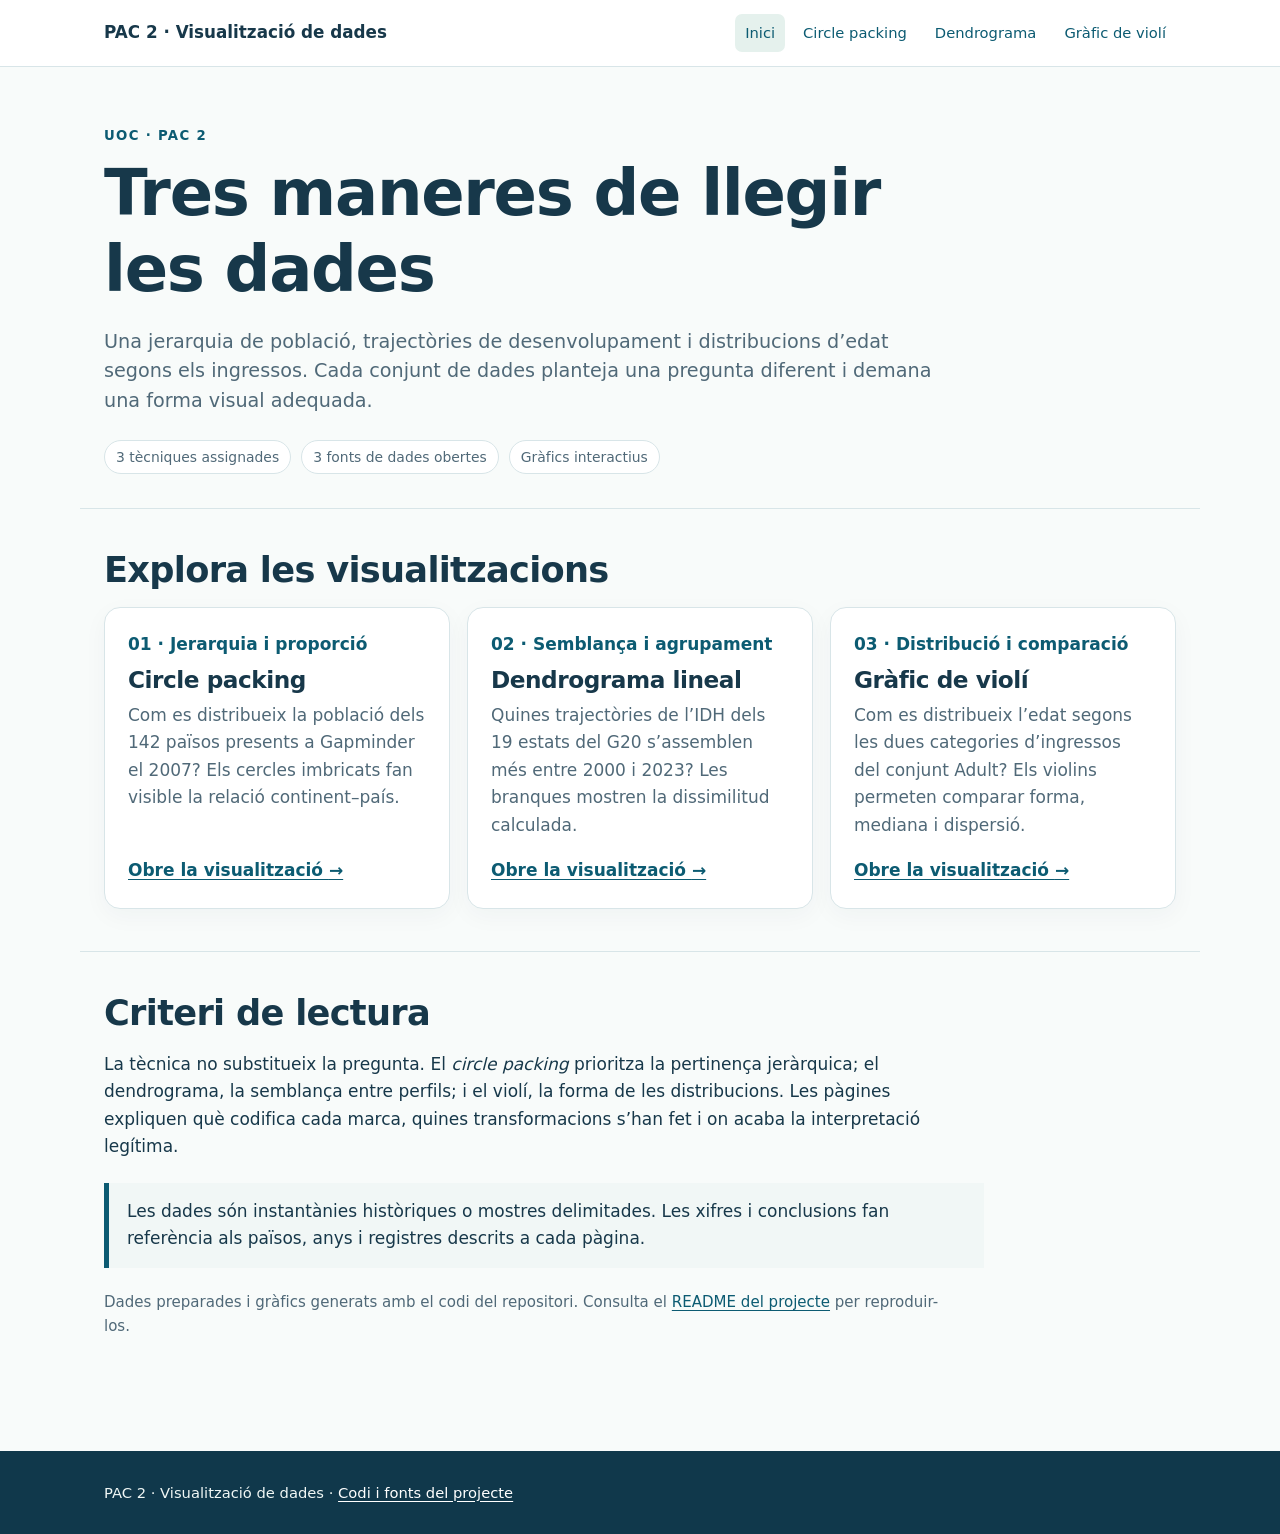
<file: index.html>
<!doctype html>
<html lang="ca">
<head>
  <meta charset="utf-8">
  <meta name="viewport" content="width=device-width, initial-scale=1">
  <meta name="description" content="PAC 2 de visualització de dades: circle packing, dendrograma lineal i gràfic de violí amb dades obertes.">
  <title>PAC 2 · Tres maneres de llegir les dades</title>
  <link rel="stylesheet" href="assets/site.css">
</head>
<body>
  <a class="skip" href="#contingut">Ves al contingut</a>
  <header class="site-header"><div class="header-inner">
    <a class="brand" href="index.html">PAC 2 · Visualització de dades</a>
    <nav class="top-nav" aria-label="Navegació principal">
      <a href="index.html" aria-current="page">Inici</a><a href="circle_packing.html">Circle packing</a><a href="dendrogram.html">Dendrograma</a><a href="violin_plot.html">Gràfic de violí</a>
    </nav>
  </div></header>
  <main id="contingut">
    <div class="container hero">
      <p class="eyebrow">UOC · PAC 2</p>
      <h1>Tres maneres de llegir les dades</h1>
      <p class="lede">Una jerarquia de població, trajectòries de desenvolupament i distribucions d’edat segons els ingressos. Cada conjunt de dades planteja una pregunta diferent i demana una forma visual adequada.</p>
      <ul class="meta-list"><li>3 tècniques assignades</li><li>3 fonts de dades obertes</li><li>Gràfics interactius</li></ul>
    </div>
    <section class="container section" aria-labelledby="explora">
      <h2 id="explora">Explora les visualitzacions</h2>
      <div class="cards">
        <article class="card"><span class="number">01 · Jerarquia i proporció</span><h2>Circle packing</h2><p>Com es distribueix la població dels 142 països presents a Gapminder el 2007? Els cercles imbricats fan visible la relació continent–país.</p><a href="circle_packing.html">Obre la visualització <span aria-hidden="true">→</span></a></article>
        <article class="card"><span class="number">02 · Semblança i agrupament</span><h2>Dendrograma lineal</h2><p>Quines trajectòries de l’IDH dels 19 estats del G20 s’assemblen més entre 2000 i 2023? Les branques mostren la dissimilitud calculada.</p><a href="dendrogram.html">Obre la visualització <span aria-hidden="true">→</span></a></article>
        <article class="card"><span class="number">03 · Distribució i comparació</span><h2>Gràfic de violí</h2><p>Com es distribueix l’edat segons les dues categories d’ingressos del conjunt Adult? Els violins permeten comparar forma, mediana i dispersió.</p><a href="violin_plot.html">Obre la visualització <span aria-hidden="true">→</span></a></article>
      </div>
    </section>
    <section class="container section" aria-labelledby="criteri">
      <h2 id="criteri">Criteri de lectura</h2>
      <p>La tècnica no substitueix la pregunta. El <em>circle packing</em> prioritza la pertinença jeràrquica; el dendrograma, la semblança entre perfils; i el violí, la forma de les distribucions. Les pàgines expliquen què codifica cada marca, quines transformacions s’han fet i on acaba la interpretació legítima.</p>
      <div class="callout"><p>Les dades són instantànies històriques o mostres delimitades. Les xifres i conclusions fan referència als països, anys i registres descrits a cada pàgina.</p></div>
      <p class="note">Dades preparades i gràfics generats amb el codi del repositori. Consulta el <a href="https://github.com/bertamoyano/UOC_dataViz_PAC2#readme">README del projecte</a> per reproduir-los.</p>
    </section>
  </main>
  <footer class="site-footer"><div class="container">PAC 2 · Visualització de dades · <a href="https://github.com/bertamoyano/UOC_dataViz_PAC2">Codi i fonts del projecte</a></div></footer>
</body>
</html>
</file>
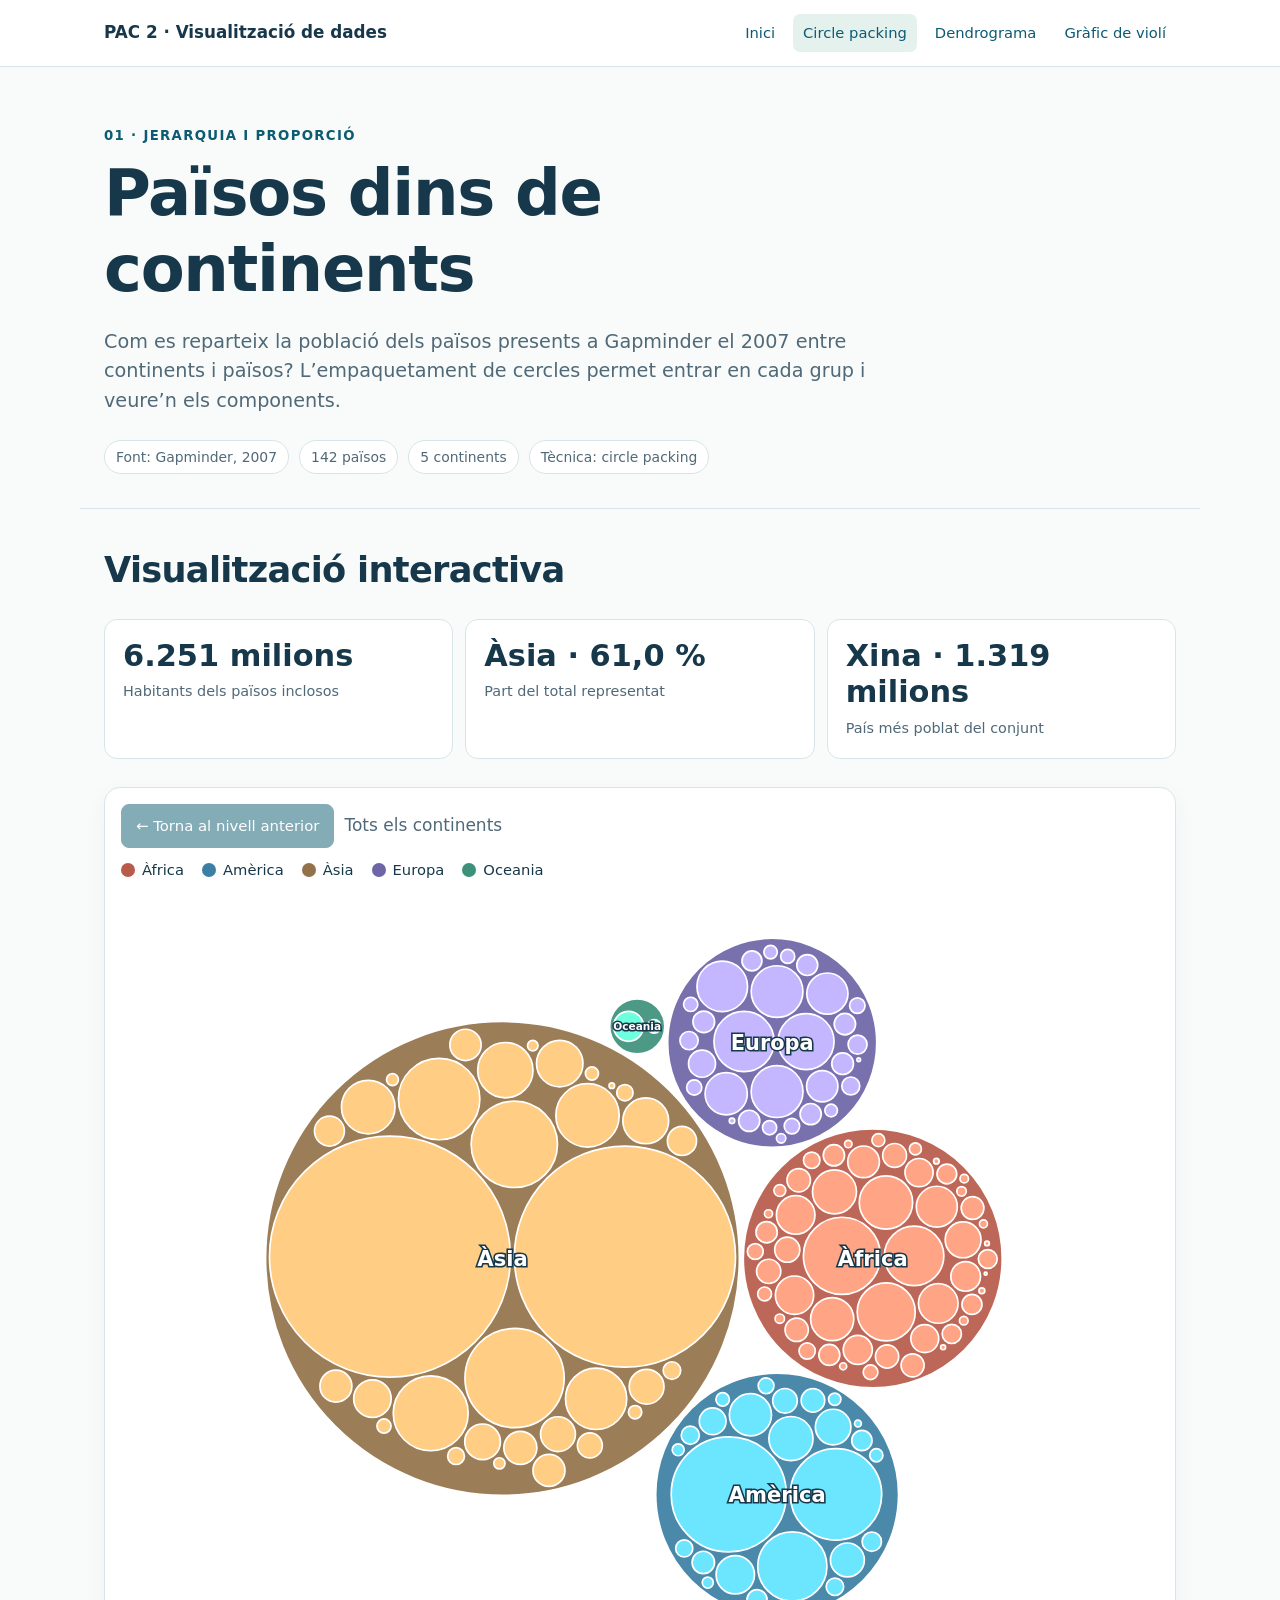
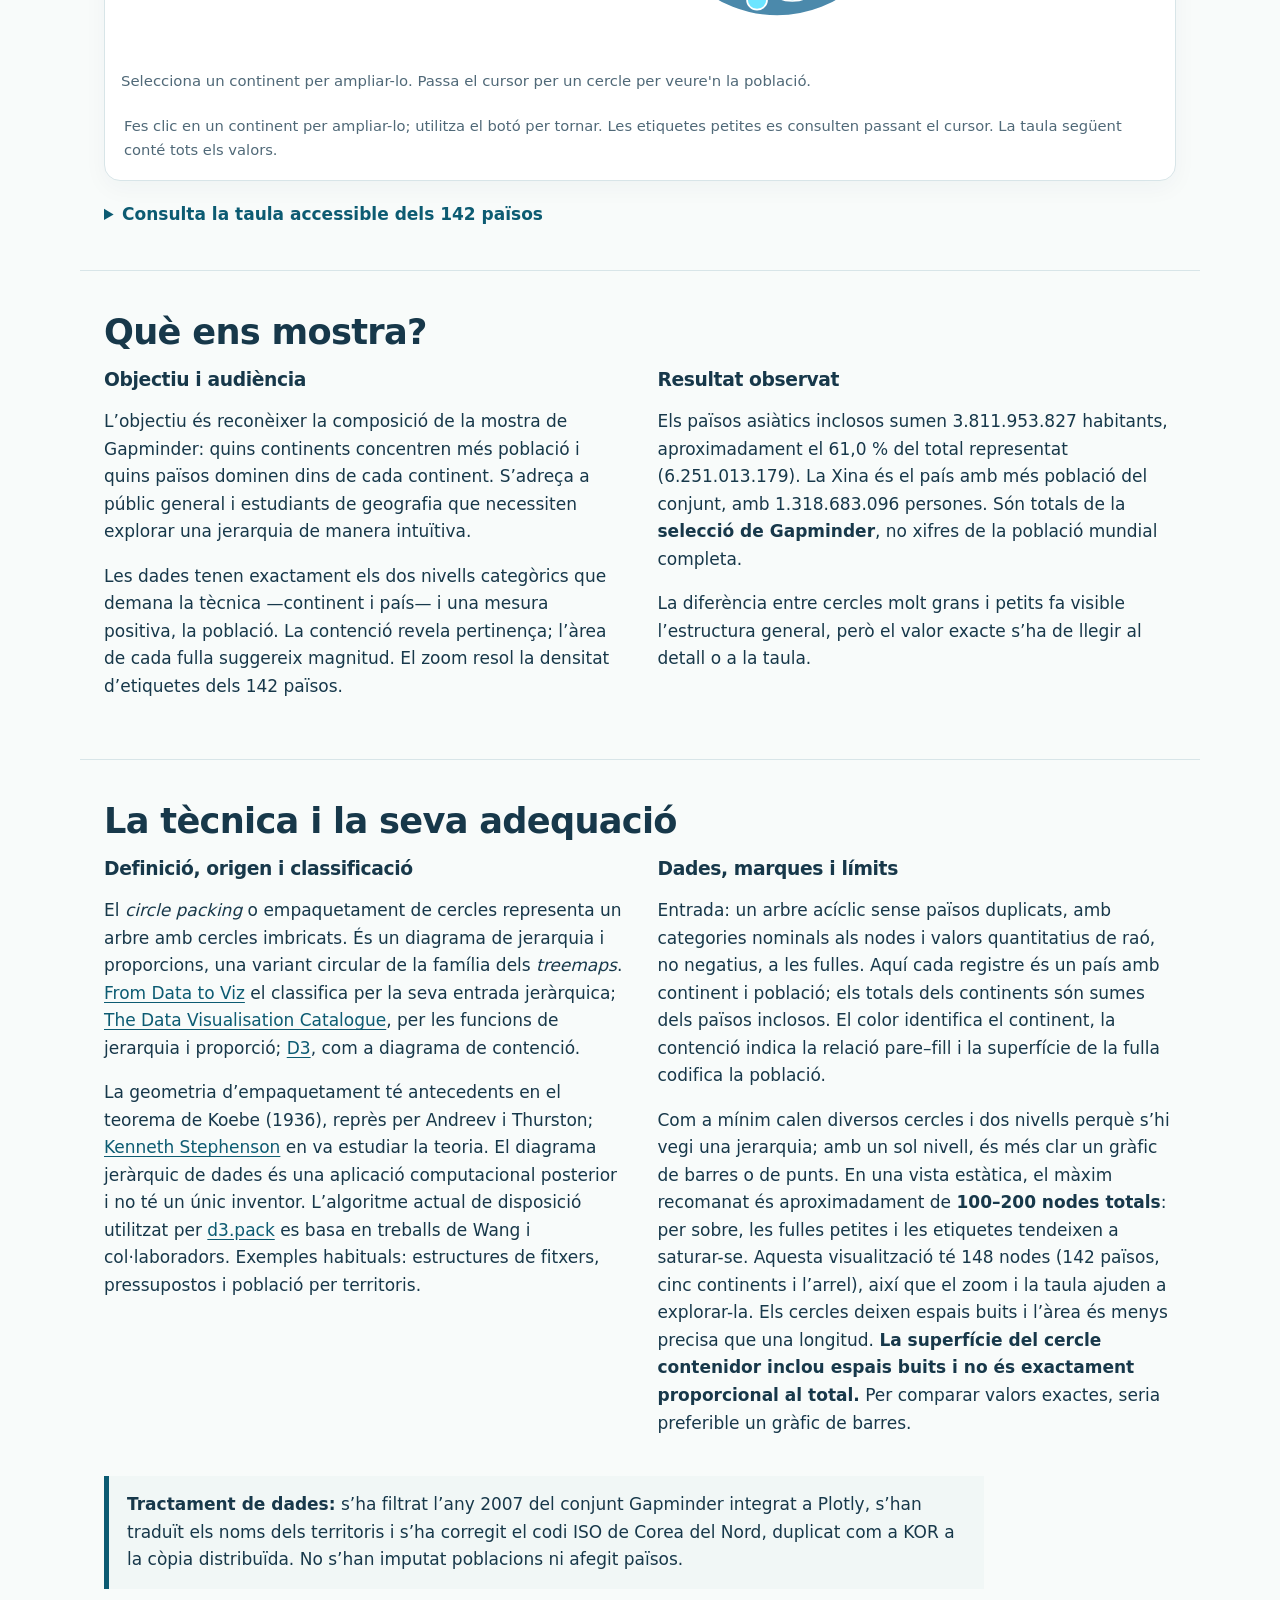
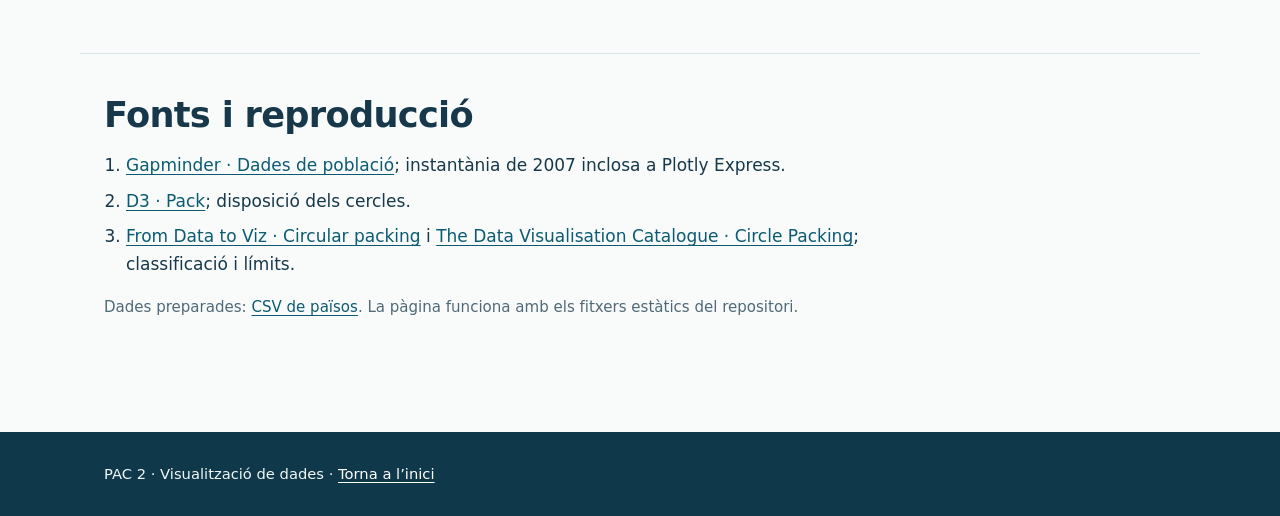
<file: circle_packing.html>
<!doctype html>
<html lang="ca">
<head>
  <meta charset="utf-8"><meta name="viewport" content="width=device-width, initial-scale=1">
  <meta name="description" content="Circle packing interactiu de la població de 142 països de Gapminder el 2007, amb teoria i interpretació.">
  <title>Circle packing · PAC 2</title><link rel="stylesheet" href="assets/site.css">
</head>
<body>
  <a class="skip" href="#contingut">Ves al contingut</a>
  <header class="site-header"><div class="header-inner"><a class="brand" href="index.html">PAC 2 · Visualització de dades</a><nav class="top-nav" aria-label="Navegació principal"><a href="index.html">Inici</a><a href="circle_packing.html" aria-current="page">Circle packing</a><a href="dendrogram.html">Dendrograma</a><a href="violin_plot.html">Gràfic de violí</a></nav></div></header>
  <main id="contingut">
    <div class="container hero"><p class="eyebrow">01 · Jerarquia i proporció</p><h1>Països dins de continents</h1><p class="lede">Com es reparteix la població dels països presents a Gapminder el 2007 entre continents i països? L’empaquetament de cercles permet entrar en cada grup i veure’n els components.</p><ul class="meta-list"><li>Font: Gapminder, 2007</li><li>142 països</li><li>5 continents</li><li>Tècnica: circle packing</li></ul></div>
    <section class="container section" aria-labelledby="grafica"><h2 id="grafica">Visualització interactiva</h2>
      <div class="stat-grid"><div class="stat"><strong>6.251 milions</strong><span>Habitants dels països inclosos</span></div><div class="stat"><strong>Àsia · 61,0 %</strong><span>Part del total representat</span></div><div class="stat"><strong>Xina · 1.319 milions</strong><span>País més poblat del conjunt</span></div></div>
      <div class="chart-panel">
        <div class="circle-controls"><button id="circle-back" type="button" disabled>← Torna al nivell anterior</button><span id="circle-breadcrumb" aria-live="polite">Tots els continents</span></div>
        <ul class="legend" aria-label="Colors dels continents"><li><span class="swatch" style="background:#b85b4a"></span>Àfrica</li><li><span class="swatch" style="background:#3c7fa4"></span>Amèrica</li><li><span class="swatch" style="background:#937249"></span>Àsia</li><li><span class="swatch" style="background:#6d65a6"></span>Europa</li><li><span class="swatch" style="background:#3d917b"></span>Oceania</li></ul>
        <svg id="circle-chart" role="group" aria-label="Cercles imbricats amb cinc continents i 142 països; la superfície dels cercles de país representa la població el 2007."></svg>
        <div id="circle-tooltip" role="status" aria-live="polite">S’estan carregant les dades.</div>
        <p class="chart-caption">Fes clic en un continent per ampliar-lo; utilitza el botó per tornar. Les etiquetes petites es consulten passant el cursor. La taula següent conté tots els valors.</p>
      </div>
      <details><summary>Consulta la taula accessible dels 142 països</summary><div class="table-wrap"><table id="circle-table"><thead><tr><th>País</th><th>Continent</th><th>Població (persones)</th></tr></thead><tbody id="circle-table-body"></tbody></table></div></details>
    </section>
    <section class="container section" aria-labelledby="lectura"><h2 id="lectura">Què ens mostra?</h2><div class="two-col"><div><h3>Objectiu i audiència</h3><p>L’objectiu és reconèixer la composició de la mostra de Gapminder: quins continents concentren més població i quins països dominen dins de cada continent. S’adreça a públic general i estudiants de geografia que necessiten explorar una jerarquia de manera intuïtiva.</p><p>Les dades tenen exactament els dos nivells categòrics que demana la tècnica —continent i país— i una mesura positiva, la població. La contenció revela pertinença; l’àrea de cada fulla suggereix magnitud. El zoom resol la densitat d’etiquetes dels 142 països.</p></div><div><h3>Resultat observat</h3><p>Els països asiàtics inclosos sumen 3.811.953.827 habitants, aproximadament el 61,0 % del total representat (6.251.013.179). La Xina és el país amb més població del conjunt, amb 1.318.683.096 persones. Són totals de la <strong>selecció de Gapminder</strong>, no xifres de la població mundial completa.</p><p>La diferència entre cercles molt grans i petits fa visible l’estructura general, però el valor exacte s’ha de llegir al detall o a la taula.</p></div></div></section>
    <section class="container section" aria-labelledby="teoria"><h2 id="teoria">La tècnica i la seva adequació</h2>
      <div class="two-col"><div><h3>Definició, origen i classificació</h3><p>El <em>circle packing</em> o empaquetament de cercles representa un arbre amb cercles imbricats. És un diagrama de jerarquia i proporcions, una variant circular de la família dels <em>treemaps</em>. <a href="https://www.data-to-viz.com/graph/circularpacking.html">From Data to Viz</a> el classifica per la seva entrada jeràrquica; <a href="https://datavizcatalogue.com/methods/circle_packing.html">The Data Visualisation Catalogue</a>, per les funcions de jerarquia i proporció; <a href="https://d3js.org/d3-hierarchy">D3</a>, com a diagrama de contenció.</p><p>La geometria d’empaquetament té antecedents en el teorema de Koebe (1936), reprès per Andreev i Thurston; <a href="https://www.circlepack.com/">Kenneth Stephenson</a> en va estudiar la teoria. El diagrama jeràrquic de dades és una aplicació computacional posterior i no té un únic inventor. L’algoritme actual de disposició utilitzat per <a href="https://d3js.org/d3-hierarchy/pack">d3.pack</a> es basa en treballs de Wang i col·laboradors. Exemples habituals: estructures de fitxers, pressupostos i població per territoris.</p></div><div><h3>Dades, marques i límits</h3><p>Entrada: un arbre acíclic sense països duplicats, amb categories nominals als nodes i valors quantitatius de raó, no negatius, a les fulles. Aquí cada registre és un país amb continent i població; els totals dels continents són sumes dels països inclosos. El color identifica el continent, la contenció indica la relació pare–fill i la superfície de la fulla codifica la població.</p><p>Com a mínim calen diversos cercles i dos nivells perquè s’hi vegi una jerarquia; amb un sol nivell, és més clar un gràfic de barres o de punts. En una vista estàtica, el màxim recomanat és aproximadament de <strong>100–200 nodes totals</strong>: per sobre, les fulles petites i les etiquetes tendeixen a saturar-se. Aquesta visualització té 148 nodes (142 països, cinc continents i l’arrel), així que el zoom i la taula ajuden a explorar-la. Els cercles deixen espais buits i l’àrea és menys precisa que una longitud. <strong>La superfície del cercle contenidor inclou espais buits i no és exactament proporcional al total.</strong> Per comparar valors exactes, seria preferible un gràfic de barres.</p></div></div>
      <div class="callout"><p><strong>Tractament de dades:</strong> s’ha filtrat l’any 2007 del conjunt Gapminder integrat a Plotly, s’han traduït els noms dels territoris i s’ha corregit el codi ISO de Corea del Nord, duplicat com a KOR a la còpia distribuïda. No s’han imputat poblacions ni afegit països.</p></div>
    </section>
    <section class="container section" aria-labelledby="fonts"><h2 id="fonts">Fonts i reproducció</h2><ol class="refs"><li><a href="https://www.gapminder.org/data/">Gapminder · Dades de població</a>; instantània de 2007 inclosa a Plotly Express.</li><li><a href="https://d3js.org/d3-hierarchy/pack">D3 · Pack</a>; disposició dels cercles.</li><li><a href="https://www.data-to-viz.com/graph/circularpacking.html">From Data to Viz · Circular packing</a> i <a href="https://datavizcatalogue.com/methods/circle_packing.html">The Data Visualisation Catalogue · Circle Packing</a>; classificació i límits.</li></ol><p class="note">Dades preparades: <a href="data/circle.csv">CSV de països</a>. La pàgina funciona amb els fitxers estàtics del repositori.</p></section>
  </main>
  <footer class="site-footer"><div class="container">PAC 2 · Visualització de dades · <a href="index.html">Torna a l’inici</a></div></footer>
  <script src="assets/d3.v7.min.js"></script><script src="assets/circle-data.js"></script><script src="assets/circle.js"></script>
</body>
</html>
</file>
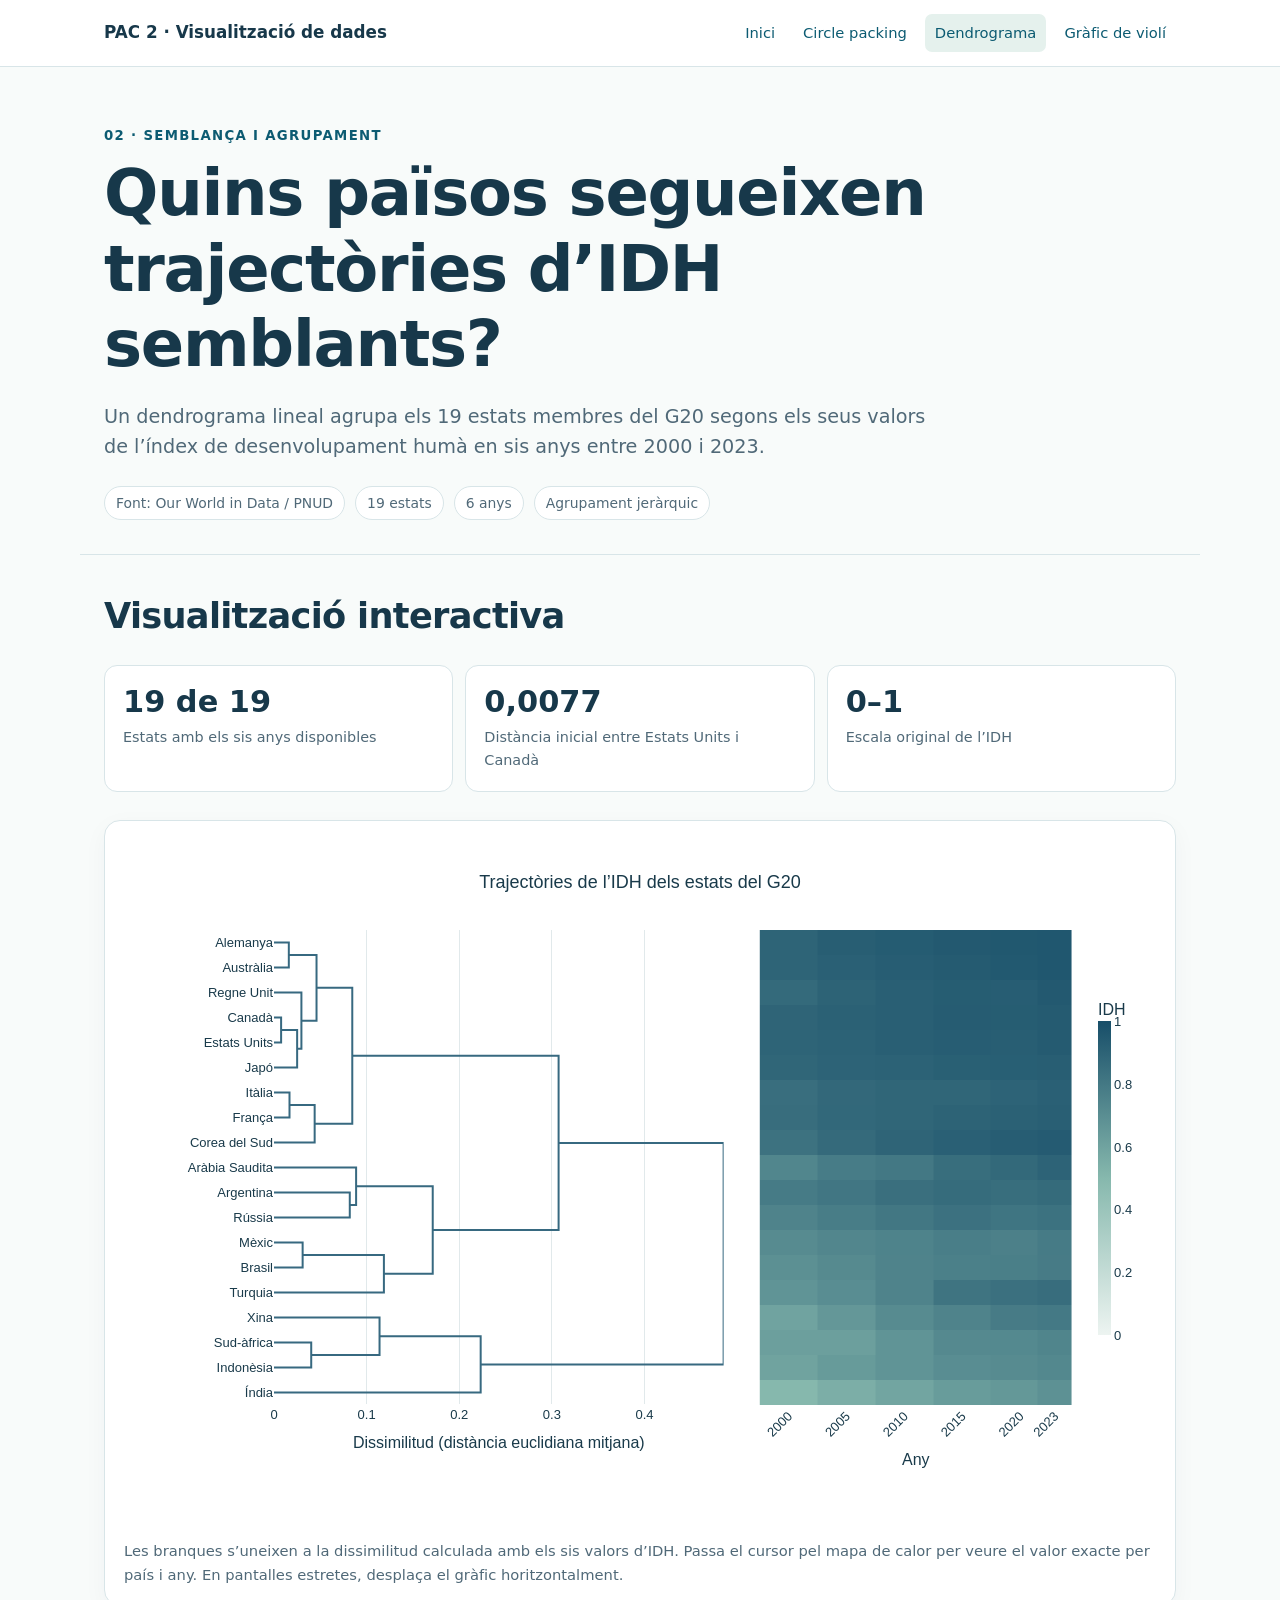
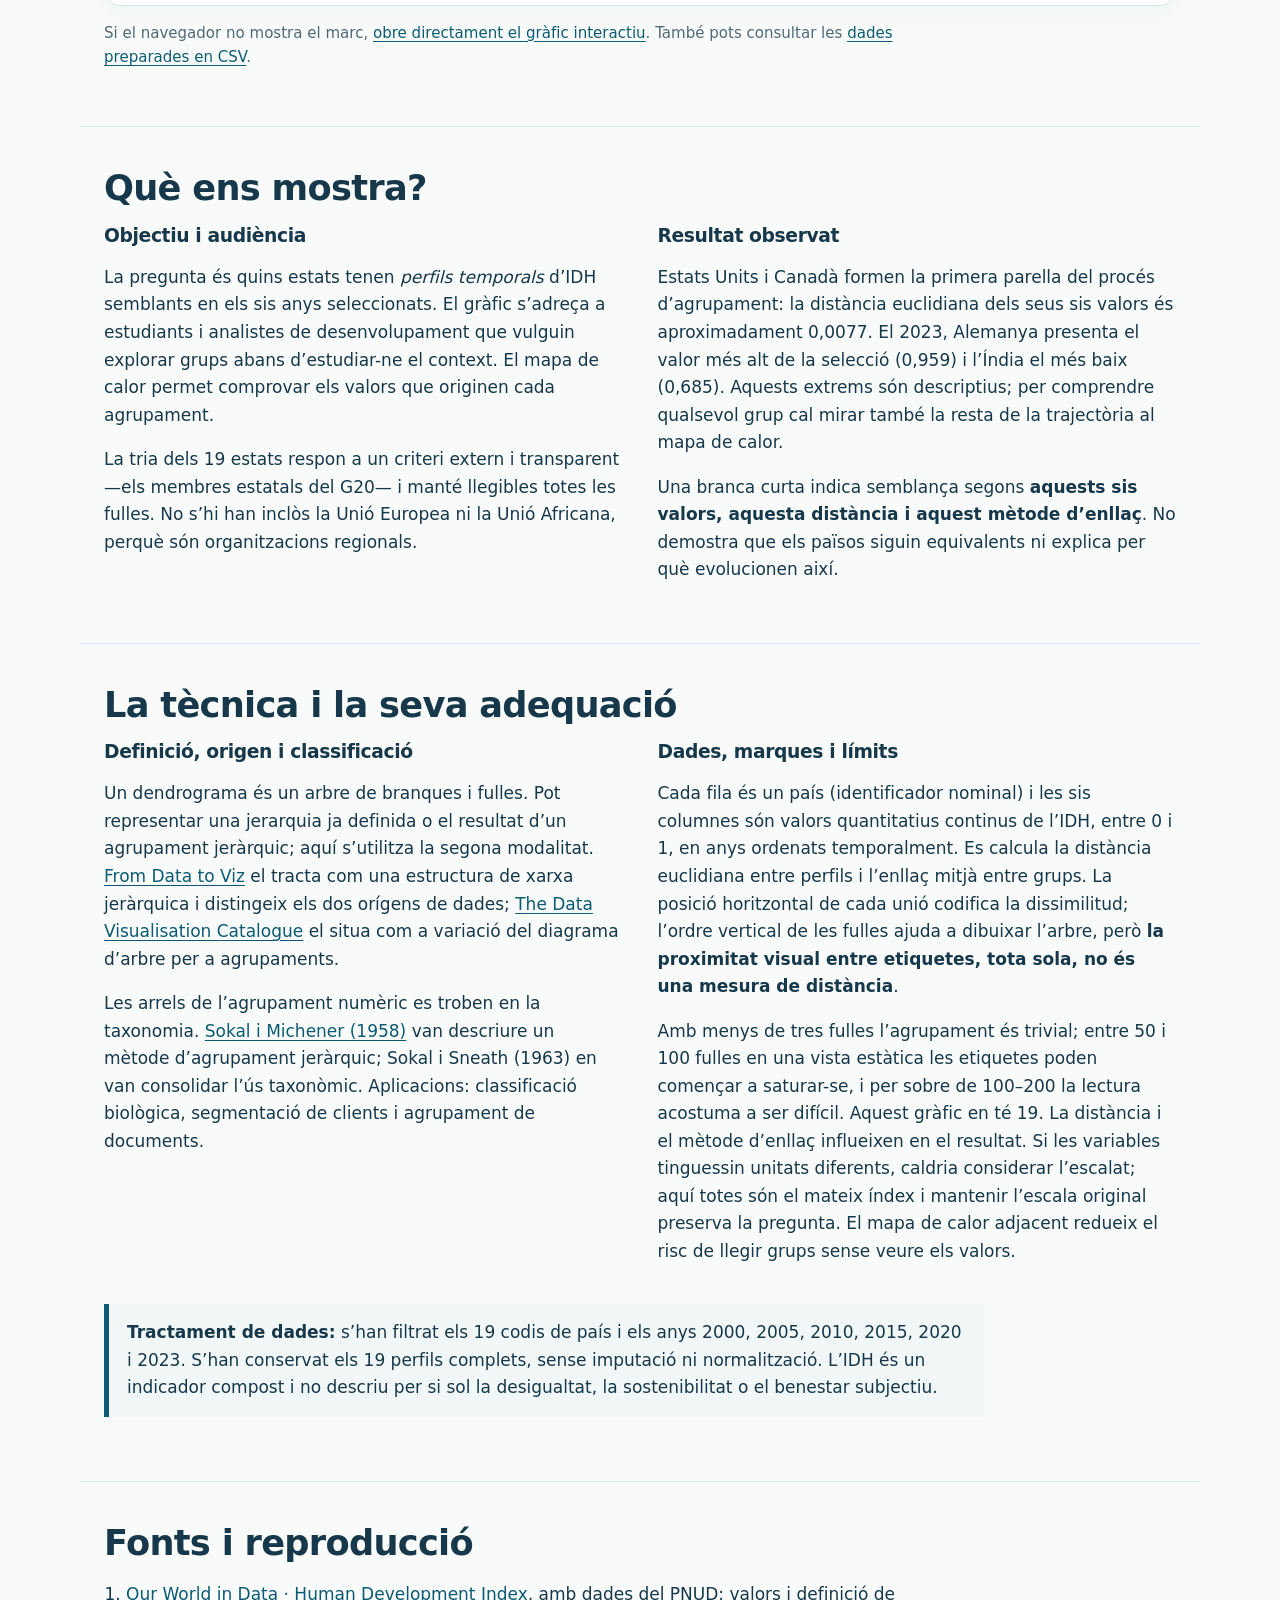
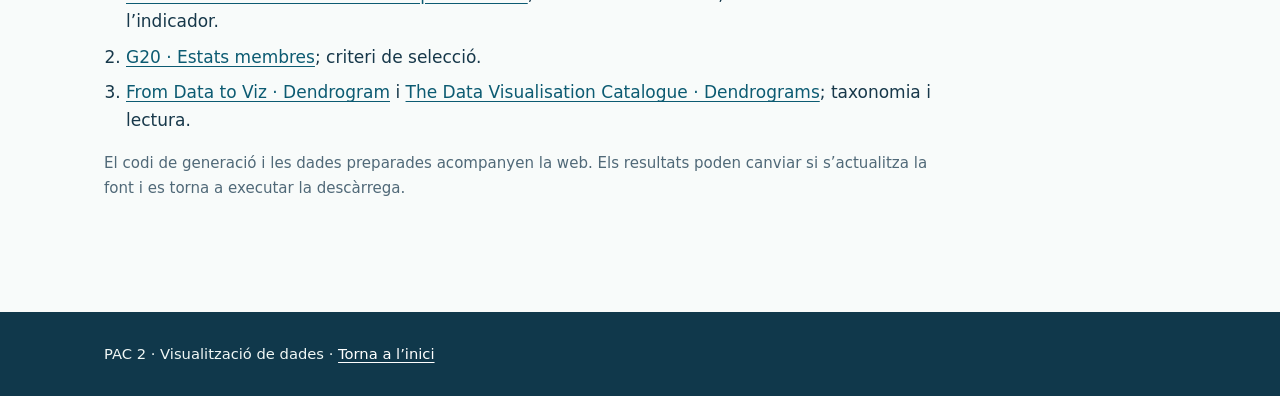
<file: dendrogram.html>
<!doctype html>
<html lang="ca">
<head>
  <meta charset="utf-8"><meta name="viewport" content="width=device-width, initial-scale=1">
  <meta name="description" content="Dendrograma lineal interactiu de les trajectòries de l'IDH dels 19 estats del G20 entre 2000 i 2023.">
  <title>Dendrograma lineal · PAC 2</title><link rel="stylesheet" href="assets/site.css">
</head>
<body>
  <a class="skip" href="#contingut">Ves al contingut</a>
  <header class="site-header"><div class="header-inner"><a class="brand" href="index.html">PAC 2 · Visualització de dades</a><nav class="top-nav" aria-label="Navegació principal"><a href="index.html">Inici</a><a href="circle_packing.html">Circle packing</a><a href="dendrogram.html" aria-current="page">Dendrograma</a><a href="violin_plot.html">Gràfic de violí</a></nav></div></header>
  <main id="contingut">
    <div class="container hero"><p class="eyebrow">02 · Semblança i agrupament</p><h1>Quins països segueixen trajectòries d’IDH semblants?</h1><p class="lede">Un dendrograma lineal agrupa els 19 estats membres del G20 segons els seus valors de l’índex de desenvolupament humà en sis anys entre 2000 i 2023.</p><ul class="meta-list"><li>Font: Our World in Data / PNUD</li><li>19 estats</li><li>6 anys</li><li>Agrupament jeràrquic</li></ul></div>
    <section class="container section" aria-labelledby="grafica"><h2 id="grafica">Visualització interactiva</h2>
      <div class="stat-grid"><div class="stat"><strong>19 de 19</strong><span>Estats amb els sis anys disponibles</span></div><div class="stat"><strong>0,0077</strong><span>Distància inicial entre Estats Units i Canadà</span></div><div class="stat"><strong>0–1</strong><span>Escala original de l’IDH</span></div></div>
      <div class="chart-panel"><div class="chart-scroll"><iframe class="chart-frame" src="figures/dendrogram.html" title="Dendrograma lineal i mapa de calor de l’IDH dels 19 estats del G20" loading="lazy"></iframe></div><p class="chart-caption">Les branques s’uneixen a la dissimilitud calculada amb els sis valors d’IDH. Passa el cursor pel mapa de calor per veure el valor exacte per país i any. En pantalles estretes, desplaça el gràfic horitzontalment.</p></div>
      <p class="note">Si el navegador no mostra el marc, <a href="figures/dendrogram.html">obre directament el gràfic interactiu</a>. També pots consultar les <a href="data/dendrogram.csv">dades preparades en CSV</a>.</p>
    </section>
    <section class="container section" aria-labelledby="lectura"><h2 id="lectura">Què ens mostra?</h2><div class="two-col"><div><h3>Objectiu i audiència</h3><p>La pregunta és quins estats tenen <em>perfils temporals</em> d’IDH semblants en els sis anys seleccionats. El gràfic s’adreça a estudiants i analistes de desenvolupament que vulguin explorar grups abans d’estudiar-ne el context. El mapa de calor permet comprovar els valors que originen cada agrupament.</p><p>La tria dels 19 estats respon a un criteri extern i transparent —els membres estatals del G20— i manté llegibles totes les fulles. No s’hi han inclòs la Unió Europea ni la Unió Africana, perquè són organitzacions regionals.</p></div><div><h3>Resultat observat</h3><p>Estats Units i Canadà formen la primera parella del procés d’agrupament: la distància euclidiana dels seus sis valors és aproximadament 0,0077. El 2023, Alemanya presenta el valor més alt de la selecció (0,959) i l’Índia el més baix (0,685). Aquests extrems són descriptius; per comprendre qualsevol grup cal mirar també la resta de la trajectòria al mapa de calor.</p><p>Una branca curta indica semblança segons <strong>aquests sis valors, aquesta distància i aquest mètode d’enllaç</strong>. No demostra que els països siguin equivalents ni explica per què evolucionen així.</p></div></div></section>
    <section class="container section" aria-labelledby="teoria"><h2 id="teoria">La tècnica i la seva adequació</h2><div class="two-col"><div><h3>Definició, origen i classificació</h3><p>Un dendrograma és un arbre de branques i fulles. Pot representar una jerarquia ja definida o el resultat d’un agrupament jeràrquic; aquí s’utilitza la segona modalitat. <a href="https://www.data-to-viz.com/graph/dendrogram.html">From Data to Viz</a> el tracta com una estructura de xarxa jeràrquica i distingeix els dos orígens de dades; <a href="https://datavizcatalogue.com/blog/chart-snapshot-dendrogram/">The Data Visualisation Catalogue</a> el situa com a variació del diagrama d’arbre per a agrupaments.</p><p>Les arrels de l’agrupament numèric es troben en la taxonomia. <a href="https://knowledgecenter.cimmyt.org/cgi-bin/koha/opac-detail.pl?biblionumber=20494">Sokal i Michener (1958)</a> van descriure un mètode d’agrupament jeràrquic; Sokal i Sneath (1963) en van consolidar l’ús taxonòmic. Aplicacions: classificació biològica, segmentació de clients i agrupament de documents.</p></div><div><h3>Dades, marques i límits</h3><p>Cada fila és un país (identificador nominal) i les sis columnes són valors quantitatius continus de l’IDH, entre 0 i 1, en anys ordenats temporalment. Es calcula la distància euclidiana entre perfils i l’enllaç mitjà entre grups. La posició horitzontal de cada unió codifica la dissimilitud; l’ordre vertical de les fulles ajuda a dibuixar l’arbre, però <strong>la proximitat visual entre etiquetes, tota sola, no és una mesura de distància</strong>.</p><p>Amb menys de tres fulles l’agrupament és trivial; entre 50 i 100 fulles en una vista estàtica les etiquetes poden començar a saturar-se, i per sobre de 100–200 la lectura acostuma a ser difícil. Aquest gràfic en té 19. La distància i el mètode d’enllaç influeixen en el resultat. Si les variables tinguessin unitats diferents, caldria considerar l’escalat; aquí totes són el mateix índex i mantenir l’escala original preserva la pregunta. El mapa de calor adjacent redueix el risc de llegir grups sense veure els valors.</p></div></div><div class="callout"><p><strong>Tractament de dades:</strong> s’han filtrat els 19 codis de país i els anys 2000, 2005, 2010, 2015, 2020 i 2023. S’han conservat els 19 perfils complets, sense imputació ni normalització. L’IDH és un indicador compost i no descriu per si sol la desigualtat, la sostenibilitat o el benestar subjectiu.</p></div></section>
    <section class="container section" aria-labelledby="fonts"><h2 id="fonts">Fonts i reproducció</h2><ol class="refs"><li><a href="https://ourworldindata.org/grapher/human-development-index">Our World in Data · Human Development Index</a>, amb dades del PNUD; valors i definició de l’indicador.</li><li><a href="https://www.gov.br/g20/en/about-the-g20">G20 · Estats membres</a>; criteri de selecció.</li><li><a href="https://www.data-to-viz.com/graph/dendrogram.html">From Data to Viz · Dendrogram</a> i <a href="https://datavizcatalogue.com/blog/chart-snapshot-dendrogram/">The Data Visualisation Catalogue · Dendrograms</a>; taxonomia i lectura.</li></ol><p class="note">El codi de generació i les dades preparades acompanyen la web. Els resultats poden canviar si s’actualitza la font i es torna a executar la descàrrega.</p></section>
  </main>
  <footer class="site-footer"><div class="container">PAC 2 · Visualització de dades · <a href="index.html">Torna a l’inici</a></div></footer>
</body>
</html>
</file>
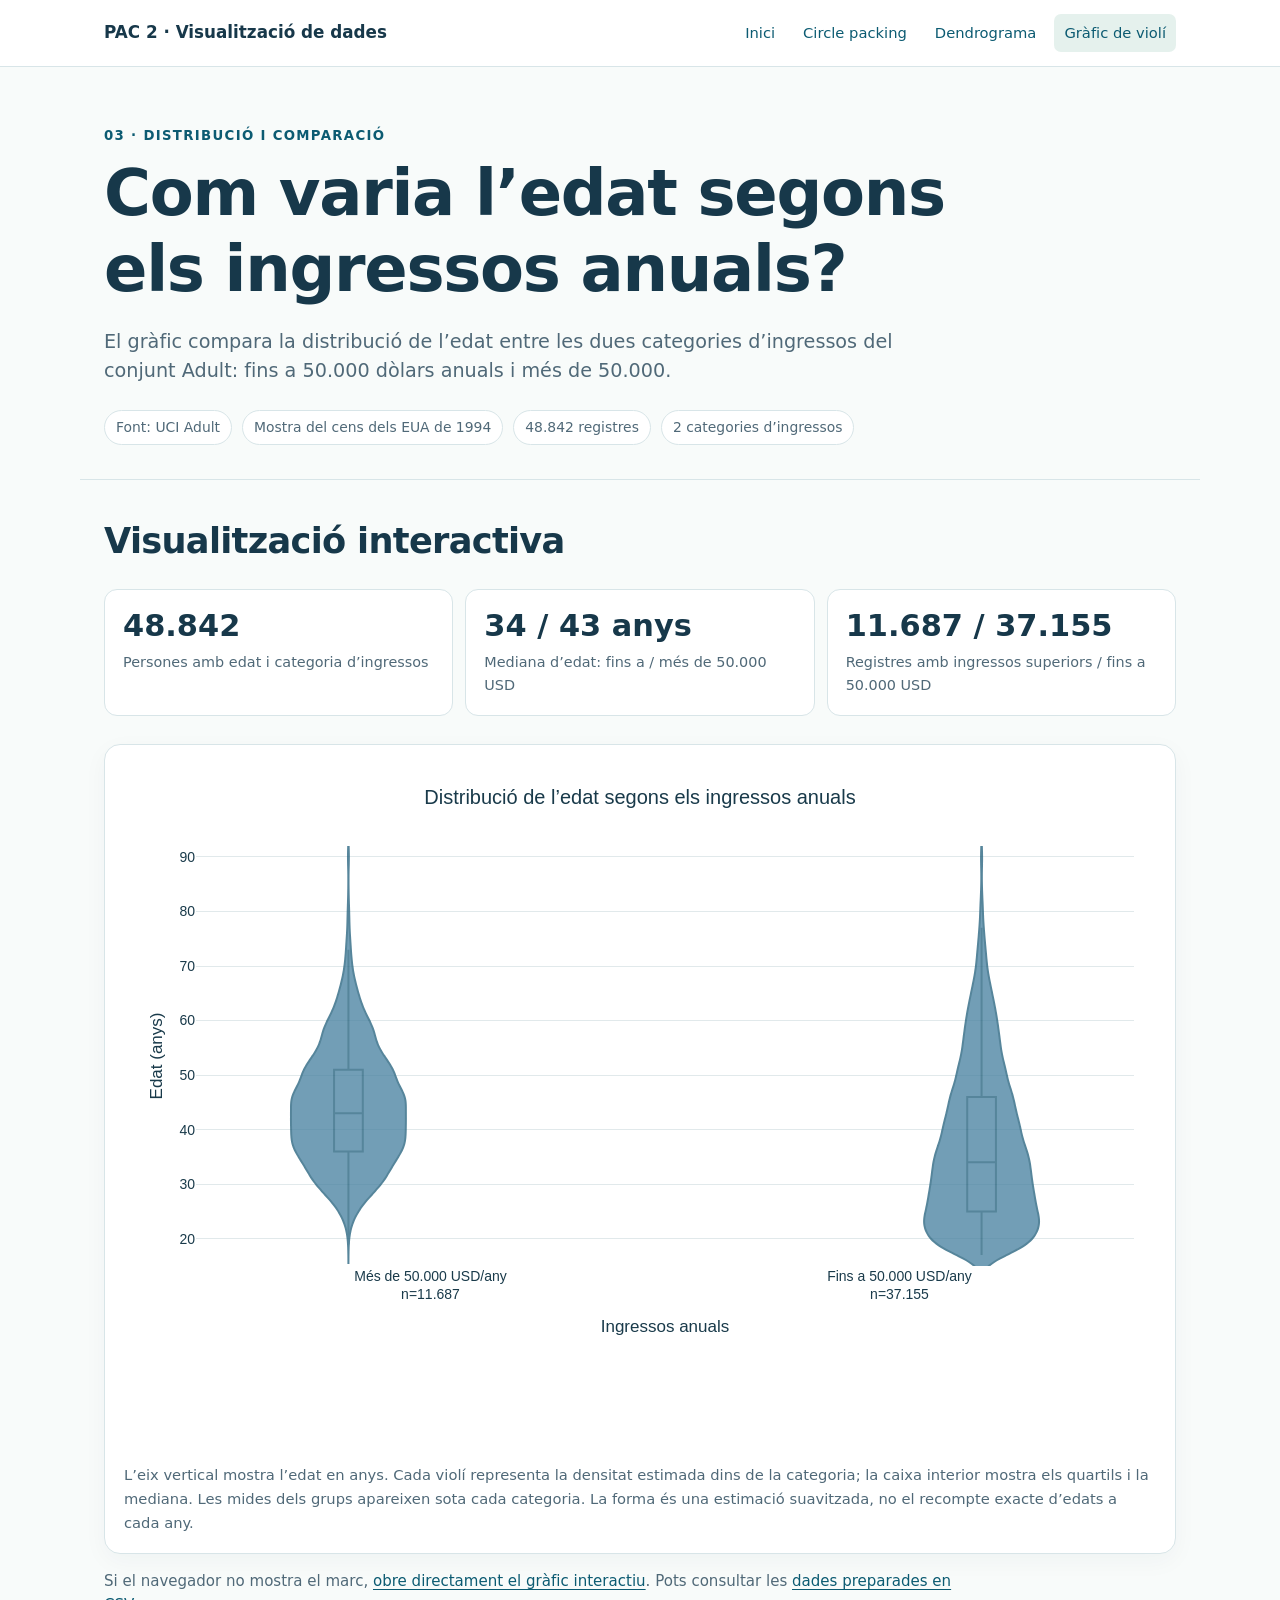
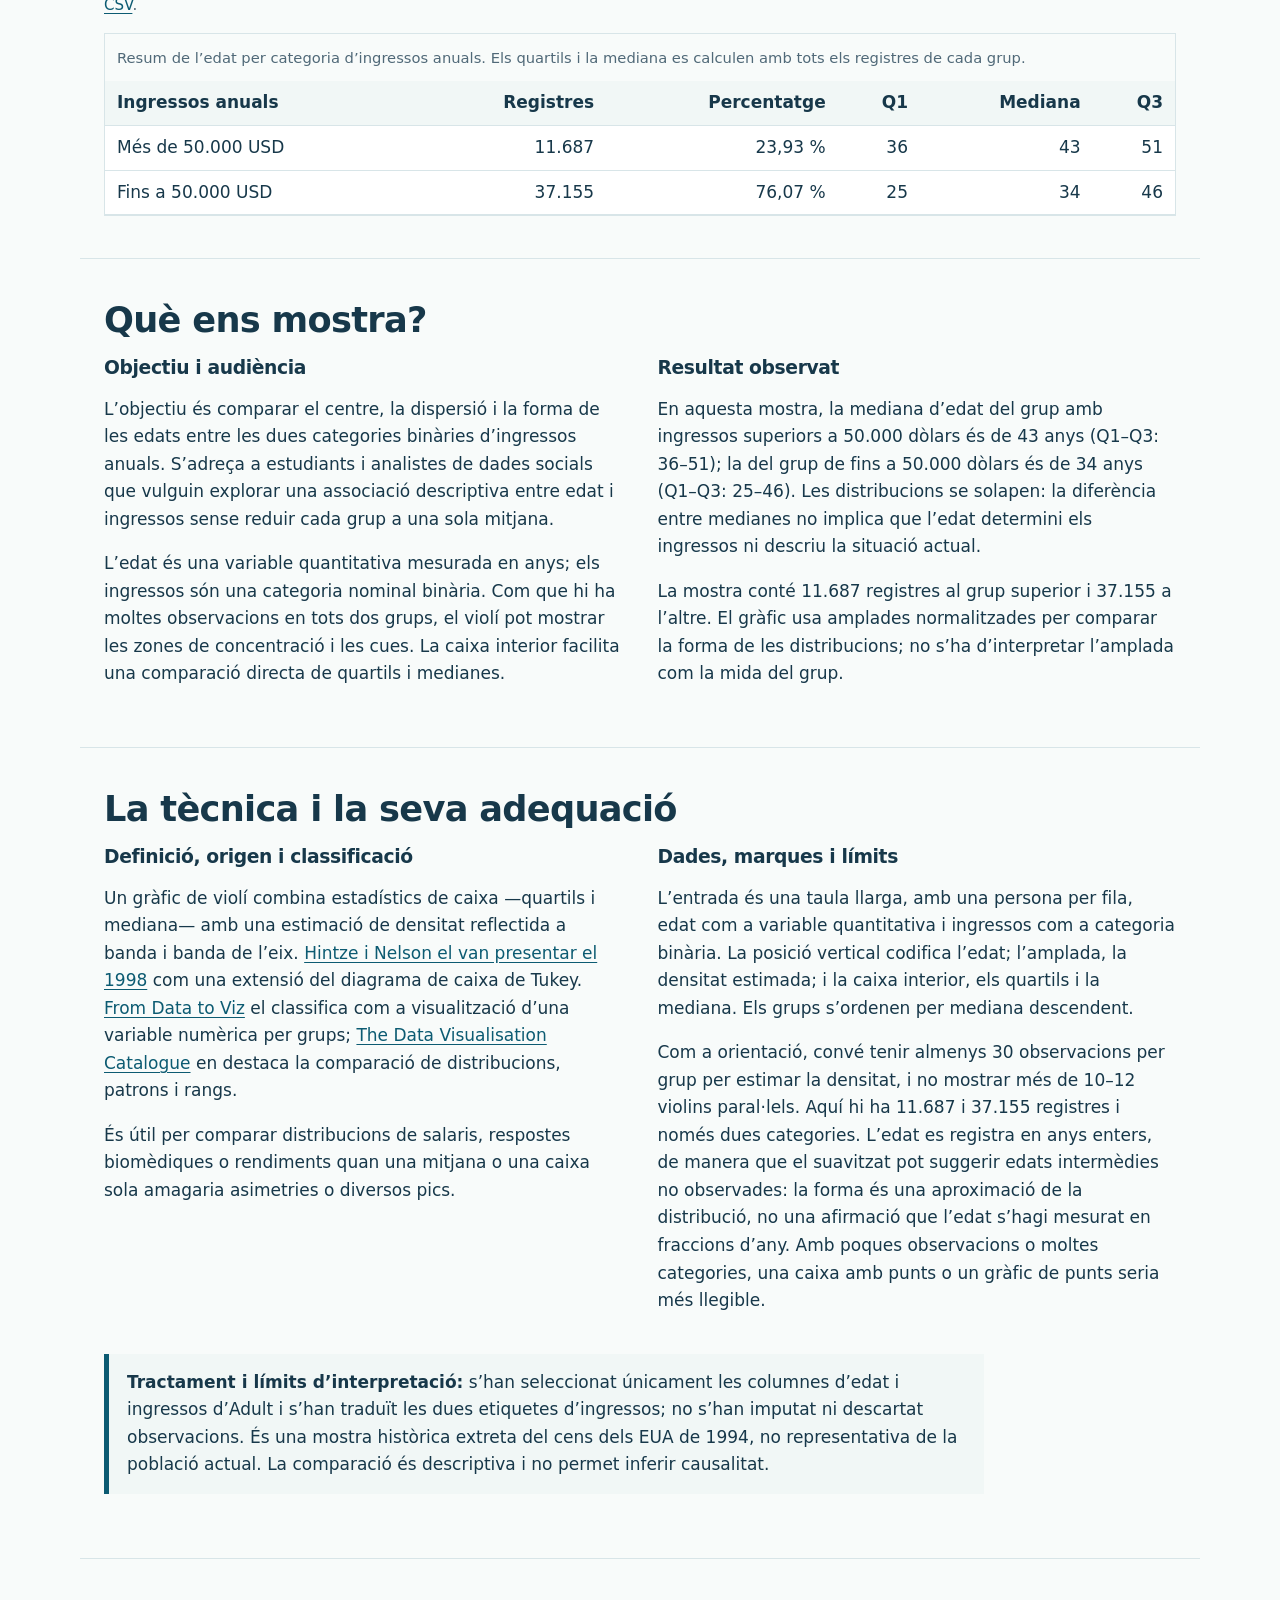
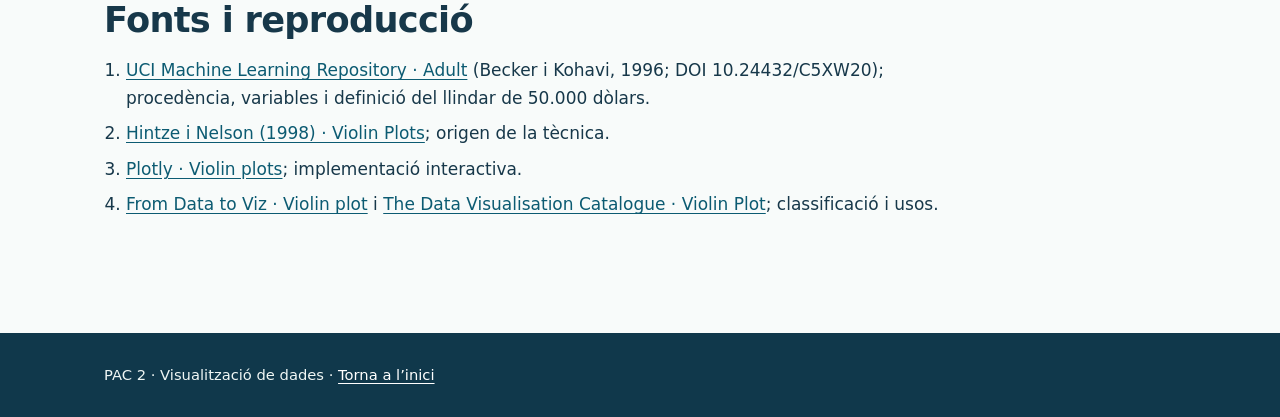
<file: violin_plot.html>
<!doctype html>
<html lang="ca">
<head>
  <meta charset="utf-8"><meta name="viewport" content="width=device-width, initial-scale=1">
  <meta name="description" content="Gràfic de violí interactiu que compara la distribució de l’edat segons els ingressos anuals al conjunt Adult de 1994.">
  <title>Gràfic de violí · PAC 2</title><link rel="stylesheet" href="assets/site.css">
</head>
<body>
  <a class="skip" href="#contingut">Ves al contingut</a>
  <header class="site-header"><div class="header-inner"><a class="brand" href="index.html">PAC 2 · Visualització de dades</a><nav class="top-nav" aria-label="Navegació principal"><a href="index.html">Inici</a><a href="circle_packing.html">Circle packing</a><a href="dendrogram.html">Dendrograma</a><a href="violin_plot.html" aria-current="page">Gràfic de violí</a></nav></div></header>
  <main id="contingut">
    <div class="container hero"><p class="eyebrow">03 · Distribució i comparació</p><h1>Com varia l’edat segons els ingressos anuals?</h1><p class="lede">El gràfic compara la distribució de l’edat entre les dues categories d’ingressos del conjunt Adult: fins a 50.000 dòlars anuals i més de 50.000.</p><ul class="meta-list"><li>Font: UCI Adult</li><li>Mostra del cens dels EUA de 1994</li><li>48.842 registres</li><li>2 categories d’ingressos</li></ul></div>
    <section class="container section" aria-labelledby="grafica"><h2 id="grafica">Visualització interactiva</h2>
      <div class="stat-grid"><div class="stat"><strong>48.842</strong><span>Persones amb edat i categoria d’ingressos</span></div><div class="stat"><strong>34 / 43 anys</strong><span>Mediana d’edat: fins a / més de 50.000 USD</span></div><div class="stat"><strong>11.687 / 37.155</strong><span>Registres amb ingressos superiors / fins a 50.000 USD</span></div></div>
      <div class="chart-panel"><div class="chart-scroll"><iframe class="chart-frame" src="figures/violin_plot.html" title="Gràfic de violí de l’edat per a les dues categories d’ingressos anuals del conjunt Adult" loading="lazy"></iframe></div><p class="chart-caption">L’eix vertical mostra l’edat en anys. Cada violí representa la densitat estimada dins de la categoria; la caixa interior mostra els quartils i la mediana. Les mides dels grups apareixen sota cada categoria. La forma és una estimació suavitzada, no el recompte exacte d’edats a cada any.</p></div>
      <p class="note">Si el navegador no mostra el marc, <a href="figures/violin_plot.html">obre directament el gràfic interactiu</a>. Pots consultar les <a href="data/violin.csv">dades preparades en CSV</a>.</p>
      <div class="table-wrap"><table class="data-table"><caption>Resum de l’edat per categoria d’ingressos anuals. Els quartils i la mediana es calculen amb tots els registres de cada grup.</caption><thead><tr><th>Ingressos anuals</th><th>Registres</th><th>Percentatge</th><th>Q1</th><th>Mediana</th><th>Q3</th></tr></thead><tbody><tr><td>Més de 50.000 USD</td><td>11.687</td><td>23,93 %</td><td>36</td><td>43</td><td>51</td></tr><tr><td>Fins a 50.000 USD</td><td>37.155</td><td>76,07 %</td><td>25</td><td>34</td><td>46</td></tr></tbody></table></div>
    </section>
    <section class="container section" aria-labelledby="lectura"><h2 id="lectura">Què ens mostra?</h2><div class="two-col"><div><h3>Objectiu i audiència</h3><p>L’objectiu és comparar el centre, la dispersió i la forma de les edats entre les dues categories binàries d’ingressos anuals. S’adreça a estudiants i analistes de dades socials que vulguin explorar una associació descriptiva entre edat i ingressos sense reduir cada grup a una sola mitjana.</p><p>L’edat és una variable quantitativa mesurada en anys; els ingressos són una categoria nominal binària. Com que hi ha moltes observacions en tots dos grups, el violí pot mostrar les zones de concentració i les cues. La caixa interior facilita una comparació directa de quartils i medianes.</p></div><div><h3>Resultat observat</h3><p>En aquesta mostra, la mediana d’edat del grup amb ingressos superiors a 50.000 dòlars és de 43 anys (Q1–Q3: 36–51); la del grup de fins a 50.000 dòlars és de 34 anys (Q1–Q3: 25–46). Les distribucions se solapen: la diferència entre medianes no implica que l’edat determini els ingressos ni descriu la situació actual.</p><p>La mostra conté 11.687 registres al grup superior i 37.155 a l’altre. El gràfic usa amplades normalitzades per comparar la forma de les distribucions; no s’ha d’interpretar l’amplada com la mida del grup.</p></div></div></section>
    <section class="container section" aria-labelledby="teoria"><h2 id="teoria">La tècnica i la seva adequació</h2><div class="two-col"><div><h3>Definició, origen i classificació</h3><p>Un gràfic de violí combina estadístics de caixa —quartils i mediana— amb una estimació de densitat reflectida a banda i banda de l’eix. <a href="https://doi.org/10.1080/00031305.1998.10480559">Hintze i Nelson el van presentar el 1998</a> com una extensió del diagrama de caixa de Tukey. <a href="https://www.data-to-viz.com/graph/violin">From Data to Viz</a> el classifica com a visualització d’una variable numèrica per grups; <a href="https://datavizcatalogue.com/methods/violin_plot.html">The Data Visualisation Catalogue</a> en destaca la comparació de distribucions, patrons i rangs.</p><p>És útil per comparar distribucions de salaris, respostes biomèdiques o rendiments quan una mitjana o una caixa sola amagaria asimetries o diversos pics.</p></div><div><h3>Dades, marques i límits</h3><p>L’entrada és una taula llarga, amb una persona per fila, edat com a variable quantitativa i ingressos com a categoria binària. La posició vertical codifica l’edat; l’amplada, la densitat estimada; i la caixa interior, els quartils i la mediana. Els grups s’ordenen per mediana descendent.</p><p>Com a orientació, convé tenir almenys 30 observacions per grup per estimar la densitat, i no mostrar més de 10–12 violins paral·lels. Aquí hi ha 11.687 i 37.155 registres i només dues categories. L’edat es registra en anys enters, de manera que el suavitzat pot suggerir edats intermèdies no observades: la forma és una aproximació de la distribució, no una afirmació que l’edat s’hagi mesurat en fraccions d’any. Amb poques observacions o moltes categories, una caixa amb punts o un gràfic de punts seria més llegible.</p></div></div><div class="callout"><p><strong>Tractament i límits d’interpretació:</strong> s’han seleccionat únicament les columnes d’edat i ingressos d’Adult i s’han traduït les dues etiquetes d’ingressos; no s’han imputat ni descartat observacions. És una mostra històrica extreta del cens dels EUA de 1994, no representativa de la població actual. La comparació és descriptiva i no permet inferir causalitat.</p></div></section>
    <section class="container section" aria-labelledby="fonts"><h2 id="fonts">Fonts i reproducció</h2><ol class="refs"><li><a href="https://archive.ics.uci.edu/dataset/2/adult">UCI Machine Learning Repository · Adult</a> (Becker i Kohavi, 1996; DOI 10.24432/C5XW20); procedència, variables i definició del llindar de 50.000 dòlars.</li><li><a href="https://doi.org/10.1080/00031305.1998.10480559">Hintze i Nelson (1998) · Violin Plots</a>; origen de la tècnica.</li><li><a href="https://plotly.com/python/violin-plots/">Plotly · Violin plots</a>; implementació interactiva.</li><li><a href="https://www.data-to-viz.com/graph/violin">From Data to Viz · Violin plot</a> i <a href="https://datavizcatalogue.com/methods/violin_plot.html">The Data Visualisation Catalogue · Violin Plot</a>; classificació i usos.</li></ol></section>
  </main>
  <footer class="site-footer"><div class="container">PAC 2 · Visualització de dades · <a href="index.html">Torna a l’inici</a></div></footer>
</body>
</html>
</file>
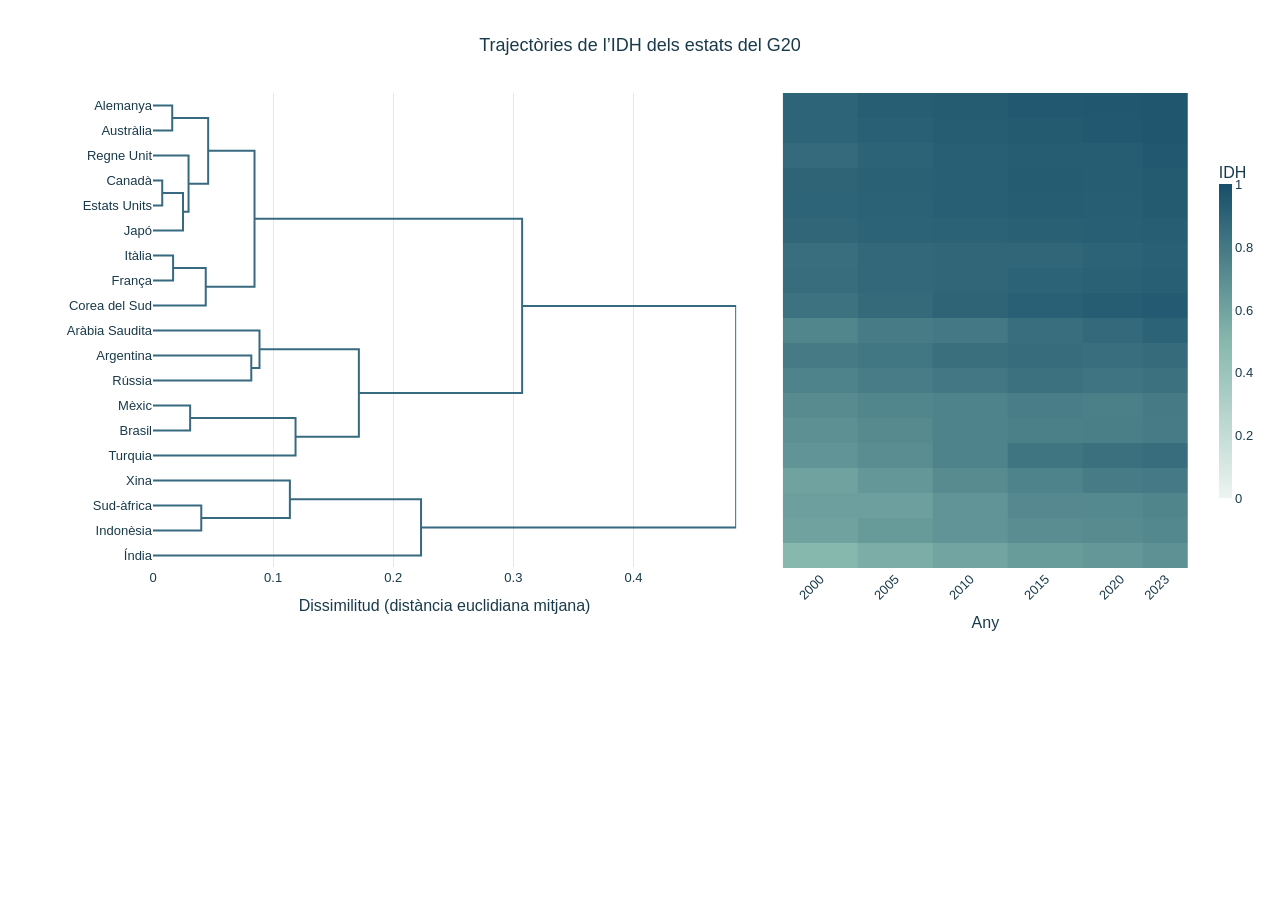
<file: figures/dendrogram.html>
<!doctype html>
<html>
<head>
    <meta charset="utf-8" />
    <style>html, body {height: 100%;}</style>
</head>
<body>
    <div style="height:650px; width:100%;">                        <script>window.PlotlyConfig = {MathJaxConfig: 'local'};</script>
        <script charset="utf-8" src="plotly.min.js"></script>                <div id="fa778b4b-a6ab-417c-b29d-2e704720f97c" class="plotly-graph-div" style="height:100%; width:100%;"></div>            <script>                window.PLOTLYENV=window.PLOTLYENV || {};                                if (document.getElementById("fa778b4b-a6ab-417c-b29d-2e704720f97c")) {                    Plotly.newPlot(                        "fa778b4b-a6ab-417c-b29d-2e704720f97c",                        [{"hoverinfo":"skip","line":{"color":"#376980","width":2},"mode":"lines","showlegend":false,"x":[0.0,0.04018706259482028,0.04018706259482028,0.0],"y":[15.0,15.0,25.0,25.0],"type":"scatter","xaxis":"x","yaxis":"y"},{"hoverinfo":"skip","line":{"color":"#376980","width":2},"mode":"lines","showlegend":false,"x":[0.04018706259482028,0.11394836813041267,0.11394836813041267,0.0],"y":[20.0,20.0,35.0,35.0],"type":"scatter","xaxis":"x","yaxis":"y"},{"hoverinfo":"skip","line":{"color":"#376980","width":2},"mode":"lines","showlegend":false,"x":[0.0,0.22314463518861058,0.22314463518861058,0.11394836813041267],"y":[5.0,5.0,27.5,27.5],"type":"scatter","xaxis":"x","yaxis":"y"},{"hoverinfo":"skip","line":{"color":"#376980","width":2},"mode":"lines","showlegend":false,"x":[0.0,0.03091924966748064,0.03091924966748064,0.0],"y":[55.0,55.0,65.0,65.0],"type":"scatter","xaxis":"x","yaxis":"y"},{"hoverinfo":"skip","line":{"color":"#376980","width":2},"mode":"lines","showlegend":false,"x":[0.0,0.1186599066409023,0.1186599066409023,0.03091924966748064],"y":[45.0,45.0,60.0,60.0],"type":"scatter","xaxis":"x","yaxis":"y"},{"hoverinfo":"skip","line":{"color":"#376980","width":2},"mode":"lines","showlegend":false,"x":[0.0,0.08182297965730656,0.08182297965730656,0.0],"y":[75.0,75.0,85.0,85.0],"type":"scatter","xaxis":"x","yaxis":"y"},{"hoverinfo":"skip","line":{"color":"#376980","width":2},"mode":"lines","showlegend":false,"x":[0.08182297965730656,0.0886502092406932,0.0886502092406932,0.0],"y":[80.0,80.0,95.0,95.0],"type":"scatter","xaxis":"x","yaxis":"y"},{"hoverinfo":"skip","line":{"color":"#376980","width":2},"mode":"lines","showlegend":false,"x":[0.1186599066409023,0.17137919116010783,0.17137919116010783,0.0886502092406932],"y":[52.5,52.5,87.5,87.5],"type":"scatter","xaxis":"x","yaxis":"y"},{"hoverinfo":"skip","line":{"color":"#376980","width":2},"mode":"lines","showlegend":false,"x":[0.0,0.016733200530681527,0.016733200530681527,0.0],"y":[115.0,115.0,125.0,125.0],"type":"scatter","xaxis":"x","yaxis":"y"},{"hoverinfo":"skip","line":{"color":"#376980","width":2},"mode":"lines","showlegend":false,"x":[0.0,0.043904166709817324,0.043904166709817324,0.016733200530681527],"y":[105.0,105.0,120.0,120.0],"type":"scatter","xaxis":"x","yaxis":"y"},{"hoverinfo":"skip","line":{"color":"#376980","width":2},"mode":"lines","showlegend":false,"x":[0.0,0.0076811457478686155,0.0076811457478686155,0.0],"y":[145.0,145.0,155.0,155.0],"type":"scatter","xaxis":"x","yaxis":"y"},{"hoverinfo":"skip","line":{"color":"#376980","width":2},"mode":"lines","showlegend":false,"x":[0.0,0.024989125293076016,0.024989125293076016,0.0076811457478686155],"y":[135.0,135.0,150.0,150.0],"type":"scatter","xaxis":"x","yaxis":"y"},{"hoverinfo":"skip","line":{"color":"#376980","width":2},"mode":"lines","showlegend":false,"x":[0.024989125293076016,0.029591977531874952,0.029591977531874952,0.0],"y":[142.5,142.5,165.0,165.0],"type":"scatter","xaxis":"x","yaxis":"y"},{"hoverinfo":"skip","line":{"color":"#376980","width":2},"mode":"lines","showlegend":false,"x":[0.0,0.016000000000000014,0.016000000000000014,0.0],"y":[175.0,175.0,185.0,185.0],"type":"scatter","xaxis":"x","yaxis":"y"},{"hoverinfo":"skip","line":{"color":"#376980","width":2},"mode":"lines","showlegend":false,"x":[0.029591977531874952,0.045923255060812955,0.045923255060812955,0.016000000000000014],"y":[153.75,153.75,180.0,180.0],"type":"scatter","xaxis":"x","yaxis":"y"},{"hoverinfo":"skip","line":{"color":"#376980","width":2},"mode":"lines","showlegend":false,"x":[0.043904166709817324,0.08451642178422059,0.08451642178422059,0.045923255060812955],"y":[112.5,112.5,166.875,166.875],"type":"scatter","xaxis":"x","yaxis":"y"},{"hoverinfo":"skip","line":{"color":"#376980","width":2},"mode":"lines","showlegend":false,"x":[0.17137919116010783,0.3072883979543803,0.3072883979543803,0.08451642178422059],"y":[70.0,70.0,139.6875,139.6875],"type":"scatter","xaxis":"x","yaxis":"y"},{"hoverinfo":"skip","line":{"color":"#376980","width":2},"mode":"lines","showlegend":false,"x":[0.22314463518861058,0.48547651916481543,0.48547651916481543,0.3072883979543803],"y":[16.25,16.25,104.84375,104.84375],"type":"scatter","xaxis":"x","yaxis":"y"},{"colorbar":{"len":0.75,"thickness":13,"title":{"text":"IDH"}},"colorscale":[[0,"#edf4f1"],[0.5,"#86b8ad"],[1,"#174e69"]],"customdata":[["\u00cdndia","\u00cdndia","\u00cdndia","\u00cdndia","\u00cdndia","\u00cdndia"],["Indon\u00e8sia","Indon\u00e8sia","Indon\u00e8sia","Indon\u00e8sia","Indon\u00e8sia","Indon\u00e8sia"],["Sud-\u00e0frica","Sud-\u00e0frica","Sud-\u00e0frica","Sud-\u00e0frica","Sud-\u00e0frica","Sud-\u00e0frica"],["Xina","Xina","Xina","Xina","Xina","Xina"],["Turquia","Turquia","Turquia","Turquia","Turquia","Turquia"],["Brasil","Brasil","Brasil","Brasil","Brasil","Brasil"],["M\u00e8xic","M\u00e8xic","M\u00e8xic","M\u00e8xic","M\u00e8xic","M\u00e8xic"],["R\u00fassia","R\u00fassia","R\u00fassia","R\u00fassia","R\u00fassia","R\u00fassia"],["Argentina","Argentina","Argentina","Argentina","Argentina","Argentina"],["Ar\u00e0bia Saudita","Ar\u00e0bia Saudita","Ar\u00e0bia Saudita","Ar\u00e0bia Saudita","Ar\u00e0bia Saudita","Ar\u00e0bia Saudita"],["Corea del Sud","Corea del Sud","Corea del Sud","Corea del Sud","Corea del Sud","Corea del Sud"],["Fran\u00e7a","Fran\u00e7a","Fran\u00e7a","Fran\u00e7a","Fran\u00e7a","Fran\u00e7a"],["It\u00e0lia","It\u00e0lia","It\u00e0lia","It\u00e0lia","It\u00e0lia","It\u00e0lia"],["Jap\u00f3","Jap\u00f3","Jap\u00f3","Jap\u00f3","Jap\u00f3","Jap\u00f3"],["Estats Units","Estats Units","Estats Units","Estats Units","Estats Units","Estats Units"],["Canad\u00e0","Canad\u00e0","Canad\u00e0","Canad\u00e0","Canad\u00e0","Canad\u00e0"],["Regne Unit","Regne Unit","Regne Unit","Regne Unit","Regne Unit","Regne Unit"],["Austr\u00e0lia","Austr\u00e0lia","Austr\u00e0lia","Austr\u00e0lia","Austr\u00e0lia","Austr\u00e0lia"],["Alemanya","Alemanya","Alemanya","Alemanya","Alemanya","Alemanya"]],"hovertemplate":"\u003cb\u003e%{customdata}\u003c\u002fb\u003e\u003cbr\u003eAny %{x}: IDH %{z:.3f}\u003cextra\u003e\u003c\u002fextra\u003e","x":[2000,2005,2010,2015,2020,2023],"y":[5,15,25,35,45,55,65,75,85,95,105,115,125,135,145,155,165,175,185],"z":{"dtype":"f8","bdata":"1XjpJjEI4D8bL90kBoHhP+F6FK5H4eI\u002fqMZLN4lB5D93vp8aL93kP+xRuB6F6+U\u002fMzMzMzMz4z\u002fRItv5fmrkP3E9CtejcOU\u002fO99PjZdu5j+4HoXrUbjmP7Kd76fGS+c\u002fLbKd76fG4z+DwMqhRbbjP5zEILByaOU\u002ftMh2vp8a5z9eukkMAivnP4PAyqFFtuc\u002fiUFg5dAi4z8hsHJoke3kP7gehetRuOY\u002fAAAAAAAA6D\u002f0\u002fdR46SbpPxsv3SQGgek\u002fnMQgsHJo5T8730+Nl27mPwAAAAAAAOg\u002fEoPAyqFF6j83iUFg5dDqP7Kd76fGS+s\u002fFK5H4XoU5j9g5dAi2\u002fnmP1YOLbKd7+c\u002fppvEILBy6D+kcD0K16PoP\u002fT91HjpJuk\u002fYhBYObTI5j9aZDvfT43nP9V46SYxCOg\u002fI9v5fmq86D\u002fRItv5fmroP3Noke18P+k\u002fAAAAAAAA6D\u002f2KFyPwvXoP0Jg5dAi2+k\u002fDi2yne+n6j+TGARWDi3qPzm0yHa+n+o\u002fc2iR7Xw\u002f6T+WQ4ts5\u002fvpPzVeukkMAus\u002fsHJoke186z8IrBxaZDvrP65H4XoUrus\u002fL90kBoGV5z+gGi\u002fdJAbpP28Sg8DKoek\u002fCKwcWmQ76z8AAAAAAADsP83MzMzMzOw\u002fj8L1KFyP6j+DwMqhRbbrP8\u002f3U+Olm+w\u002fc2iR7Xw\u002f7T8ZBFYOLbLtP5ZDi2zn++0\u002f3SQGgZVD6z+q8dJNYhDsP9Ei2\u002fl+auw\u002fokW28\u002f3U7D9KDAIrhxbtP3E9CtejcO0\u002fXrpJDAIr6z\u002fVeOkmMQjsP\u002fyp8dJNYuw\u002fppvEILBy7D\u002f4U+Olm8TsP0jhehSuR+0\u002fppvEILBy7D\u002fNzMzMzMzsP6AaL90kBu0\u002f8tJNYhBY7T8bL90kBoHtP5qZmZmZme0\u002fpHA9Ctej7D+gGi\u002fdJAbtP5zEILByaO0\u002fGQRWDi2y7T+amZmZmZntP2q8dJMYBO4\u002fz\u002fdT46Wb7D9KDAIrhxbtP8dLN4lBYO0\u002fbef7qfHS7T+YbhKDwMrtPz81XrpJDO4\u002f16NwPQrX6z9MN4lBYOXsP0a28\u002f3UeO0\u002fmG4Sg8DK7T\u002fD9Shcj8LtPxKDwMqhRe4\u002fTmIQWDm07D9zaJHtfD\u002ftP+58PzVeuu0\u002farx0kxgE7j9mZmZmZmbuPw4tsp3vp+4\u002fTmIQWDm07D\u002fwp8ZLN4ntP8HKoUW28+0\u002fvHSTGARW7j+PwvUoXI\u002fuP+Olm8QgsO4\u002f","shape":"19, 6"},"zmax":1,"zmin":0,"type":"heatmap","xaxis":"x2","yaxis":"y2"}],                        {"template":{"data":{"histogram2dcontour":[{"type":"histogram2dcontour","colorbar":{"outlinewidth":0,"ticks":""},"colorscale":[[0.0,"#0d0887"],[0.1111111111111111,"#46039f"],[0.2222222222222222,"#7201a8"],[0.3333333333333333,"#9c179e"],[0.4444444444444444,"#bd3786"],[0.5555555555555556,"#d8576b"],[0.6666666666666666,"#ed7953"],[0.7777777777777778,"#fb9f3a"],[0.8888888888888888,"#fdca26"],[1.0,"#f0f921"]]}],"choropleth":[{"type":"choropleth","colorbar":{"outlinewidth":0,"ticks":""}}],"histogram2d":[{"type":"histogram2d","colorbar":{"outlinewidth":0,"ticks":""},"colorscale":[[0.0,"#0d0887"],[0.1111111111111111,"#46039f"],[0.2222222222222222,"#7201a8"],[0.3333333333333333,"#9c179e"],[0.4444444444444444,"#bd3786"],[0.5555555555555556,"#d8576b"],[0.6666666666666666,"#ed7953"],[0.7777777777777778,"#fb9f3a"],[0.8888888888888888,"#fdca26"],[1.0,"#f0f921"]]}],"heatmap":[{"type":"heatmap","colorbar":{"outlinewidth":0,"ticks":""},"colorscale":[[0.0,"#0d0887"],[0.1111111111111111,"#46039f"],[0.2222222222222222,"#7201a8"],[0.3333333333333333,"#9c179e"],[0.4444444444444444,"#bd3786"],[0.5555555555555556,"#d8576b"],[0.6666666666666666,"#ed7953"],[0.7777777777777778,"#fb9f3a"],[0.8888888888888888,"#fdca26"],[1.0,"#f0f921"]]}],"contourcarpet":[{"type":"contourcarpet","colorbar":{"outlinewidth":0,"ticks":""}}],"contour":[{"type":"contour","colorbar":{"outlinewidth":0,"ticks":""},"colorscale":[[0.0,"#0d0887"],[0.1111111111111111,"#46039f"],[0.2222222222222222,"#7201a8"],[0.3333333333333333,"#9c179e"],[0.4444444444444444,"#bd3786"],[0.5555555555555556,"#d8576b"],[0.6666666666666666,"#ed7953"],[0.7777777777777778,"#fb9f3a"],[0.8888888888888888,"#fdca26"],[1.0,"#f0f921"]]}],"surface":[{"type":"surface","colorbar":{"outlinewidth":0,"ticks":""},"colorscale":[[0.0,"#0d0887"],[0.1111111111111111,"#46039f"],[0.2222222222222222,"#7201a8"],[0.3333333333333333,"#9c179e"],[0.4444444444444444,"#bd3786"],[0.5555555555555556,"#d8576b"],[0.6666666666666666,"#ed7953"],[0.7777777777777778,"#fb9f3a"],[0.8888888888888888,"#fdca26"],[1.0,"#f0f921"]]}],"mesh3d":[{"type":"mesh3d","colorbar":{"outlinewidth":0,"ticks":""}}],"scatter":[{"fillpattern":{"fillmode":"overlay","size":10,"solidity":0.2},"type":"scatter"}],"parcoords":[{"type":"parcoords","line":{"colorbar":{"outlinewidth":0,"ticks":""}}}],"scatterpolargl":[{"type":"scatterpolargl","marker":{"colorbar":{"outlinewidth":0,"ticks":""}}}],"bar":[{"error_x":{"color":"#2a3f5f"},"error_y":{"color":"#2a3f5f"},"marker":{"line":{"color":"#E5ECF6","width":0.5},"pattern":{"fillmode":"overlay","size":10,"solidity":0.2}},"type":"bar"}],"scattergeo":[{"type":"scattergeo","marker":{"colorbar":{"outlinewidth":0,"ticks":""}}}],"scatterpolar":[{"type":"scatterpolar","marker":{"colorbar":{"outlinewidth":0,"ticks":""}}}],"histogram":[{"marker":{"pattern":{"fillmode":"overlay","size":10,"solidity":0.2}},"type":"histogram"}],"scattergl":[{"type":"scattergl","marker":{"colorbar":{"outlinewidth":0,"ticks":""}}}],"scatter3d":[{"type":"scatter3d","line":{"colorbar":{"outlinewidth":0,"ticks":""}},"marker":{"colorbar":{"outlinewidth":0,"ticks":""}}}],"scattermap":[{"type":"scattermap","marker":{"colorbar":{"outlinewidth":0,"ticks":""}}}],"scatterternary":[{"type":"scatterternary","marker":{"colorbar":{"outlinewidth":0,"ticks":""}}}],"scattercarpet":[{"type":"scattercarpet","marker":{"colorbar":{"outlinewidth":0,"ticks":""}}}],"carpet":[{"aaxis":{"endlinecolor":"#2a3f5f","gridcolor":"white","linecolor":"white","minorgridcolor":"white","startlinecolor":"#2a3f5f"},"baxis":{"endlinecolor":"#2a3f5f","gridcolor":"white","linecolor":"white","minorgridcolor":"white","startlinecolor":"#2a3f5f"},"type":"carpet"}],"table":[{"cells":{"fill":{"color":"#EBF0F8"},"line":{"color":"white"}},"header":{"fill":{"color":"#C8D4E3"},"line":{"color":"white"}},"type":"table"}],"barpolar":[{"marker":{"line":{"color":"#E5ECF6","width":0.5},"pattern":{"fillmode":"overlay","size":10,"solidity":0.2}},"type":"barpolar"}],"pie":[{"automargin":true,"type":"pie"}]},"layout":{"autotypenumbers":"strict","colorway":["#636efa","#EF553B","#00cc96","#ab63fa","#FFA15A","#19d3f3","#FF6692","#B6E880","#FF97FF","#FECB52"],"font":{"color":"#2a3f5f"},"hovermode":"closest","hoverlabel":{"align":"left"},"paper_bgcolor":"white","plot_bgcolor":"#E5ECF6","polar":{"bgcolor":"#E5ECF6","angularaxis":{"gridcolor":"white","linecolor":"white","ticks":""},"radialaxis":{"gridcolor":"white","linecolor":"white","ticks":""}},"ternary":{"bgcolor":"#E5ECF6","aaxis":{"gridcolor":"white","linecolor":"white","ticks":""},"baxis":{"gridcolor":"white","linecolor":"white","ticks":""},"caxis":{"gridcolor":"white","linecolor":"white","ticks":""}},"coloraxis":{"colorbar":{"outlinewidth":0,"ticks":""}},"colorscale":{"sequential":[[0.0,"#0d0887"],[0.1111111111111111,"#46039f"],[0.2222222222222222,"#7201a8"],[0.3333333333333333,"#9c179e"],[0.4444444444444444,"#bd3786"],[0.5555555555555556,"#d8576b"],[0.6666666666666666,"#ed7953"],[0.7777777777777778,"#fb9f3a"],[0.8888888888888888,"#fdca26"],[1.0,"#f0f921"]],"sequentialminus":[[0.0,"#0d0887"],[0.1111111111111111,"#46039f"],[0.2222222222222222,"#7201a8"],[0.3333333333333333,"#9c179e"],[0.4444444444444444,"#bd3786"],[0.5555555555555556,"#d8576b"],[0.6666666666666666,"#ed7953"],[0.7777777777777778,"#fb9f3a"],[0.8888888888888888,"#fdca26"],[1.0,"#f0f921"]],"diverging":[[0,"#8e0152"],[0.1,"#c51b7d"],[0.2,"#de77ae"],[0.3,"#f1b6da"],[0.4,"#fde0ef"],[0.5,"#f7f7f7"],[0.6,"#e6f5d0"],[0.7,"#b8e186"],[0.8,"#7fbc41"],[0.9,"#4d9221"],[1,"#276419"]]},"xaxis":{"gridcolor":"white","linecolor":"white","ticks":"","title":{"standoff":15},"zerolinecolor":"white","automargin":true,"zerolinewidth":2},"yaxis":{"gridcolor":"white","linecolor":"white","ticks":"","title":{"standoff":15},"zerolinecolor":"white","automargin":true,"zerolinewidth":2},"scene":{"xaxis":{"backgroundcolor":"#E5ECF6","gridcolor":"white","linecolor":"white","showbackground":true,"ticks":"","zerolinecolor":"white","gridwidth":2},"yaxis":{"backgroundcolor":"#E5ECF6","gridcolor":"white","linecolor":"white","showbackground":true,"ticks":"","zerolinecolor":"white","gridwidth":2},"zaxis":{"backgroundcolor":"#E5ECF6","gridcolor":"white","linecolor":"white","showbackground":true,"ticks":"","zerolinecolor":"white","gridwidth":2}},"shapedefaults":{"line":{"color":"#2a3f5f"}},"annotationdefaults":{"arrowcolor":"#2a3f5f","arrowhead":0,"arrowwidth":1},"geo":{"bgcolor":"white","landcolor":"#E5ECF6","subunitcolor":"white","showland":true,"showlakes":true,"lakecolor":"white"},"title":{"x":0.05}}},"xaxis":{"anchor":"y","domain":[0.0,0.5634499999999999],"title":{"text":"Dissimilitud (dist\u00e0ncia euclidiana mitjana)"},"rangemode":"tozero","showgrid":true,"gridcolor":"#e1e9eb"},"yaxis":{"anchor":"x","domain":[0.0,1.0],"tickmode":"array","tickvals":[5,15,25,35,45,55,65,75,85,95,105,115,125,135,145,155,165,175,185],"ticktext":["\u00cdndia","Indon\u00e8sia","Sud-\u00e0frica","Xina","Turquia","Brasil","M\u00e8xic","R\u00fassia","Argentina","Ar\u00e0bia Saudita","Corea del Sud","Fran\u00e7a","It\u00e0lia","Jap\u00f3","Estats Units","Canad\u00e0","Regne Unit","Austr\u00e0lia","Alemanya"],"showgrid":false,"range":[0,190]},"xaxis2":{"anchor":"y2","domain":[0.6084499999999999,0.9999999999999999],"title":{"text":"Any"},"tickmode":"array","tickvals":[2000,2005,2010,2015,2020,2023],"tickangle":-45},"yaxis2":{"anchor":"x2","domain":[0.0,1.0],"matches":"y","showticklabels":false,"showgrid":false},"title":{"text":"Traject\u00f2ries de l\u2019IDH dels estats del G20","x":0.5},"font":{"family":"Arial, sans-serif","size":13,"color":"#193a4a"},"margin":{"l":145,"r":55,"t":85,"b":90},"hoverlabel":{"font":{"size":13},"bgcolor":"white"},"paper_bgcolor":"white","plot_bgcolor":"white","height":650},                        {"displayModeBar": false, "responsive": true}                    )                };            </script>        </div>
</body>
</html>
</file>
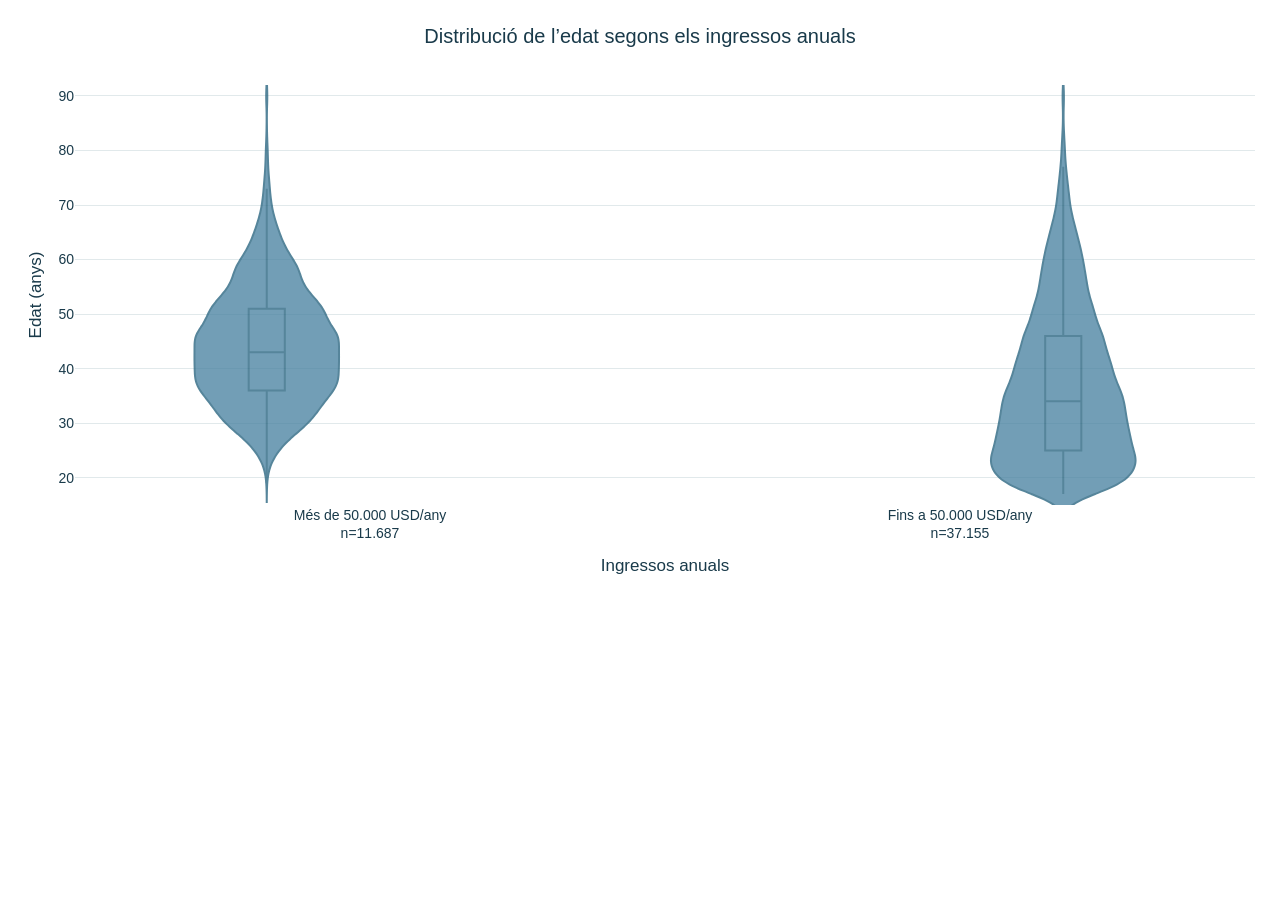
<file: figures/violin_plot.html>
<!doctype html>
<html lang="ca"><head><meta charset="utf-8"><meta name="viewport" content="width=device-width, initial-scale=1">
<title>Distribuci&#xF3; de l&#x2019;edat per ingressos &#xB7; Adult</title><style>html,body{margin:0;padding:0;width:100%;height:100%;font-family:Arial,sans-serif}#chart{width:100%;height:100%;min-height:620px}</style></head>
<body><div id="chart" role="img" aria-label="Dos gr&#xE0;fics de viol&#xED; que comparen la distribuci&#xF3; de l&#x2019;edat entre persones amb ingressos anuals superiors i no superiors a 50.000 d&#xF2;lars. Cada viol&#xED; inclou una caixa interior i mostra la mida del grup."></div>
<script src="plotly.min.js"></script><script>
const traces = [{"type":"violin","y":[52,31,42,37,30,40,43,40,56,54,31,57,47,50,43,42,53,49,29,44,49,43,34,48,37,76,44,32,38,56,49,29,47,31,38,49,45,52,45,51,28,44,40,37,58,40,35,51,36,58,37,54,37,28,41,38,40,58,40,41,42,37,64,33,61,44,24,42,57,41,48,31,55,35,41,34,36,43,38,36,33,33,59,38,40,62,43,57,40,44,35,34,25,52,50,41,28,46,35,32,63,30,33,44,45,60,42,44,40,49,30,60,38,34,34,38,50,37,44,42,41,67,33,54,47,52,37,29,65,57,52,60,31,42,51,46,34,33,49,43,30,33,52,36,50,30,35,43,44,42,42,33,50,37,34,35,31,46,44,34,50,42,43,65,42,42,42,55,29,54,46,59,53,51,37,43,40,40,48,60,46,43,32,33,64,56,47,57,53,41,51,55,37,61,48,59,49,39,44,71,51,41,39,32,38,37,42,30,39,67,51,37,37,41,31,38,36,44,43,44,33,42,35,48,34,67,40,45,47,56,48,39,50,38,39,54,50,42,33,48,45,44,36,53,30,52,49,45,49,35,38,37,48,43,41,42,41,44,29,45,34,41,35,33,60,58,35,31,46,35,33,61,50,46,28,33,54,50,65,25,58,50,50,40,48,45,30,44,61,38,44,54,63,48,38,45,38,36,46,35,65,54,51,57,43,53,38,51,46,67,42,65,50,47,58,37,49,32,35,41,48,27,55,39,52,51,40,61,36,34,32,61,52,52,65,40,40,42,50,24,39,39,53,31,31,45,57,32,36,47,36,56,51,44,49,46,41,48,30,39,40,61,58,53,43,37,45,53,28,32,36,37,64,30,37,59,46,52,40,48,49,41,62,75,44,26,39,40,55,33,57,36,45,54,60,46,48,44,61,52,40,57,34,54,42,48,65,71,35,41,44,44,50,46,44,47,64,43,37,37,44,53,51,56,43,38,41,35,38,40,55,49,64,45,30,53,42,46,49,26,50,51,49,43,38,39,42,35,39,33,50,38,35,51,49,43,51,51,22,32,47,61,38,32,31,63,44,42,44,55,34,42,39,44,42,38,44,30,25,50,46,37,40,32,51,50,49,45,26,40,48,49,36,60,54,47,30,49,37,72,39,47,32,63,36,27,28,53,37,42,46,37,51,36,34,37,51,31,37,42,51,49,52,47,43,42,66,30,45,44,46,44,33,57,47,41,47,45,27,37,54,36,34,41,63,50,49,50,47,45,60,33,45,32,42,59,35,60,37,38,51,45,51,44,44,63,29,43,31,41,46,52,45,30,53,42,26,62,65,45,63,39,53,23,51,36,44,29,62,31,37,47,26,36,34,54,56,33,30,53,57,48,44,39,66,34,55,60,61,42,38,64,39,39,50,30,39,44,40,50,32,57,57,34,31,47,29,51,36,49,47,34,24,55,39,56,54,34,32,67,52,41,33,46,39,37,41,60,24,45,41,31,41,42,52,32,55,33,52,47,34,48,48,40,70,49,51,37,55,47,52,50,39,42,39,34,45,28,30,62,32,37,37,38,43,53,43,43,48,51,41,55,49,61,43,47,47,41,54,36,57,58,44,41,37,50,36,40,47,47,38,45,39,48,46,47,67,55,30,40,49,29,75,45,27,60,42,38,49,36,36,61,37,64,37,42,64,28,55,51,57,51,42,47,61,46,50,39,57,30,59,41,35,38,28,40,51,48,48,48,46,42,61,28,45,44,26,55,64,45,48,51,44,32,40,64,56,41,33,33,58,53,41,53,38,31,36,49,30,54,35,39,39,62,50,45,49,34,59,36,47,57,42,47,48,64,38,46,49,44,34,38,31,37,30,38,33,52,59,31,33,62,76,45,37,45,41,33,46,36,49,41,35,57,51,40,32,46,47,51,46,51,45,61,34,58,52,29,42,34,46,50,50,53,46,41,50,38,38,31,39,38,34,46,35,59,55,36,35,25,35,40,37,62,47,51,52,46,49,36,47,36,43,56,51,47,38,68,43,53,37,63,43,27,59,27,40,72,52,39,34,44,44,42,33,30,32,62,31,51,39,30,53,46,44,53,41,32,44,38,43,54,38,50,30,32,64,46,56,46,39,37,24,49,63,33,52,33,53,32,25,26,51,40,48,52,43,44,28,45,43,41,50,46,54,68,43,54,51,51,35,31,53,39,54,62,53,33,61,51,52,53,46,32,38,30,42,39,39,49,55,64,52,52,44,31,35,40,72,31,36,40,34,39,27,50,27,46,40,35,36,34,59,40,38,34,49,39,41,55,45,31,36,33,52,27,46,54,41,67,55,47,36,53,41,54,61,39,44,46,27,49,32,32,49,42,59,34,41,30,35,35,35,46,63,51,34,46,36,33,51,53,33,53,22,32,42,27,31,45,35,48,32,48,48,47,45,52,43,40,53,52,56,68,40,43,45,57,49,51,41,46,64,50,53,37,39,55,60,37,50,49,61,35,31,57,41,34,50,40,53,38,41,47,31,34,37,54,35,47,42,55,46,53,48,38,27,49,47,45,59,46,30,58,45,33,37,53,38,45,38,33,32,39,34,55,46,60,38,34,60,29,25,33,30,28,42,65,47,31,32,31,30,40,66,31,49,67,30,58,46,51,36,42,49,40,69,30,47,34,53,26,57,34,60,43,35,32,42,39,35,50,49,46,37,45,43,46,36,37,33,54,43,45,44,35,42,48,32,47,38,33,41,46,49,44,63,40,45,49,28,44,51,30,56,46,45,34,43,31,47,47,63,48,56,59,33,63,42,55,48,32,52,57,44,62,33,61,48,36,52,25,39,46,47,44,50,49,38,42,54,47,42,29,41,49,41,32,37,42,25,49,38,32,38,40,76,43,76,41,47,44,54,51,50,52,38,39,36,51,57,59,50,45,44,54,31,33,47,57,41,36,52,45,47,35,25,30,33,41,90,55,63,42,61,35,23,50,57,90,35,31,37,59,34,53,51,39,45,55,34,33,39,44,51,41,61,29,56,62,33,53,25,33,39,44,39,34,42,44,34,40,44,43,57,27,60,47,42,54,44,44,33,33,57,30,29,60,29,44,34,59,39,39,47,53,35,49,21,54,31,51,37,38,32,62,33,38,56,53,54,51,30,30,40,55,53,41,44,31,39,39,43,37,41,43,47,38,24,45,46,56,41,47,48,56,50,57,54,50,46,35,45,43,51,47,49,53,35,53,35,46,41,48,67,31,25,34,41,36,36,39,33,55,39,57,57,42,41,52,71,53,37,34,35,39,42,42,64,45,29,37,38,58,24,51,52,41,50,51,35,34,65,39,57,52,29,55,34,78,40,43,52,47,43,32,25,37,39,41,33,56,48,45,48,32,36,28,58,39,45,79,40,58,50,60,43,38,42,42,32,37,40,35,43,36,41,55,55,52,36,52,67,32,44,43,51,38,59,34,50,40,43,51,58,41,50,39,48,57,39,66,36,46,46,50,44,75,56,47,48,61,58,46,35,41,33,33,37,49,74,40,34,42,41,55,42,55,62,52,34,38,43,37,43,54,53,28,50,37,39,37,29,51,49,63,40,35,25,28,26,48,28,34,55,26,49,61,42,41,39,33,23,77,45,43,39,40,48,37,45,34,56,72,33,46,43,52,34,29,35,47,43,51,31,39,31,40,41,47,36,54,35,46,48,61,58,31,32,44,75,54,47,44,37,28,33,42,31,47,49,38,59,55,47,35,28,60,45,37,24,43,51,46,30,43,41,49,39,44,48,36,50,65,38,45,56,60,46,44,60,47,47,32,36,39,54,55,37,63,57,31,58,29,56,28,38,44,50,52,44,61,58,51,41,59,30,49,46,56,56,56,31,31,38,44,55,45,41,37,57,32,43,34,47,47,58,28,37,34,47,42,41,52,36,39,38,42,37,48,63,40,40,45,30,39,42,29,38,48,42,36,35,45,41,33,28,49,42,54,47,35,39,53,31,59,45,38,67,53,40,44,34,37,52,46,37,42,37,42,34,49,47,42,41,36,50,25,48,59,24,44,55,46,47,42,37,46,36,36,47,39,54,27,54,38,41,43,53,31,47,74,37,51,46,33,64,36,39,43,41,39,36,44,28,38,64,35,51,63,41,38,36,43,46,44,43,38,31,31,65,60,53,44,57,47,27,46,40,31,37,30,34,37,51,40,58,29,57,37,47,58,50,47,43,42,19,33,50,39,32,49,52,37,31,39,54,42,25,51,55,31,37,43,41,42,45,38,42,45,36,29,49,33,47,37,51,43,37,73,35,39,38,49,45,54,50,49,46,58,35,33,34,67,37,48,50,40,47,37,38,47,33,66,45,34,48,42,60,42,29,34,53,46,51,62,52,38,30,31,49,57,35,55,59,39,44,39,32,31,35,34,32,36,53,39,34,45,45,48,59,29,53,42,63,39,44,59,34,38,39,38,42,35,37,48,36,35,31,65,47,29,44,49,30,32,50,35,30,52,46,39,45,43,26,36,38,50,51,50,43,30,46,46,51,61,35,45,47,39,62,53,56,45,43,30,50,41,34,26,48,69,51,31,43,47,49,30,39,58,44,43,38,28,30,40,38,35,45,33,27,44,46,50,70,27,35,42,33,43,43,35,45,59,51,53,28,43,24,48,32,33,50,34,60,23,32,43,32,42,36,46,29,36,27,50,41,37,59,38,48,80,33,44,48,52,47,26,48,56,46,30,41,50,47,27,50,29,54,47,52,49,36,33,55,36,44,57,61,39,36,58,90,34,34,35,58,47,41,35,46,69,31,37,37,31,46,46,33,33,53,45,34,36,41,47,29,40,42,36,57,35,34,44,45,28,30,40,37,65,30,32,43,38,55,90,44,63,34,47,42,32,43,29,41,58,32,46,62,56,37,34,45,30,51,38,47,43,41,25,50,44,41,24,34,46,29,58,37,39,56,59,58,39,41,54,47,52,68,29,40,51,38,77,70,44,37,47,34,51,38,34,36,32,54,46,32,37,44,39,47,47,35,60,37,48,28,33,58,47,50,41,46,60,39,50,38,41,38,72,35,58,59,34,36,35,59,31,52,43,50,35,63,52,34,69,49,59,45,41,62,58,53,43,46,38,50,42,54,62,54,58,55,32,45,47,40,32,46,52,27,33,46,43,40,33,40,58,28,47,42,56,65,48,53,45,43,22,37,55,49,43,42,46,43,39,44,37,35,37,49,70,58,51,22,26,24,24,49,52,48,62,35,61,27,44,38,44,30,37,44,34,57,34,61,49,45,36,49,52,36,44,45,40,34,37,25,63,33,51,64,29,46,29,53,32,61,44,61,37,36,63,47,55,58,50,59,50,43,37,49,44,34,37,47,44,51,33,43,37,63,48,32,48,40,47,40,43,38,54,49,68,56,35,28,49,33,32,52,36,38,50,71,57,34,50,61,51,43,41,45,28,50,36,51,51,51,28,58,59,54,38,36,49,50,60,43,48,56,28,39,59,43,45,34,55,42,44,34,52,54,28,37,31,52,74,52,27,47,40,63,51,54,59,42,37,46,35,43,40,48,37,36,61,33,31,44,47,29,45,33,32,42,49,46,31,34,47,31,39,39,48,51,28,50,24,63,28,51,48,65,51,49,36,63,56,39,42,53,27,48,37,49,56,29,45,35,37,26,55,39,38,47,49,51,33,90,46,46,38,47,51,36,48,51,43,32,35,45,60,50,51,53,38,52,48,30,37,32,45,42,41,57,59,40,71,53,38,36,68,45,77,57,36,29,48,55,42,37,30,55,56,45,43,39,37,41,38,36,46,54,30,40,30,67,45,58,43,65,29,44,37,25,50,35,35,51,32,45,48,25,38,49,44,35,51,30,44,33,36,32,47,37,47,33,40,53,43,58,39,45,38,31,56,36,21,56,52,39,54,30,38,60,27,34,28,52,37,35,54,52,60,48,28,61,43,55,46,47,58,34,34,29,58,53,36,48,35,49,33,31,57,49,40,55,30,42,36,35,45,40,28,52,43,39,47,29,31,42,32,29,26,37,38,44,46,31,32,45,40,41,46,59,47,47,45,45,37,62,46,46,51,60,37,42,27,66,84,45,53,27,31,54,43,40,29,35,39,51,36,49,63,50,45,29,52,59,50,37,28,53,41,28,44,34,45,49,47,41,36,52,38,39,47,61,46,56,47,44,52,49,42,44,56,37,37,34,50,69,43,50,47,42,43,43,27,40,47,42,63,62,30,29,57,41,36,50,41,51,53,40,42,52,41,47,46,30,38,47,59,59,52,37,51,48,39,30,50,45,42,41,51,49,67,26,38,47,36,44,44,61,29,40,37,34,37,54,45,69,57,35,51,46,55,43,49,48,38,35,41,59,43,34,40,45,42,30,50,59,44,48,49,42,49,35,35,42,50,52,43,57,45,47,38,44,34,58,38,47,57,45,37,45,27,44,44,38,44,26,32,50,43,44,49,38,51,58,51,53,33,30,34,46,46,43,61,40,46,47,32,46,45,45,42,37,56,45,53,39,46,36,36,39,48,56,66,52,24,38,46,48,67,36,39,35,45,46,31,33,33,33,35,64,39,55,52,24,40,25,48,33,52,44,30,28,61,33,50,33,45,47,52,50,37,38,32,28,50,42,43,47,50,45,57,39,28,29,35,41,60,42,48,32,55,36,26,53,41,57,46,59,27,47,43,33,60,41,30,37,32,27,44,45,34,50,39,57,49,41,59,54,46,28,29,41,35,32,36,34,47,34,24,56,59,30,35,31,28,40,37,33,33,63,46,39,43,50,60,50,39,30,46,40,34,64,42,44,41,53,45,38,42,56,49,57,49,74,38,46,56,27,43,52,63,25,36,49,37,53,47,48,43,61,37,41,51,41,50,48,27,47,37,28,46,39,44,50,50,58,36,39,50,40,46,47,65,41,50,45,33,50,51,44,40,40,48,46,53,37,40,69,38,21,35,39,30,37,38,56,35,46,33,42,48,41,50,54,59,56,61,41,37,45,35,44,52,67,34,35,37,39,46,48,26,29,45,43,49,53,52,44,50,39,57,79,44,58,41,28,71,40,35,42,49,35,28,46,50,67,34,60,44,48,51,52,43,66,42,51,50,34,53,54,43,39,32,45,43,37,41,55,35,28,37,43,36,54,36,78,77,39,34,40,38,43,53,40,57,25,41,33,38,33,41,43,32,41,36,53,46,34,37,32,44,41,55,60,45,46,49,41,40,38,36,56,33,36,34,26,49,71,51,38,54,38,42,63,54,57,27,42,47,25,46,29,61,53,26,44,38,46,60,40,42,66,41,42,42,33,32,44,55,63,50,46,30,47,30,57,38,45,47,27,43,48,64,50,54,54,54,40,39,43,38,34,55,49,28,42,36,34,40,37,41,50,36,30,47,40,45,55,49,49,46,43,42,45,55,52,51,50,39,56,37,45,45,48,36,45,42,58,30,61,27,39,44,53,43,57,37,63,38,41,31,58,36,34,44,50,37,45,44,37,38,48,64,37,55,43,47,66,70,54,38,33,38,25,45,66,30,41,48,41,35,66,52,24,40,29,46,44,44,33,48,54,42,42,60,43,45,28,49,36,40,57,34,36,40,51,47,24,27,51,40,26,54,53,80,41,57,40,42,43,38,28,51,32,32,37,47,66,38,52,37,54,34,66,49,56,58,54,53,41,43,57,40,44,39,46,72,47,36,39,33,47,65,34,40,42,22,43,54,51,39,36,36,31,43,48,43,67,43,36,46,46,30,27,54,56,42,46,49,62,40,45,43,39,48,37,40,41,31,68,64,51,41,28,44,31,43,49,41,38,38,32,45,45,61,32,50,51,59,44,48,57,29,30,38,46,59,48,33,38,61,60,55,58,56,46,51,43,38,36,29,48,38,44,40,31,57,29,44,65,37,38,32,38,42,47,40,30,37,58,22,30,58,51,43,51,41,29,33,63,65,31,43,45,49,51,31,48,32,44,52,36,39,44,52,39,48,37,58,44,59,42,48,55,36,39,44,55,35,33,60,44,73,32,43,51,58,38,60,38,37,38,29,40,29,29,35,48,36,50,41,79,38,24,42,31,47,40,53,51,39,36,51,61,52,33,35,47,36,52,39,43,36,43,50,44,36,36,48,52,35,45,39,46,50,30,48,39,46,51,40,37,60,62,38,52,62,51,45,44,43,49,35,54,41,51,31,46,33,43,50,34,53,38,57,28,40,43,38,38,43,28,36,65,53,54,59,47,37,49,39,55,31,53,60,37,51,25,44,52,59,32,54,41,60,38,53,62,35,52,31,46,57,32,46,56,24,40,39,49,44,51,45,45,35,59,47,51,62,47,46,48,57,31,33,47,30,31,31,47,48,37,38,30,32,42,42,61,41,49,45,58,36,67,61,47,27,39,47,49,43,45,46,59,50,43,41,39,45,40,53,33,46,61,75,40,61,28,47,32,45,51,48,32,50,28,59,37,48,41,62,28,27,42,60,58,50,36,35,40,45,50,52,46,38,62,31,31,45,43,48,39,49,30,25,62,37,38,41,28,32,52,47,53,31,49,47,59,53,36,35,48,39,52,48,43,47,41,44,45,58,38,32,52,44,53,43,60,25,46,32,68,62,57,36,58,59,40,56,35,73,90,42,34,56,25,35,30,42,52,43,60,54,41,51,59,47,24,38,63,39,41,27,64,46,41,55,38,37,37,45,29,58,53,51,59,42,27,35,51,41,58,59,31,39,43,54,41,62,50,58,46,39,57,50,47,37,39,34,42,39,36,37,56,58,39,41,36,30,51,36,57,54,52,56,28,35,61,43,56,45,36,50,34,38,31,51,56,50,38,33,34,27,52,46,50,44,39,53,68,54,67,48,32,57,51,40,45,47,39,50,35,57,59,32,55,43,48,27,41,54,42,46,22,58,51,52,34,45,49,79,46,36,62,40,31,64,49,44,70,61,47,33,40,73,40,39,36,53,42,37,27,48,60,44,39,38,51,34,41,35,45,37,47,47,38,78,46,40,59,31,42,55,61,50,53,37,49,30,55,37,28,45,41,33,52,42,43,38,28,55,31,43,45,44,64,30,51,48,37,39,41,45,29,31,46,55,48,44,49,42,32,39,71,35,42,51,53,48,40,40,32,58,37,29,30,37,42,34,39,41,34,38,43,40,36,25,62,44,62,28,45,44,46,66,29,54,40,50,37,39,42,43,42,53,41,36,42,42,41,78,43,32,50,61,45,31,60,28,49,37,54,35,34,33,53,49,51,44,37,54,33,49,59,35,34,50,36,41,49,38,52,57,54,44,52,37,57,58,59,50,44,50,53,41,46,35,56,50,37,52,65,63,57,28,38,44,29,36,32,59,58,37,57,50,50,47,39,26,55,46,26,32,70,49,30,43,38,48,57,42,51,29,39,40,45,38,36,47,41,37,38,46,39,51,40,51,31,36,39,38,61,26,34,59,53,55,46,43,36,46,47,38,47,48,51,64,39,34,71,40,38,44,43,27,56,47,38,26,79,60,34,36,40,43,30,26,50,40,61,41,27,28,34,57,38,57,43,59,68,46,40,48,50,32,28,62,39,33,37,30,25,35,38,56,38,33,44,41,41,62,38,31,42,48,49,37,66,52,67,42,54,39,37,41,42,44,41,37,40,38,44,49,36,31,44,29,33,57,37,43,40,33,45,36,47,31,44,58,57,58,37,29,41,58,68,53,43,60,46,43,36,46,47,66,36,39,36,60,37,54,50,40,38,33,48,36,39,40,47,31,46,39,34,36,47,38,44,50,29,43,31,37,55,46,45,36,51,44,31,37,79,36,44,46,36,41,34,63,42,46,48,42,52,33,58,37,31,37,53,34,30,53,37,58,74,45,33,61,29,45,31,40,27,46,38,46,50,54,40,43,45,41,27,48,57,42,51,49,45,42,30,38,44,47,50,30,31,39,43,51,54,45,42,45,46,47,69,43,41,35,34,33,39,67,43,54,50,61,51,66,57,44,42,74,34,54,40,44,29,66,47,47,50,43,33,71,48,53,44,32,31,53,36,37,63,67,64,53,37,53,54,43,59,46,29,30,27,35,42,47,36,48,33,31,52,35,39,45,56,64,36,45,33,30,70,30,46,59,45,26,46,54,28,40,37,45,53,48,45,54,36,50,46,41,46,43,58,33,50,35,36,39,73,47,36,30,32,52,27,42,49,43,31,37,53,59,32,53,35,38,58,43,41,31,54,31,47,40,48,35,59,63,43,44,50,51,50,50,37,45,34,39,32,53,48,68,45,24,51,47,45,42,25,37,52,47,41,61,32,63,36,39,60,37,56,55,43,46,60,47,52,43,40,25,49,44,58,69,45,53,32,47,41,53,66,44,40,46,52,45,41,37,33,50,40,54,53,50,60,67,26,49,59,44,50,44,42,65,42,29,45,60,38,55,52,40,46,39,41,59,67,60,39,32,32,33,43,50,63,55,40,58,38,30,33,34,50,44,35,67,35,44,58,30,52,44,44,31,55,48,50,43,56,41,59,46,53,47,29,44,56,45,36,32,29,41,48,47,39,37,40,38,34,43,36,51,47,47,47,55,53,44,41,51,25,63,59,43,53,34,37,51,50,50,53,32,49,52,41,44,23,33,66,58,38,38,38,49,38,40,58,37,50,36,33,35,33,52,63,59,36,32,47,42,32,58,47,34,48,35,46,35,52,29,55,55,60,39,26,29,34,77,50,60,26,25,53,42,45,55,40,34,58,55,28,33,34,30,35,56,41,30,45,38,36,54,30,36,44,47,41,52,35,48,68,44,48,54,35,50,57,46,33,65,46,43,55,48,37,27,26,28,35,70,52,68,37,35,41,48,39,38,44,56,47,31,41,45,52,36,52,44,53,36,41,64,49,25,37,53,52,43,41,45,37,48,35,36,65,48,37,41,52,39,49,28,49,44,52,36,39,48,50,49,70,32,46,40,46,41,44,47,58,38,65,48,60,45,34,41,37,36,47,40,37,42,47,61,26,58,40,33,66,36,55,60,42,48,44,59,57,44,30,44,34,36,39,58,40,40,34,58,43,35,52,43,34,37,47,36,44,51,59,27,29,55,37,35,57,31,50,43,35,33,36,33,62,73,26,35,32,42,54,35,41,40,46,42,49,31,31,90,30,46,39,38,49,37,44,29,56,66,58,62,41,50,43,36,34,59,60,46,39,32,37,42,40,28,27,50,47,40,62,40,35,54,26,44,55,30,34,34,65,47,39,53,50,46,56,50,45,45,44,60,25,43,46,53,47,37,51,35,45,29,59,42,47,49,45,52,40,33,37,49,39,30,47,52,54,29,51,35,53,40,36,51,32,43,49,45,46,54,34,30,60,29,44,64,31,35,36,41,46,43,24,54,54,38,34,54,30,45,69,48,39,40,57,59,42,58,45,38,42,46,44,42,45,40,71,26,51,41,50,53,32,58,47,51,42,50,46,58,47,68,46,40,52,40,33,32,32,51,69,55,45,50,43,47,36,62,65,46,47,29,38,36,26,27,45,51,43,46,29,35,43,30,40,41,48,44,25,44,54,38,47,38,60,40,47,32,54,32,52,59,54,39,34,53,34,42,26,48,39,74,56,29,59,30,48,58,46,81,59,46,49,32,40,31,52,46,47,55,37,55,41,29,48,41,44,31,52,44,35,27,37,44,34,38,53,33,45,28,38,48,62,30,41,52,36,34,31,69,39,42,52,28,34,50,26,35,57,56,41,27,43,68,45,30,42,33,45,41,49,52,38,43,33,40,55,39,51,57,34,46,55,45,45,35,36,51,35,58,57,40,31,40,65,31,40,38,36,44,30,36,34,46,34,48,55,34,41,35,42,59,57,56,46,28,42,33,47,50,40,30,52,23,47,58,46,43,58,54,59,39,44,53,55,29,30,55,49,30,28,37,39,32,36,30,30,57,44,42,59,48,43,41,27,46,46,55,44,34,35,54,42,47,35,53,56,28,50,45,59,50,56,33,50,39,40,59,42,54,38,54,41,45,42,53,30,40,28,54,56,30,36,45,39,28,31,43,32,46,31,47,46,51,50,36,39,46,53,45,43,51,34,31,37,34,46,41,50,32,39,44,43,49,37,34,51,40,32,39,68,48,31,41,65,34,59,49,37,48,50,41,54,40,50,38,37,60,45,28,62,45,47,41,34,35,43,46,59,48,55,61,39,39,48,51,34,38,39,47,50,64,42,53,37,57,47,38,40,39,40,32,53,54,49,31,53,47,52,53,29,61,40,53,39,46,34,38,28,49,43,30,25,41,65,39,31,44,26,34,39,39,32,46,33,45,34,29,43,61,56,57,36,42,28,28,36,33,54,40,45,38,36,47,19,23,41,69,39,51,26,57,39,30,37,46,62,36,47,44,51,53,35,56,45,62,36,59,38,39,59,34,47,42,49,35,33,63,40,40,34,34,68,35,45,50,46,53,39,40,48,54,35,40,37,33,59,37,50,27,39,51,30,49,29,49,52,42,36,54,58,37,41,63,37,45,66,22,41,44,50,49,59,45,39,45,58,66,37,39,57,44,56,33,36,45,39,44,46,36,70,76,24,37,40,53,52,31,50,33,57,39,31,39,45,23,39,47,31,45,50,40,55,64,51,30,36,45,45,28,49,83,69,71,42,32,55,48,48,53,29,31,42,62,47,46,31,60,72,59,32,50,32,54,65,70,53,37,55,49,48,41,29,47,53,56,30,64,40,54,61,62,42,51,41,44,41,35,32,70,55,45,57,70,56,56,41,69,56,42,41,40,43,32,50,40,58,25,33,27,39,55,35,57,32,60,48,36,34,51,40,51,38,60,51,48,40,71,35,64,36,26,37,50,47,37,29,63,50,42,32,57,50,51,51,38,61,42,46,28,39,50,30,44,34,46,41,59,62,38,60,43,59,31,29,56,58,41,36,46,42,42,37,46,36,35,59,31,40,33,31,43,55,55,44,25,44,42,30,58,52,37,40,49,49,32,42,46,39,28,51,47,32,63,24,61,50,36,38,39,42,35,52,33,61,39,59,41,37,38,43,28,50,45,46,38,55,55,47,62,46,46,35,41,42,46,41,50,50,31,50,56,42,59,32,52,39,60,40,44,45,51,65,37,31,53,43,36,61,66,31,67,59,34,29,41,43,31,32,39,41,51,31,40,53,56,51,44,49,47,53,48,61,45,32,43,39,67,29,28,32,26,22,44,50,38,39,51,62,28,83,44,60,52,73,54,35,29,63,52,46,52,25,54,35,33,40,38,54,42,51,51,40,31,43,42,51,39,63,52,47,60,50,68,30,48,53,50,39,55,46,50,32,48,34,41,81,49,46,35,29,52,32,46,26,41,57,52,35,49,47,32,57,41,42,37,48,49,54,53,42,36,62,47,37,35,50,29,29,31,45,53,41,48,48,68,36,34,37,47,33,57,25,24,51,51,42,58,45,54,50,37,43,50,39,52,44,46,72,48,54,41,57,44,63,54,55,62,46,45,61,38,28,39,62,34,65,30,44,53,41,43,55,58,57,40,40,49,27,53,37,43,46,49,35,33,45,29,49,47,37,47,53,40,41,29,40,29,43,44,40,37,39,37,47,40,48,50,23,43,33,31,40,55,38,79,47,50,45,31,42,51,41,42,46,44,43,45,33,36,36,38,52,46,50,36,49,50,32,40,56,51,44,51,53,56,29,33,47,64,40,60,32,27,52,35,46,54,45,38,34,45,41,60,59,45,36,36,40,47,49,53,50,31,52,41,45,50,54,53,51,54,32,49,54,34,56,43,59,68,41,68,38,48,62,56,58,43,39,51,45,51,47,30,43,44,33,50,40,49,41,57,49,41,45,42,45,58,34,44,22,46,56,36,35,40,52,36,29,53,43,47,30,28,38,43,46,26,53,43,24,32,35,53,50,32,64,26,39,35,40,46,49,38,48,60,52,36,46,30,67,35,43,59,33,46,46,54,67,62,36,52,53,41,54,55,31,25,46,45,58,45,38,36,47,43,37,36,48,40,28,40,53,51,49,31,46,41,30,37,46,51,33,47,48,38,24,42,31,46,61,50,43,26,51,31,61,44,56,69,38,33,56,68,28,25,39,46,33,38,67,60,29,65,41,33,52,39,40,51,47,34,49,71,32,57,62,39,37,40,38,51,51,39,39,47,40,43,44,46,53,64,54,64,49,29,47,59,42,44,60,44,33,52,45,31,43,46,53,40,32,44,47,54,27,32,79,50,45,66,39,32,34,37,43,53,44,48,37,34,46,50,27,35,60,56,55,55,45,32,41,36,65,59,33,50,49,34,48,47,54,34,46,34,47,36,39,64,57,36,32,27,37,38,45,34,32,64,41,27,34,54,48,40,35,36,59,31,39,26,51,39,61,29,41,41,59,54,32,51,35,44,28,74,61,47,42,36,40,43,49,41,35,40,36,36,42,45,30,32,36,35,40,48,40,34,55,47,60,73,49,47,53,50,31,43,56,58,65,51,26,38,31,50,54,40,42,58,69,34,34,64,41,53,46,49,54,52,49,42,51,47,25,47,36,47,52,50,53,42,32,42,29,48,36,53,53,45,38,54,30,46,66,41,51,33,41,29,24,46,35,39,50,26,31,49,40,50,61,49,51,48,63,73,54,41,65,36,38,37,35,37,30,43,61,42,36,47,63,58,43,33,37,28,57,32,36,34,47,58,53,35,51,40,55,57,71,49,30,48,43,60,37,38,59,42,69,34,45,44,47,39,34,50,30,43,45,46,56,25,58,56,34,37,56,44,30,44,38,32,35,48,51,44,44,38,43,59,49,61,33,48,56,37,39,51,30,70,38,32,29,61,46,56,39,40,62,42,53,47,64,41,42,34,31,43,55,49,40,55,30,52,57,43,38,51,41,31,33,40,34,35,43,54,50,50,36,54,34,54,34,62,34,45,34,28,50,52,34,56,42,78,51,46,30,31,59,53,39,75,36,56,35,39,44,32,44,39,34,38,41,56,59,44,43,41,51,44,61,52,38,54,56,38,52,48,57,41,31,44,52,55,29,46,44,27,65,37,38,31,28,48,34,30,40,33,30,44,54,38,59,56,35,38,30,46,60,47,55,47,54,38,36,43,38,51,38,30,39,61,29,32,68,55,61,51,27,42,42,34,30,53,49,62,31,50,31,55,54,56,59,42,46,32,30,52,35,34,55,40,37,54,47,35,46,41,31,33,32,41,48,34,40,52,32,48,30,44,37,34,32,36,54,68,67,27,62,31,52,55,47,49,34,79,32,40,43,31,41,64,58,37,53,37,39,29,50,34,43,44,47,46,53,28,45,51,64,44,63,44,52,36,65,34,40,42,51,57,31,39,38,36,28,57,25,44,44,53,45,59,65,62,53,47,52,30,51,28,46,31,35,39,34,57,39,42,61,39,53,38,46,60,29,54,43,28,57,52,40,35,57,39,42,46,38,60,38,47,50,68,36,43,49,25,34,51,31,42,48,26,31,44,40,38,37,46,38,36,61,40,30,56,38,45,50,47,57,48,49,33,45,58,36,48,40,42,25,66,59,42,70,42,28,37,38,36,70,55,59,62,52,74,35,38,34,48,42,32,44,39,50,45,46,38,30,41,45,45,63,36,38,48,53,41,44,45,41,45,61,47,43,29,40,42,43,53,45,37,30,33,37,35,28,50,46,41,59,57,55,58,42,61,31,47,51,48,46,46,45,56,42,50,55,39,60,33,29,31,49,45,46,46,40,54,38,31,45,38,67,41,37,34,27,38,47,28,46,59,54,43,46,33,37,37,33,48,34,37,47,33,44,34,51,29,64,28,58,31,40,56,38,50,34,38,32,39,41,45,61,55,44,42,48,31,48,52,25,50,60,58,48,33,30,58,32,28,35,45,42,42,36,52,26,59,38,66,30,60,54,43,48,45,50,27,60,60,53,69,50,52,50,35,58,46,55,56,50,42,60,24,47,39,27,42,35,45,54,41,51,45,45,35,29,45,44,30,35,37,38,36,46,39,50,37,51,46,53,33,40,50,48,42,38,64,42,45,45,32,46,55,29,38,37,41,43,44,44,51,29,36,37,30,32,45,46,34,50,48,55,61,64,58,27,52,49,46,26,32,35,30,49,33,44,60,44,81,33,50,66,60,46,41,42,59,36,54,39,50,48,28,34,41,44,26,37,33,35,38,36,50,55,41,73,43,36,49,37,40,50,49,45,47,40,54,43,27,29,22,40,51,42,38,41,43,50,23,62,37,38,37,55,35,68,53,36,64,45,45,41,54,50,43,48,43,51,35,47,31,46,43,40,59,40,35,58,51,28,42,31,36,32,42,54,36,45,60,57,57,55,56,46,41,46,31,63,30,37,36,54,50,48,28,74,51,32,66,45,38,59,50,55,55,52,58,44,34,50,49,51,56,60,54,39,59,32,33,34,66,47,29,28,55,37,42,39,46,61,29,28,49,50,45,41,29,62,69,55,48,36,41,38,55,39,61,37,31,32,48,51,57,34,56,38,29,40,58,47,27,35,37,44,50,46,47,46,28,55,36,57,34,27,57,49,28,45,47,47,31,36,59,40,47,29,29,52,40,34,33,42,51,52,63,32,35,65,53,60,47,56,45,45,43,57,42,48,41,44,39,41,39,47,39,47,60,53,48,46,38,49,42,39,42,28,41,58,45,42,53,45,38,38,36,29,67,42,43,34,33,40,62,54,52,34,36,25,45,42,53,54,54,33,44,67,56,52,37,57,59,43,45,30,38,38,61,50,49,37,42,54,34,49,41,45,63,69,45,43,26,48,51,34,41,26,40,41,55,43,51,29,43,35,61,47,29,50,60,35,43,34,43,50,31,30,52,47,44,42,46,32,47,25,45,55,59,56,47,62,40,22,56,46,56,51,40,27,40,52,40,50,37,52,49,28,64,75,47,45,38,67,30,36,44,51,48,51,37,51,29,48,44,27,45,40,63,31,49,36,52,45,39,74,39,49,39,47,29,51,54,39,36,60,52,52,59,39,38,46,38,33,46,64,32,42,23,37,61,39,58,27,43,35,47,34,70,61,26,31,26,37,29,54,47,70,44,30,57,59,39,53,57,60,28,39,55,36,55,33,30,30,40,49,35,23,41,64,40,47,41,28,39,49,42,34,54,38,42,27,57,44,42,29,49,51,28,43,45,40,33,57,45,48,38,36,55,27,29,28,72,39,52,50,48,36,42,54,45,53,26,52,32,34,39,40,25,54,48,51,41,40,41,51,34,43,37,34,40,90,38,30,43,50,34,50,41,44,38,46,57,42,43,44,37,44,39,61,26,61,64,54,50,52,30,58,52,30,51,54,55,43,42,49,36,47,33,43,55,42,43,51,42,34,39,61,52,41,59,38,47,35,48,48,32,50,26,49,41,49,35,37,45,53,44,43,43,39,41,45,46,45,40,60,52,51,42,39,31,62,53,50,46,44,36,52,32,32,51,30,37,59,32,40,49,48,66,39,45,61,48,40,29,47,46,44,55,48,38,48,52,48,50,47,38,37,35,34,58,43,44,52,41,67,27,51,22,45,37,50,40,47,41,26,47,31,32,44,35,43,31,41,51,39,37,47,31,42,38,54,41,32,47,45,34,42,37,54,34,48,37,74,36,34,41,53,49,51,59,59,47,42,53,42,57,33,36,51,37,66,30,53,44,46,36,33,36,48,45,37,36,41,50,38,39,46,57,46,35,34,54,34,38,71,39,53,40,52,28,44,63,65,48,43,40,34,45,46,36,65,44,28,22,34,42,41,55,44,55,41,33,59,29,43,48,27,41,42,36,40,43,33,55,40,46,31,58,54,36,33,37,56,28,33,39,42,27,51,50,34,31,52,63,46,34,47,24,29,58,64,53,58,35,32,46,42,30,34,39,42,56,44,51,37,68,43,64,57,34,29,39,66,27,39,59,34,32,37,50,55,43,45,40,43,58,29,49,50,45,38,33,50,54,39,32,32,31,44,43,37,47,39,46,33,38,61,35,30,38,44,52,35,37,45,37,51,32,51,31,73,55,29,41,26,23,37,23,44,31,49,54,29,45,43,33,41,54,57,58,50,51,35,45,43,59,48,58,24,41,44,54,43,50,58,44,37,33,56,35,53,38,28,51,41,37,41,25,44,48,36,56,37,62,36,54,45,46,34,27,46,23,61,42,28,50,36,37,29,41,47,47,31,37,58,45,44,54,36,42,36,45,90,50,37,50,54,30,48,56,37,57,48,38,53,41,49,39,49,51,60,44,53,66,38,30,38,59,42,49,53,41,45,40,53,25,40,53,37,47,25,30,47,41,32,64,63,56,58,44,43,45,34,63,54,33,53,55,39,29,41,52,40,42,34,67,44,27,50,42,38,41,43,56,65,44,44,59,54,31,56,51,31,35,35,37,53,50,53,46,41,43,53,37,48,27,41,33,55,42,42,36,57,63,38,44,54,36,30,47,52,42,37,40,33,60,29,57,38,38,67,58,48,68,41,35,54,32,30,66,33,34,33,28,46,44,69,36,34,65,43,48,45,45,49,40,42,37,30,47,43,50,42,35,51,42,36,42,31,28,39,46,32,49,24,43,47,27,49,58,41,58,33,36,42,55,35,37,45,44,58,32,33,40,64,55,47,40,54,56,30,35,33,47,47,49,37,39,29,33,52,32,57,44,46,44,55,51,42,53,38,44,62,52,56,52,35,48,26,41,48,51,49,32,41,37,29,58,40,47,41,41,32,35,35,33,29,37,39,44,28,45,42,45,54,48,30,30,57,47,36,41,31,59,35,60,43,55,29,57,36,29,43,36,43,62,54,58,26,53,65,39,52,43,61,32,40,48,49,29,47,65,58,38,29,35,33,38,48,29,39,50,37,31,53,36,28,54,57,57,72,46,42,53,35,49,45,49,39,39,39,47,39,45,47,27,42,28,50,49,36,61,36,39,33,48,45,57,46,52,57,47,41,61,28,38,56,35,39,37,47,85,71,39,77,34,33,42,38,38,65,48,36,36,50,24,29,38,30,33,33,45,26,53,48,58,66,34,54,34,53,57,51,49,48,51,36,32,55,57,64,63,43,27,41,40,29,47,59,35,41,54,33,52,43,48,34,53,47,44,51,51,33,36,48,61,43,44,35,47,51,40,36,43,54,45,37,37,36,29,53,40,32,40,30,46,32,62,65,70,38,34,19,32,32,52,37,35,58,36,44,66,32,42,39,59,57,38,39,42,53,45,69,71,47,28,38,53,36,47,55,37,36,48,31,51,39,44,41,52,42,43,40,40,30,46,45,34,45,40,58,55,53,43,44,42,62,46,44,59,40,35,31,46,53,34,48,40,34,25,56,45,58,36,40,59,35,55,52,41,28,43,46,58,51,53,34,32,41,45,30,36,38,37,59,22,42,62,36,45,33,45,41,31,33,41,42,39,46,38,32,41,36,52,48,41,21,57,25,45,32,42,53,55,31,34,34,45,36,44,39,57,49,32,61,34,30,59,56,56,40,39,39,67,43,36,60,50,38,59,43,43,61,52,37,57,31,41,31,46,35,41,39,59,58,55,58,46,40,63,31,52,40,50,51,53,74,63,46,50,56,52,29,32,64,55,32,54,47,70,48,63,48,33,48,43,42,59,41,37,47,38,39,56,56,29,47,44,42,44,61,59,39,34,57,30,38,38,52,53,39,37,25,50,36,50,53,46,37,66,33,46,64,43,39,37,44,38,50,56,43,77,49,35,31,40,50,36,31,43,64,34,40,44,54,39,54,58,29,45,48,65,42,49,31,65,28,44,36,51,51,55,24,56,31,63,41,57,49,45,46,47,42,44,47,61,54,50,40,43,42,51,29,64,58,43,40,51,39,43,60,60,41,43,37,31,50,32,52,38,38,31,56,41,37,52,47,37,47,41,45,57,61,58,50,50,63,38,30,32,46,51,34,57,33,36,47,50,50,35,38,64,37,36,62,34,35,54,37,41,30,61,50,50,38,58,41,55,64,65,37,28,48,42,71,42,31,58,44,33,57,38,49,65,43,47,37,41,45,56,74,44,58,33,33,52,46,36,44,53,44,49,58,32,26,39,46,49,62,38,37,64,28,30,51,49,38,59,50,44,42,35,43,34,58,61,51,59,45,54,30,48,30,51,43,36,45,44,53,28,42,32,67,52,32,36,45,34,45,50,55,46,43,33,37,48,34,37,42,45,54,51,41,57,74,41,52,56,57,41,39,55,39,42,37,35,37,35,42,50,51,38,60,74,39,31,36,43,55,67,42,63,52,66,74,52,44,42,35,39,35,64,34,64,40,36,42,48,40,35,35,47,43,39,39,65,61,39,31,53,42,41,42,56,54,34,48,53,42,55,35,32,39,46,53,29,29,39,53,50,35,38,32,43,50,56,48,41,41,39,35,58,48,45,31,39,49,51,34,46,27,44,51,37,56,40,40,44,64,31,47,37,44,52,45,59,35,43,40,51,39,49,51,45,27,46,38,55,60,49,51,50,71,36,49,53,47,30,63,61,47,64,28,46,55,58,49,44,60,55,34,52,48,47,30,44,42,45,40,40,60,51,39,48,40,75,40,33,38,34,27,59,41,32,39,42,37,46,40,44,34,28,33,34,41,43,35,47,49,50,47,47,52,39,47,40,42,28,53,51,34,56,50,54,59,52,39,57,31,49,45,40,43,31,41,52,38,25,65,39,32,28,54,36,53,30,30,35,39,43,43,54,29,30,37,42,38,26,69,51,51,72,39,36,37,47,49,50,38,45,34,44,48,32,39,36,35,33,50,59,61,44,45,62,63,57,31,33,59,32,56,42,39,37,43,61,59,33,51,38,52,47,26,45,48,51,28,46,39,51,56,38,27,43,50,57,51,49,40,36,45,46,25,27,48,44,38,41,42,45,59,36,65,53,55,42,30,20,32,39,45,49,51,48,61,49,57,47,43,52,32,71,30,39,42,31,46,37,49,38,43,48,44,50,48,49,40,50,36,46,46,37,28,42,45,34,49,49,57,40,41,53,58,30,33,51,33,38,30,37,51,47,41,48,53,41,52,40,60,44,53,47,38,47,32,32,32,37,39,66,61,39,47,55,62,34,50,23,40,34,50,62,57,34,34,65,46,35,49,30,40,29,28,41,29,30,47,51,49,47,38,56,60,31,37,27,44,51,50,36,33,50,38,47,53,38,41,38,54,45,44,45,53,32,46,29,42,43,38,48,29,46,46,35,52,28,31,41,40,42,35,43,45,61,47,32,43,55,25,49,47,30,48,40,55,53,29,47,30,59,58,33,42,47,49,47,28,34,52,57,36,61,51,64,56,37,64,34,41,54,60,81,39,41,32,56,33,36,46,42,41,52,62,48,61,45,37,44,33,53,40,33,36,32,58,52,39,26,69,35,42,47,47,30,32,50,31,49,45,35,41,63,53,50,51,53,58,36,41,45,28,44,39,35,41,40,37,38,32,42,48,47,45,58,25,46,54,37,62,37,51,33,33,37,37,49,47,42,46,50,62,30,40,46,49,37,61,29,37,30,52,35,58,45,30,57,30,36,55,47,50,38,54,53,53,40,63,43,75,46,50,36,62,45,39,36,53,40,58,57,35,55,53,37,27,46,65,60,53,39,46,47,46,45,32,35,51,47,58,39,45,53,64,53,52,90,90,43,50,37,46,41,37,35,62,53,36,33,61,34,41,55,34,27,36,47,33,39,53,57,33,39,48,55,24,33,27,45,52,48,52,63,41,47,36,42,36,45,38,40,30,46,39,42,65,49,34,55,41,47,43,43,48,53,76,44,28,37,26,58,39,52,23,41,38,41,56,43,34,43,35,37,49,35,46,30,39,50,61,54,38,49,36,46,59,35,37,37,28,36,52,45,41,48,51,65,49,43,46,51,46,48,37,57,30,64,29,64,62,38,31,41,41,39,35,43,42,36,40,43,41,52,40,59,42,37,36,42,29,43,50,34,47,31,32,47,36,58,44,35,46,30,63,37,48,45,53,31,51,50,54,47,44,67,49,35,47,57,26,52,50,50,29,45,40,40,67,49,51,59,32,46,52,34,36,47,44,43,48,32,42,34,56,39,50,48,42,38,54,51,48,38,42,54,38,44,32,52,50,48,45,35,51,50,29,44,46,57,28,49,50,49,61,41,29,49,46,36,42,47,35,39,37,41,45,38,53,40,58,28,43,56,29,34,43,21,60,53,36,41,28,51,33,50,47,38,76,41,57,30,30,40,51,62,46,42,52,49,35,44,43,36,40,54,31,42,45,51,29,42,33,34,36,37,38,55,36,43,38,36,32,41,66,46,38,43,48,36,36,57,34,58,51,49,32,50,47,33,46,45,32,35,45,30,34,35,45,35,35,49,35,42,46,48,51,43,53,39,44,40,64,50,28,30,58,31,40,62,62,51,61,44,48,39,31,45,33,40,47,40,40,42,64,45,41,69,40,59,33,44,47,34,39,52,28,54,46,46,36,42,39,44,33,48,35,47,34,58,46,41,40,55,46,31,52,40,81,51,46,65,27,73,28,45,34,72,54,51,48,52,37,37,48,39,54,35,32,49,40,54,32,33,32,29,43,36,45,37,51,73,39,32,42,41,29,39,47,41,34,44,48,36,49,42,43,39,57,80,28,34,48,51,46,61,35,29,59,38,44,55,65,44,33,37,49,61,40,57,30,38,33,48,41,63,35,63,44,56,54,42,37,43,54,40,38,43,63,36,51,47,34,59,33,39,54,59,32,38,39,43,56,34,58,28,34,38,48,37,47,56,64,31,52,48,33,59,72,52,51,25,60,35,31,43,41,35,48,43,54,60,62,39,41,29,29,59,55,48,32,57,38,43,33,39,55,64,32,46,59,59,30,46,46,57,39,32,41,46,48,38,40,34,63,64,67,46,46,37,49,27,32,62,33,46,46,32,63,40,39,31,52,28,28,52,33,39,33,49,33,56,32,71,40,59,50,51,51,56,48,50,53,62,51,54,34,40,33,45,46,42,41,45,37,47,31,57,44,31,40,34,52,57,59,47,42,51,43,64,36,44,27,50,25,70,49,75,66,46,42,63,56,42,36,50,48,27,49,41,38,26,36,54,45,47,45,40,53,56,43,46,32,48,55,27,41,30,55,60,47,61,56,54,38,54,51,53,31,53,26,44,43,44,49,36,60,39,35,58,37,42,35,40,39,32,52,32,28,47,37,46,30,47,43,45,33,45,55,42,66,61,34,53,44,41,63,53,43,50,43,69,44,36,39,22,31,35,58,29,34,42,35,41,39,29,59,42,36,45,48,38,35,42,36,62,66,36,34,51,44,31,56,41,36,31,39,35,34,21,34,35,42,64,47,43,72,34,31,41,37,41,60,62,40,42,46,27,39,45,51,39,44,43,40,38,54,48,40,47,39,36,44,41,40,50,58,37,45,29,39,33,40,57,31,54,43,64,55,41,28,49,90,47,40,36,31,37,42,46,70,36,31,48,32,50,32,44,36,38,56,28,37,24,42,55,40,46,25,50,54,34,55,44,46,47,40,66,37,47,47,45,50,41,62,48,50,32,40,56,50,39,36,37,44,46,30,61,37,43,31,35,39,48,65,28,34,36,48,32,45,47,54,65,49,40,28,40,41,54,32,56,63,46,32,33,36,60,34,36,39,38,35,28,51,34,33,49,43,55,33,47,62,24,49,51,25,51,55,42,45,43,66,41,36,63,46,47,37,41,47,39,27,28,38,33,48,47,45,56,59,36,46,34,26,42,43,46,61,44,66,43,52,57,39,39,26,34,39,26,52,45,59,53,46,36,38,38,37,46,39,46,25,36,30,38,38,53,62,38,44,70,39,34,32,32,68,57,42,47,37,57,43,51,73,43,33,42,47,28,42,33,35,50,58,53,64,59,41,30,67,49,38,49,53,51,66,67,51,43,56,43,50,45,61,60,32,34,58,52,50,58,50,47,40,66,46,28,46,43,47,44,49,36,53,32,35,58,67,51,24,35,38,42,80,35,37,41,40,52,38,43,38,64,39,71,40,53,37,53,35,72,35,37,61,48,48,51,34,42,67,47,41,57,47,29,31,44,40,43,43,40,44,51,51,57,40,33,49,46,28,44,42,25,28,51,27,67,36,44,57,34,23,50,39,43,44,47,46,48,49,31,25,29,27,44,41,50,39,46,28,61,39,52,66,49,42,37,54,36,44,49,49,39,29,28,49,46,41,30,34,43,31,41,45,35,39,34,43,42,46,67,45,31,42,37,58,59,54,44,50,28,32,72,37,54,41,52,53,31,39,74,51,31,34,53,37,59,35,43,56,26,46,51,63,42,29,52,71,41,55,39,32,50,68,42,67,52,44,44,52,31,48,41,54,41,42,53,35,70,44,42,37,59,59,30,36,25,46,38,43,34,55,42,55,43,38,56,29,47,40,39,50,47,35,68,51,33,31,32,41,44,47,38,46,56,47,61,50,69,38,36,42,36,31,37,36,39,29,47,25,63,33,45,42,50,32,39,50,43,67,28,62,50,25,35,52,37,42,64,40,41,45,48,38,39,49,62,50,44,41,57,45,42,23,30,42,24,53,46,48,45,44,25,39,53,24,55,55,38,37,37,65,32,45,41,40,42,48,47,54,69,60,46,41,68,35,40,55,45,33,38,31,51,32,57,40,34,47,39,47,39,44,35,48,71,42,37,42,32,45,38,46,43,28,48,31,38,50,56,44,48,33,35,37,69,40,50,73,66,56,50,48,49,30,31,42,57,49,40,36,41,41,40,34,49,63,56,38,30,46,42,44,41,36,39,35,38,40,38,52,52,44,61,30,36,33,45,35,42,46,39,46,44,43,31,31,38,60,34,50,26,36,40,47,30,52,43,30,38,77,45,35,33,58,64,76,46,31,41,31,49,67,39,38,45,54,28,32,40,56,35,34,55,43,38,52,26,58,37,33,55,32,47,58,34,34,36,46,38,47,39,29,47,40,31,33,46,42,34,43,46,68,52,38,58,42,36,42,62,45,40,60,50,53,46,55,31,31,54,62,49,59,31,30,37,39,53,46,53,42,36,41,43,51,53,43,46,45,45,45,34,32,42,53,42,51,39,36,41,43,33,43,36,43,39,30,43,47,52,51,38,27,57,53,23,40,41,29,32,47,36,38,53,33,45,37,61,28,53,73,38,28,30,35,39,35,75,60,29,47,46,41,32,65,46,47,38,58,44,45,52,44,44,45,52,47,38,32,38,37,46,33,45,52,45,60,47,33,65,45,43,46,62,50,48,59,44,50,29,33,33,43,36,49,32,58,41,32,51,75,53,42,27,47,53,53,42,57,71,64,41,38,32,46,35,36,51,36,48,33,55,52,47,35,42,41,31,27,41,35,58,49,47,42,53,43,36,44,55,29,57,49,35,55,88,42,40,32,38,44,57,36,71,34,49,52,56,50,44,49,41,48,38,39,30,39,51,43,60,49,35,43,43,51,29,41,47,31,35,43,30,48,27,57,60,40,44,46,40,47,61,56,49,48,30,38,60,41,52,50,41,42,28,43,57,34,81,37,40,68,45,51,68,45,45,55,39,42,48,38,59,48,51,61,47,40,41,42,49,31,25,46,31,41,32,41,59,46,48,57,45,54,39,59,31,71,47,35,48,43,44,81,54,34,46,32,25,35,62,22,51,73,32,37,49,60,42,35,49,49,42,39,34,49,38,40,43,53,35,36,57,47,67,45,50,42,36,58,26,45,55,48,45,42,32,41,62,45,30,58,67,38,38,34,49,46,56,36,46,34,36,49,46,35,38,46,48,59,47,34,29,55,67,58,40,66,42,50,30,52,31,46,57,44,51,90,49,35,51,40,31,52,53,38,46,38,32,33,47,34,35,41,41,58,41,36,32,65,48,59,56,48,49,49,51,39,53,31,41,31,37,44,33,38,31,41,47,50,37,31,41,57,47,42,35,46,32,58,46,36,46,33,39,48,32,58,26,40,37,35,53,57,42,37,23,44,42,60,37,48,30,30,62,47,47,24,49,55,50,75,59,37,46,27,54,39,59,69,29,48,35,50,43,30,40,37,39,26,40,45,44,48,28,53,56,48,27,42,50,35,31,56,46,53,47,58,41,52,48,39,62,33,26,33,41,38,47,44,48,46,39,50,41,50,51,64,37,36,44,53,35,53,54,59,46,39,57,23,50,30,42,43,61,42,50,34,48,66,24,47,42,36,36,34,31,39,68,36,46,43,37,44,37,51,40,48,35,46,61,38,36,35,49,44,49,47,56,33,44,61,49,36,56,42,40,63,36,46,43,46,46,59,58,61,29,38,50,44,54,48,46,34,32,43,34,42,39,52,48,51,31,44,56,45,38,46,41,48,52,64,55,37,27,35,59,31,32,57,29,41,34,50,52,35,34,30,57,32,51,49,60,38,43,40,50,35],"x0":"M\u00e9s de 50.000 USD/any<br>n=11.687","name":"M\u00e9s de 50.000 USD/any","box":{"visible":true},"meanline":{"visible":false},"points":false,"fillcolor":"#4b83a2","line":{"color":"#27647f"},"opacity":0.78,"scalemode":"width","hoveron":"violins","hovertemplate":"Edat: %{y:.0f} anys<extra>%{fullData.name}</extra>"},{"type":"violin","y":[39,50,38,53,28,37,49,23,32,34,25,32,38,54,35,43,59,19,39,49,23,20,45,30,22,48,21,19,48,31,53,24,49,25,53,44,41,29,25,18,47,46,35,41,30,30,32,48,29,36,28,25,19,31,23,79,27,40,67,18,31,18,52,46,59,53,33,30,57,37,28,30,29,48,32,47,20,29,17,30,31,42,24,28,36,53,56,55,22,21,40,30,19,20,35,39,28,24,38,37,46,43,27,20,61,27,19,70,31,22,36,64,43,47,34,33,21,48,23,71,29,42,68,25,44,28,36,39,46,18,66,27,28,27,27,21,34,18,33,43,30,34,41,53,31,38,24,41,47,41,23,36,24,26,19,42,37,18,35,17,44,35,60,50,38,45,25,31,64,90,54,53,18,60,66,75,65,35,41,25,33,59,40,23,41,24,20,38,56,32,45,42,59,19,58,20,32,45,50,36,45,17,59,26,19,33,17,50,27,30,43,35,25,22,34,60,21,50,25,50,36,31,29,21,27,65,37,39,24,38,21,24,43,26,46,26,19,22,24,77,22,29,62,39,43,35,29,76,63,23,58,66,41,26,47,55,53,17,30,49,19,45,26,33,22,43,67,30,56,31,26,46,65,42,26,36,43,22,28,56,22,39,26,17,45,44,20,33,23,46,38,54,46,25,46,36,23,29,19,19,27,46,34,44,45,20,20,28,34,28,28,46,32,41,24,33,31,52,30,34,34,20,17,29,33,25,36,23,47,80,17,40,27,34,34,23,42,29,45,24,27,20,44,51,20,17,19,30,38,23,32,44,54,32,50,24,37,52,38,22,35,30,67,46,17,22,27,23,33,43,28,41,52,25,63,59,45,40,46,35,34,33,41,20,23,26,72,23,62,52,58,25,24,19,43,47,39,49,53,32,28,57,25,20,21,24,28,74,38,44,44,26,36,39,57,29,31,34,44,29,30,27,27,32,58,35,21,28,46,36,72,35,69,35,31,34,30,28,24,20,43,45,29,47,24,51,17,27,18,36,58,26,59,27,31,21,29,18,57,42,55,23,27,23,25,49,32,19,60,42,35,48,29,36,17,52,24,24,26,27,39,30,50,52,23,45,65,29,47,30,38,47,49,58,19,21,47,26,60,21,31,31,71,58,20,24,38,27,29,70,34,44,35,27,43,20,27,20,24,48,17,17,22,17,32,31,58,29,23,18,34,66,45,41,26,54,24,42,20,23,25,30,19,36,31,21,31,40,45,60,18,28,36,36,40,36,31,33,19,22,33,41,29,44,20,31,23,55,26,25,45,35,36,43,56,19,55,26,17,32,29,46,22,58,23,39,27,33,37,36,34,32,31,22,47,32,26,37,31,55,23,36,34,54,43,28,41,42,61,18,59,21,41,18,23,22,61,25,43,24,68,31,17,50,20,30,22,43,22,17,47,41,64,48,31,29,30,32,62,39,43,24,42,26,73,72,55,25,24,63,17,35,62,43,40,39,31,26,46,26,34,34,34,18,43,48,28,33,24,21,17,29,24,55,23,38,19,49,27,33,63,23,33,54,29,48,35,28,40,47,22,28,63,51,22,27,35,46,37,24,37,53,27,38,53,34,23,43,81,21,23,25,42,38,64,32,37,22,33,42,19,51,23,47,33,31,35,18,20,54,40,43,44,51,18,51,41,33,25,32,32,36,28,20,55,36,28,37,44,25,21,78,34,49,22,23,60,63,41,47,44,51,46,41,50,35,45,40,20,23,31,58,66,26,51,34,38,48,51,22,19,41,42,34,23,56,30,48,48,31,20,27,32,76,19,66,37,34,34,90,23,43,24,28,64,23,20,61,38,32,30,41,43,61,54,34,38,36,30,36,22,17,19,27,22,49,43,19,58,31,30,32,29,38,31,34,21,22,62,19,43,68,39,41,34,31,29,41,37,69,34,36,41,53,29,45,34,36,48,20,63,41,28,30,34,31,37,42,27,41,19,20,59,40,56,30,46,25,40,24,51,43,34,26,20,44,51,33,22,88,40,51,50,20,47,22,47,24,36,32,44,51,59,65,24,27,51,39,28,19,49,51,59,18,50,37,33,61,22,36,37,31,20,33,31,48,53,55,29,42,50,75,52,27,43,31,23,34,41,31,42,55,36,38,62,49,34,32,48,30,52,28,29,38,37,30,69,73,22,31,50,37,44,47,27,28,25,20,47,42,52,21,46,57,37,50,58,63,39,46,36,26,21,41,44,22,29,29,36,30,29,26,43,45,28,20,51,24,35,61,20,17,47,24,29,25,20,23,57,33,39,71,38,28,57,47,59,26,35,17,62,42,39,58,40,31,36,23,33,22,51,31,49,49,53,20,26,61,43,46,43,41,44,54,32,25,23,25,19,37,45,37,19,17,27,59,19,43,54,54,51,40,55,50,31,42,30,37,33,48,43,52,28,32,47,19,40,40,41,53,46,39,19,49,59,18,35,58,28,41,50,61,38,50,45,44,25,60,17,56,25,22,76,46,40,70,35,49,24,25,28,69,22,47,38,26,17,33,43,26,31,30,25,57,32,26,27,35,19,49,20,60,32,58,42,20,42,25,66,44,59,25,17,47,47,30,20,26,20,33,48,37,47,50,30,34,43,22,35,26,62,39,59,69,27,17,38,27,23,17,56,24,44,23,41,25,21,18,45,51,42,47,29,33,43,20,19,24,19,49,52,38,24,32,72,31,29,48,51,28,22,23,65,26,20,38,33,37,19,24,30,57,22,46,67,35,47,39,50,58,26,26,32,38,37,44,31,51,45,36,39,67,27,37,27,28,52,55,33,30,59,19,36,26,34,26,47,18,55,49,43,62,44,39,35,52,43,51,20,43,24,27,32,37,26,50,20,43,53,25,17,19,44,49,35,44,54,37,18,24,29,22,35,32,24,73,47,49,31,39,42,38,31,51,21,44,29,31,24,46,26,35,27,26,21,57,45,50,38,43,42,32,20,27,45,40,38,37,60,25,47,40,51,19,65,41,28,24,32,71,29,17,31,23,59,17,37,29,31,40,66,30,43,47,45,31,32,28,63,28,38,52,41,50,59,32,73,52,57,22,22,46,48,52,25,31,19,19,37,19,45,21,52,46,42,56,23,58,70,30,45,23,34,38,24,53,45,21,21,34,21,63,23,28,29,25,44,18,26,23,46,25,60,23,36,46,40,31,32,21,42,23,30,24,27,27,22,68,22,25,68,62,26,68,45,26,25,23,29,65,31,26,45,26,26,36,38,39,52,39,41,47,28,25,35,32,21,27,30,45,20,57,43,50,28,25,90,38,35,26,39,56,24,18,57,43,29,44,77,30,21,66,40,68,64,26,32,28,29,21,28,55,35,31,30,33,23,35,39,53,31,29,28,34,30,19,26,50,44,75,51,35,28,66,39,27,57,24,28,23,31,23,31,27,30,31,34,57,23,24,36,32,35,36,23,35,44,32,34,47,27,23,19,50,49,23,61,41,53,17,23,53,24,22,18,24,20,30,34,19,20,47,20,22,60,32,66,34,45,35,63,25,51,25,19,47,59,40,42,28,25,29,35,22,26,56,61,52,30,35,17,26,58,46,57,25,21,37,45,61,39,42,20,23,25,47,24,20,35,47,28,41,31,27,47,44,61,42,46,54,49,56,52,34,25,18,58,31,29,28,30,21,75,66,26,21,17,61,22,47,32,59,38,33,41,51,42,60,64,35,46,47,24,29,74,22,48,30,32,39,25,44,65,28,55,49,31,35,34,49,39,27,42,64,23,34,53,22,57,20,23,31,23,30,51,36,45,33,43,35,36,54,63,58,64,20,39,45,22,26,42,20,38,25,27,46,31,24,23,32,44,40,38,23,19,41,48,23,47,42,17,29,21,18,27,29,23,34,42,18,46,18,56,21,22,31,41,25,43,45,26,90,42,20,64,56,31,40,58,41,58,40,22,23,37,25,56,32,32,35,19,41,22,23,27,45,23,21,36,18,25,34,33,22,28,22,67,20,34,28,22,47,33,25,37,36,61,74,57,55,20,43,25,42,23,17,39,63,19,37,27,36,22,35,20,18,25,21,19,34,32,20,70,54,34,42,45,27,51,36,33,50,55,24,35,32,68,29,24,61,20,41,36,35,26,44,31,39,20,32,32,61,54,23,19,31,35,29,29,25,46,35,20,24,48,37,60,39,29,31,26,46,69,48,46,42,24,29,23,21,32,69,55,41,18,74,27,75,55,52,54,36,76,26,18,38,19,20,27,31,60,52,61,19,59,42,70,47,27,25,28,35,54,46,52,65,43,41,34,47,21,20,18,27,34,38,24,34,27,63,25,54,19,35,26,59,43,20,41,51,27,36,25,22,58,43,40,46,54,19,24,53,24,29,21,34,56,19,48,47,40,28,57,51,26,36,50,33,77,67,35,23,32,56,45,18,31,21,23,45,18,25,31,19,74,27,23,40,25,42,24,45,34,32,54,42,40,66,52,21,28,27,42,27,19,46,55,50,32,28,23,43,19,37,27,18,31,49,26,39,41,20,38,37,43,38,18,23,34,62,33,31,64,26,55,61,78,27,49,42,22,61,64,46,24,27,18,48,50,40,56,34,56,18,21,40,27,46,23,19,20,24,72,42,51,40,19,26,32,19,21,54,25,49,26,58,41,47,42,30,34,57,46,32,20,47,55,80,24,22,40,56,34,24,19,34,24,24,22,32,41,20,31,26,27,35,40,59,31,61,54,30,20,27,44,64,55,34,61,28,34,26,35,36,17,35,33,25,18,47,44,41,30,53,53,40,24,27,50,36,41,31,32,22,22,18,39,38,35,23,63,39,29,17,40,69,28,38,45,33,48,26,21,37,20,54,28,27,33,46,28,17,44,25,35,29,30,30,56,25,28,43,46,41,29,25,56,31,22,31,28,53,71,65,19,34,36,40,90,56,21,45,64,29,22,43,42,31,53,81,33,17,28,24,40,30,24,26,38,33,63,23,56,42,40,35,52,28,35,21,43,32,23,50,34,19,47,37,25,24,28,17,31,31,18,31,48,22,34,26,53,49,40,48,23,68,37,27,27,75,27,36,35,53,27,34,29,40,22,43,55,28,23,46,29,44,20,62,49,29,35,39,39,37,38,72,31,55,38,33,25,19,37,49,26,35,44,35,40,21,49,38,24,45,28,22,28,60,31,40,30,71,42,44,27,40,21,25,61,54,31,53,48,35,42,34,69,29,40,21,40,43,36,72,20,41,34,48,27,28,27,20,18,32,23,35,74,28,23,20,44,46,20,40,60,46,22,24,45,18,39,65,22,20,28,18,24,24,20,35,52,25,19,35,54,21,42,19,44,25,26,41,25,43,60,45,37,22,27,47,41,32,26,47,55,38,24,21,59,43,21,45,27,41,22,43,41,27,41,20,58,35,21,29,40,35,40,59,43,51,71,33,28,30,20,51,37,28,23,39,31,23,47,59,32,82,74,22,32,59,53,25,44,58,39,32,45,52,56,52,34,36,41,30,44,17,34,41,29,25,42,26,46,49,23,30,47,31,19,45,26,31,36,30,21,73,30,58,34,35,45,27,45,40,27,19,29,34,32,49,74,39,43,22,24,25,19,31,53,61,47,37,50,27,58,43,39,36,56,26,23,47,68,47,26,20,46,37,43,59,39,32,63,59,36,26,34,26,53,79,31,24,57,40,41,20,45,27,36,30,25,30,31,26,25,29,24,21,29,36,20,39,36,61,38,20,21,40,46,21,35,39,38,30,28,40,44,38,20,44,33,18,50,47,53,39,66,26,41,47,31,43,35,41,52,61,39,19,39,22,30,40,43,37,23,39,54,46,20,17,36,37,53,38,63,40,23,20,28,59,33,56,31,41,25,18,49,39,22,21,35,21,55,31,17,25,50,50,63,31,23,18,43,18,46,31,27,41,42,34,44,26,69,33,30,21,18,20,26,46,31,40,31,32,23,25,37,18,55,52,26,39,19,55,30,59,45,21,31,29,24,17,47,32,34,63,21,18,81,39,46,39,29,23,57,38,25,39,24,39,23,17,67,41,24,30,56,51,57,34,24,57,23,35,58,19,19,17,21,31,29,25,28,54,74,31,23,19,39,61,19,23,25,53,32,61,42,17,73,41,23,23,65,45,24,23,30,26,37,17,31,52,63,27,31,71,35,44,36,22,32,30,60,25,76,41,26,45,32,22,63,23,61,31,25,33,39,53,26,21,18,31,43,21,55,57,37,37,45,47,31,75,43,27,44,40,18,33,20,38,48,46,51,35,24,30,70,26,34,70,37,36,23,28,58,23,26,21,34,43,22,36,41,27,42,27,41,21,29,19,21,46,18,30,28,26,37,18,30,36,18,27,49,37,30,29,22,25,38,32,35,29,41,47,23,28,39,42,68,57,22,19,55,37,37,28,27,40,51,52,74,20,40,80,63,51,23,66,33,49,20,26,47,23,53,19,26,65,68,30,28,54,30,22,25,19,19,23,51,46,38,46,25,20,29,40,24,24,31,54,34,19,21,21,23,37,57,24,43,32,40,49,45,62,29,49,55,20,37,29,38,22,19,20,60,30,22,51,31,48,51,62,23,49,24,30,38,34,22,30,61,36,51,63,63,27,46,26,43,50,57,19,29,20,18,22,23,69,56,53,28,28,48,49,48,32,27,19,47,25,72,29,22,57,50,45,36,20,75,28,53,17,46,39,38,36,63,28,28,49,43,39,42,40,45,29,24,44,40,30,42,52,43,62,30,83,41,25,48,59,44,36,40,21,41,24,67,24,50,48,29,50,49,20,30,37,22,77,19,42,35,27,54,37,37,28,63,19,28,23,64,59,22,40,35,20,35,28,28,37,25,37,19,31,41,44,20,57,26,44,29,21,21,24,28,35,35,38,44,57,19,29,23,50,51,28,44,29,31,34,31,39,28,18,51,58,66,36,38,25,25,90,41,34,33,33,39,59,19,39,19,27,52,59,28,37,50,23,19,33,27,31,21,31,19,47,34,57,51,21,30,46,40,52,23,90,25,43,22,33,65,50,29,25,54,44,24,25,65,56,23,20,24,40,38,23,44,20,29,43,30,28,52,38,66,63,21,33,46,20,47,66,20,28,46,25,37,31,49,22,29,18,31,23,54,50,24,17,49,49,36,23,63,23,22,66,25,30,35,67,30,26,34,21,18,21,76,51,26,18,18,34,59,33,25,48,64,26,21,54,30,41,34,20,24,26,25,35,33,18,27,32,51,38,41,26,38,30,31,26,75,29,24,22,34,42,24,42,27,20,51,68,28,43,35,44,41,20,32,46,26,20,36,36,22,52,22,72,30,44,23,22,59,46,30,64,31,64,45,32,43,66,23,49,32,49,33,28,47,41,25,20,21,25,46,37,44,54,35,58,21,19,48,56,65,40,26,45,26,32,22,37,25,64,30,68,36,28,41,47,22,33,28,18,56,54,29,40,22,28,63,37,50,22,40,21,25,20,43,29,33,22,29,29,20,35,33,67,46,17,49,20,27,64,53,52,29,30,34,19,39,28,17,54,24,25,25,24,31,19,52,19,60,24,20,51,38,21,54,35,52,56,35,43,29,29,27,58,64,53,21,40,38,40,39,24,38,18,49,25,52,56,26,19,25,25,21,48,33,31,26,37,29,20,28,49,73,40,24,18,46,21,22,30,25,26,43,59,27,20,25,28,29,25,27,41,46,35,21,35,40,29,43,39,35,52,25,20,46,24,29,21,37,43,19,47,21,35,60,27,57,56,27,47,19,28,43,63,22,25,20,48,30,20,33,27,22,37,40,25,51,22,18,33,33,67,24,32,29,25,33,55,32,18,36,58,19,21,36,43,52,48,43,22,57,37,39,27,21,65,30,22,26,25,23,39,24,44,40,26,22,35,20,43,37,30,41,77,42,20,36,32,25,40,18,17,29,24,58,29,30,19,47,41,28,40,66,44,21,59,35,30,33,26,48,31,36,48,30,19,18,34,33,35,22,35,45,17,50,46,25,64,62,17,61,40,21,35,29,27,20,51,45,20,31,29,56,26,32,28,27,23,59,26,36,18,33,40,48,27,19,26,45,20,32,22,22,38,46,39,79,24,31,37,23,31,22,69,55,43,23,29,22,22,29,25,33,31,55,36,47,51,62,23,60,50,70,32,37,76,54,31,65,63,21,26,18,34,44,30,36,22,28,23,39,19,25,24,46,37,41,40,44,32,48,34,29,36,59,29,50,25,27,48,33,26,59,30,31,27,20,56,24,47,51,34,47,20,31,42,52,56,81,28,34,31,24,20,68,60,37,25,36,45,31,47,75,43,18,25,20,32,57,18,41,48,41,23,33,58,22,33,25,25,47,42,25,29,26,26,34,33,28,51,21,23,30,38,20,44,45,47,17,37,55,41,23,38,23,18,47,25,41,23,41,26,30,35,28,29,21,44,34,19,31,25,46,18,31,28,17,38,24,60,36,65,41,25,20,60,17,31,47,45,51,23,34,19,46,37,29,55,34,45,41,22,27,29,19,47,52,33,29,23,23,39,43,26,58,55,26,28,36,40,19,42,76,23,38,33,32,44,27,33,22,18,44,42,34,45,57,52,17,29,20,50,55,27,28,55,44,53,23,25,44,46,26,30,52,39,21,22,26,26,42,40,22,44,18,33,45,18,32,20,68,45,32,35,39,53,30,37,40,25,41,33,28,53,44,35,38,34,33,24,65,29,37,62,54,90,33,57,25,52,21,31,39,59,29,49,34,22,32,39,46,34,28,18,20,20,55,22,60,40,47,23,57,52,42,25,41,40,58,26,57,28,42,28,17,39,28,51,27,41,28,73,49,27,32,32,27,22,58,26,21,23,67,41,36,18,25,43,21,65,66,33,51,27,17,61,43,63,42,17,30,30,22,53,28,25,24,34,26,63,25,28,36,24,51,18,61,43,51,27,24,20,57,49,42,22,21,52,25,50,35,50,58,48,30,18,29,52,63,24,30,23,35,21,28,20,18,21,27,42,21,27,23,22,38,20,90,35,23,34,23,39,19,40,44,25,32,36,80,21,35,77,30,35,49,33,53,41,21,19,28,42,29,38,26,40,28,25,42,32,32,37,39,49,28,24,19,31,40,29,59,27,58,53,23,35,49,49,25,28,20,74,19,28,31,61,30,20,23,19,26,34,49,35,38,36,54,19,18,60,28,43,49,25,17,30,25,27,29,31,43,46,59,26,26,20,19,23,24,42,31,31,63,29,43,22,17,35,32,25,26,32,29,60,21,71,22,50,23,74,67,28,45,63,39,33,32,39,29,22,46,44,56,27,52,37,33,35,46,35,33,48,32,18,20,35,19,21,56,28,45,32,44,36,25,28,53,47,49,22,31,44,19,37,60,23,54,23,21,19,19,22,22,49,35,38,41,27,55,25,26,43,43,56,25,60,28,21,40,29,20,18,32,27,48,20,55,21,43,35,19,25,27,69,34,20,37,43,62,31,26,39,25,54,21,50,33,33,21,35,57,51,29,51,35,18,58,19,37,38,45,64,38,30,46,18,30,39,27,44,33,58,45,59,29,27,27,55,32,31,78,28,30,66,31,26,24,23,23,55,39,57,35,23,44,28,26,23,32,36,36,41,43,35,46,46,56,45,21,47,42,19,25,35,40,57,48,34,46,30,45,35,56,50,25,41,35,37,19,31,33,72,30,30,32,35,38,19,32,49,76,60,60,41,24,69,71,32,45,59,31,40,63,51,51,23,49,56,30,43,31,44,46,19,19,39,37,28,40,27,22,21,32,20,46,26,47,22,34,49,20,28,30,23,20,31,46,42,60,30,27,20,61,60,33,40,20,46,21,37,42,20,32,62,49,48,24,42,52,58,37,34,26,18,33,41,21,23,26,33,24,43,52,27,61,35,35,22,20,19,27,42,27,23,20,47,17,76,39,25,31,44,34,45,34,36,45,37,38,65,49,24,54,17,19,60,78,26,58,37,30,19,22,50,25,18,21,47,33,39,19,18,36,23,25,40,73,35,20,20,27,66,66,64,48,24,51,33,50,51,41,30,59,37,28,19,28,62,58,42,43,29,32,64,26,19,21,32,30,26,20,19,23,29,42,30,63,34,60,48,25,27,32,22,25,18,24,29,73,33,22,33,33,42,43,42,22,21,39,20,47,44,29,52,36,26,20,34,56,24,24,23,27,25,29,51,31,59,29,18,24,38,36,34,45,21,32,53,42,32,49,62,28,32,44,19,22,24,56,37,43,32,34,44,28,35,38,26,20,40,23,79,44,30,33,41,28,31,22,67,23,29,47,51,34,29,25,21,38,61,41,27,26,43,55,25,26,25,22,61,42,21,44,65,56,33,22,43,45,42,37,56,35,40,31,26,26,42,45,22,33,37,48,57,47,58,55,52,29,42,23,23,46,30,25,56,33,19,20,34,34,55,55,31,30,31,51,59,58,40,54,18,41,57,46,39,19,41,54,26,57,60,22,58,18,56,40,38,58,23,63,51,22,44,46,64,31,21,30,31,54,59,57,44,53,19,31,27,46,37,27,33,20,55,39,41,30,39,28,25,31,51,24,70,23,61,47,56,20,30,27,60,71,29,33,33,33,33,32,21,38,39,17,21,36,28,37,50,49,40,49,33,24,41,84,23,30,46,34,54,27,25,24,36,31,66,90,22,47,55,32,48,21,33,27,47,18,23,18,56,24,23,26,42,23,53,40,27,24,42,41,23,42,63,31,18,21,24,55,20,31,23,35,51,19,38,52,70,53,39,18,41,19,24,25,32,35,18,37,30,22,50,70,77,30,33,22,33,27,35,32,37,17,31,54,23,40,29,38,30,20,43,25,41,24,20,25,34,46,42,34,43,42,31,70,32,42,21,24,23,37,19,29,30,36,49,29,45,42,37,51,61,33,50,59,25,22,44,35,57,27,50,30,46,33,40,51,37,64,41,18,44,37,34,24,20,38,28,20,22,55,20,26,20,40,54,24,25,18,49,17,34,37,20,30,44,40,58,44,39,19,29,34,38,27,54,40,19,17,33,80,24,28,21,51,19,42,60,20,51,21,37,26,40,33,47,26,59,70,26,47,25,46,67,53,22,39,54,24,37,41,36,39,26,49,57,29,21,51,46,50,36,31,20,36,38,18,33,35,23,37,25,51,35,54,66,32,45,61,40,24,49,34,28,20,30,26,63,36,22,31,49,23,34,44,33,21,55,17,75,61,53,30,29,25,37,43,40,31,21,32,26,44,21,26,40,19,58,28,26,64,45,41,51,34,35,41,39,41,33,22,25,25,33,66,19,44,28,19,33,44,62,41,23,38,29,66,19,23,39,33,43,27,33,26,46,38,90,20,29,49,23,20,57,46,24,49,54,31,18,19,46,43,58,43,37,21,28,34,39,49,31,18,46,21,18,58,36,38,19,38,26,38,36,25,33,63,51,34,33,25,30,19,26,21,60,28,19,42,36,35,22,36,55,57,56,24,51,34,36,51,42,25,22,37,40,52,18,27,48,63,38,31,40,41,28,30,39,28,31,21,33,22,42,36,39,61,31,21,39,34,21,21,81,54,34,41,61,63,24,20,44,31,41,53,63,71,57,22,30,20,28,54,20,34,21,29,51,39,19,22,59,18,22,39,28,22,67,17,23,20,22,47,64,35,52,29,73,35,18,24,33,40,55,44,40,22,45,56,44,32,17,44,32,27,32,68,20,33,24,48,45,48,39,23,23,36,25,52,35,41,58,67,48,63,36,32,36,43,27,17,45,41,41,18,48,26,54,22,19,47,32,35,52,73,17,32,19,26,52,35,57,35,33,56,42,17,49,34,37,22,27,21,59,53,26,39,34,54,60,48,35,40,30,31,46,67,62,38,24,24,27,43,48,41,30,45,55,46,24,31,35,37,29,25,33,44,21,21,63,44,31,26,37,33,38,26,46,24,27,46,47,69,51,50,29,32,27,60,31,46,40,69,56,47,25,34,24,63,29,64,44,26,36,37,33,19,20,20,25,40,18,26,45,35,32,61,26,22,49,40,37,23,27,34,49,41,28,47,28,41,73,21,38,64,47,24,27,49,23,19,21,56,35,37,30,35,47,55,22,31,24,49,23,50,38,20,45,19,31,38,24,58,28,22,46,30,32,50,28,30,24,42,18,46,19,50,53,45,21,42,37,46,45,32,30,37,18,46,36,33,48,34,33,36,23,39,22,19,46,47,52,38,32,54,20,25,25,36,69,20,21,21,25,39,33,29,48,29,34,20,45,22,23,19,24,20,32,18,27,26,52,24,42,20,20,39,68,35,54,24,24,20,64,28,36,44,22,56,24,24,22,21,41,19,67,20,32,46,52,44,65,27,35,30,64,35,28,33,25,53,63,27,31,33,19,31,53,47,27,22,52,32,23,27,53,18,41,27,30,41,21,58,45,40,21,29,50,26,23,27,36,22,37,54,36,44,49,18,26,32,35,40,40,30,19,31,50,38,29,49,27,47,30,37,37,51,27,53,45,37,40,33,28,25,33,34,21,63,21,50,66,19,31,23,35,32,20,49,64,60,25,21,26,23,24,46,38,20,28,26,58,31,37,45,33,33,35,60,21,38,40,27,20,49,46,20,43,25,48,36,18,60,44,32,29,17,41,56,28,28,19,36,25,42,26,35,37,39,23,31,20,36,37,39,32,59,29,50,42,32,20,50,18,60,60,42,49,35,30,55,19,39,48,21,23,22,19,23,23,23,22,18,34,30,62,51,34,28,56,46,23,33,27,21,18,37,39,24,26,37,34,33,33,20,26,17,53,31,34,23,22,21,40,32,29,68,23,54,21,40,19,21,35,39,38,26,35,70,45,83,59,18,31,24,33,48,27,41,25,66,30,22,35,51,40,26,53,32,29,42,22,62,33,21,25,29,29,50,22,40,28,54,29,49,46,71,27,56,23,26,31,36,25,27,24,50,30,24,29,31,54,20,37,28,46,35,34,34,19,61,45,36,34,27,22,26,19,36,51,20,42,40,25,40,49,46,32,28,19,19,18,39,60,46,45,60,30,22,23,48,46,25,50,61,35,65,56,43,55,22,40,35,22,20,43,46,39,34,35,30,25,35,41,32,50,20,29,20,41,27,37,62,31,49,33,19,44,62,17,31,29,43,40,18,47,38,37,40,43,32,64,18,40,17,23,45,45,27,23,58,35,33,24,44,23,31,24,32,27,35,27,30,33,29,26,39,53,33,69,20,56,49,34,70,44,58,42,41,28,24,18,69,84,19,24,48,53,58,22,36,34,43,37,21,49,35,49,28,51,30,56,20,22,54,22,68,56,23,69,41,33,18,17,31,62,41,20,23,18,53,42,23,43,47,53,28,28,44,58,25,26,36,27,25,17,39,52,24,26,24,20,40,33,19,37,21,33,28,48,43,32,28,47,26,55,40,38,53,27,62,47,26,33,59,42,58,30,21,61,33,70,29,46,35,23,26,25,33,28,68,35,36,33,22,24,57,41,26,25,53,28,30,38,37,30,41,29,31,36,59,33,50,28,81,24,32,44,24,52,22,28,47,43,25,25,59,29,30,24,38,26,30,30,33,46,40,18,22,50,62,22,33,31,29,24,29,33,28,22,37,30,49,29,25,36,36,21,18,30,44,40,43,29,40,43,20,32,19,21,23,24,52,51,19,50,29,17,47,46,30,58,48,23,23,45,20,26,26,47,31,19,23,35,28,21,50,30,31,31,34,24,55,33,51,30,41,27,40,36,37,40,35,20,45,35,32,23,19,44,20,44,41,19,48,40,20,33,30,23,34,32,22,45,47,34,39,29,42,48,51,44,32,22,24,33,47,64,39,42,55,29,42,32,36,50,27,47,33,48,23,26,61,50,19,18,44,54,27,50,43,28,47,21,30,19,40,67,31,30,54,51,34,50,29,17,24,52,18,32,25,34,37,23,45,30,20,41,21,48,34,25,41,42,44,25,23,27,27,57,17,59,34,30,31,18,23,19,20,52,27,19,38,19,41,23,24,24,22,42,35,32,51,31,27,57,40,31,23,42,60,20,27,31,29,22,28,79,29,60,58,20,47,37,21,68,43,23,23,40,45,22,24,23,26,24,22,36,20,18,43,56,31,73,32,66,22,51,31,65,39,48,20,28,29,48,36,40,57,26,37,26,42,62,27,76,20,29,32,22,30,43,23,41,23,39,19,23,25,40,49,24,62,45,62,48,56,28,23,43,55,48,43,18,56,39,46,36,42,17,57,73,50,35,27,24,27,23,25,26,47,40,58,25,29,36,46,69,69,28,20,54,25,64,17,53,50,57,51,20,47,25,20,46,54,53,21,58,61,56,59,72,33,48,33,21,27,31,28,45,46,25,17,26,35,33,37,39,42,64,43,34,31,26,43,33,46,26,24,40,61,34,85,41,31,22,60,29,34,35,24,45,21,21,45,28,19,41,43,28,65,31,28,45,43,31,45,20,25,36,31,56,26,47,40,32,34,37,38,19,49,18,26,82,40,28,23,19,67,41,37,20,40,40,39,24,78,67,66,52,59,72,35,36,26,23,40,29,38,63,30,38,25,21,41,75,29,52,47,24,30,27,26,32,36,26,25,39,27,24,35,29,49,36,47,21,38,66,19,18,37,49,34,54,24,48,23,29,21,18,18,29,29,41,32,61,79,34,29,23,64,28,51,20,34,29,49,77,32,22,35,62,33,45,19,38,26,29,35,42,20,69,39,37,28,26,32,49,28,35,19,57,45,23,45,42,35,28,64,44,41,21,29,22,49,38,23,20,40,25,27,20,37,40,38,42,32,20,62,31,31,24,62,21,30,22,18,59,49,19,33,23,30,32,39,21,23,32,57,22,70,53,21,37,57,65,25,30,31,19,23,44,42,34,25,21,31,36,49,44,30,33,17,20,32,33,37,60,35,43,22,33,61,28,22,27,25,32,28,25,28,58,39,33,58,34,31,65,45,23,38,40,19,45,34,70,32,33,24,30,22,67,40,55,29,62,22,64,29,28,25,18,52,36,23,41,53,26,22,25,31,36,46,32,43,37,22,51,40,46,23,30,31,31,30,27,22,28,34,26,53,23,42,36,22,27,42,39,20,55,47,36,39,21,48,30,24,57,20,18,56,57,33,28,31,60,50,23,30,20,49,47,37,25,37,47,34,39,32,24,28,41,69,32,24,22,36,23,35,35,18,43,53,54,29,46,24,30,23,27,36,38,33,66,45,68,17,40,34,56,42,30,47,57,34,40,22,29,36,36,18,27,30,36,48,21,41,61,64,35,44,20,23,52,43,32,63,42,65,24,42,35,38,26,46,39,29,26,55,41,24,47,18,27,36,21,29,25,73,43,47,20,22,76,24,54,33,30,27,49,30,22,19,46,51,56,53,60,27,46,41,57,44,32,27,57,59,90,22,39,61,24,25,44,30,36,60,49,53,23,28,20,43,31,29,24,39,20,23,42,53,20,58,51,25,38,25,50,31,22,37,32,40,41,56,20,27,39,57,77,46,20,30,30,22,18,28,28,21,37,28,23,32,27,55,25,29,50,18,74,22,27,27,23,32,41,48,51,34,52,53,54,36,25,20,23,20,28,73,67,32,42,33,37,33,31,21,24,26,26,33,25,21,24,68,66,38,71,37,27,49,19,25,40,38,25,25,23,28,29,32,34,33,19,41,18,49,20,57,35,66,27,25,19,59,25,75,21,21,20,32,28,53,19,58,22,23,21,36,39,34,41,72,32,37,21,21,26,18,27,20,31,34,33,42,30,28,25,40,36,21,24,46,35,33,21,58,21,22,22,23,24,38,49,21,55,47,19,47,36,28,42,32,34,33,53,24,23,36,19,26,22,39,38,19,26,52,41,45,34,36,19,26,60,35,39,27,26,17,53,35,36,21,29,22,50,24,36,42,38,52,46,23,54,27,42,33,19,59,54,48,19,45,36,35,47,33,48,42,19,64,51,20,28,29,51,36,52,25,36,44,47,32,37,40,34,26,49,46,31,22,20,26,31,46,22,38,35,27,27,46,40,19,20,34,27,21,51,64,18,49,51,20,69,18,43,50,32,27,38,46,19,17,21,36,36,23,40,64,66,42,55,25,39,20,32,28,23,18,29,32,31,60,42,18,31,54,46,27,38,36,25,19,60,45,21,42,38,22,19,23,24,30,62,26,33,35,33,45,24,50,58,39,32,27,27,20,64,55,46,45,26,36,25,39,47,35,38,50,36,28,44,40,29,33,19,23,31,22,59,32,49,22,26,23,55,44,27,20,84,40,37,44,47,62,19,47,44,26,36,52,33,48,33,25,62,38,46,18,38,63,49,17,33,70,19,61,29,40,24,29,61,48,19,30,24,39,46,27,25,31,58,40,31,33,49,24,46,20,65,43,48,41,27,52,26,52,52,19,39,47,27,48,50,60,47,69,40,37,41,38,46,21,44,38,42,32,24,26,36,49,73,34,22,49,25,39,19,24,34,35,21,43,35,39,33,19,17,43,62,47,30,53,24,41,58,27,63,50,29,41,55,36,23,58,25,40,38,19,55,28,53,32,60,32,34,21,24,53,29,34,52,41,21,31,38,62,51,30,24,36,57,33,42,62,64,18,43,62,29,69,34,25,47,17,41,19,57,25,29,32,52,41,29,23,31,40,19,21,64,37,22,29,37,29,38,27,60,20,37,56,19,37,27,27,52,45,28,20,28,44,30,26,55,46,51,25,43,19,36,36,48,30,30,62,41,36,47,49,52,26,51,18,30,46,28,49,69,78,24,29,36,17,64,33,32,19,42,24,23,51,31,44,38,36,29,46,47,27,43,31,39,36,78,24,39,21,22,36,67,42,58,37,39,25,30,49,36,23,51,55,35,45,32,39,47,44,40,17,18,30,66,59,30,50,24,28,25,20,67,52,17,35,38,50,18,67,46,60,29,30,56,37,55,24,21,25,40,23,43,59,18,28,17,22,63,40,35,43,20,48,56,51,34,34,23,63,31,27,28,52,31,53,43,43,68,37,26,22,22,30,24,30,38,29,76,21,65,29,32,64,68,35,53,24,31,25,36,29,42,30,32,19,22,69,73,18,33,22,20,28,25,27,22,67,31,36,33,27,36,33,25,41,26,23,33,30,67,51,39,40,19,28,20,41,29,61,25,26,43,17,73,46,19,37,26,47,47,29,29,33,20,28,26,41,67,43,35,18,55,44,64,34,25,21,37,39,34,23,25,51,29,27,53,30,24,70,24,74,23,41,45,35,21,45,18,49,49,45,27,28,33,35,19,33,49,61,39,22,42,22,18,28,42,20,50,31,29,46,32,61,43,35,39,18,42,23,32,23,27,56,28,45,28,28,18,62,35,39,24,58,48,31,25,29,38,21,34,50,50,49,30,29,22,42,19,31,42,20,51,27,26,20,52,33,31,24,56,19,29,18,43,21,51,20,20,47,80,47,19,45,17,37,27,17,18,57,26,26,38,77,24,35,35,37,43,23,42,52,29,27,28,28,24,20,65,18,29,27,36,55,22,28,20,24,68,18,37,43,17,43,39,21,42,21,40,38,51,19,23,31,42,34,21,30,29,19,45,32,90,35,39,29,24,49,31,44,18,27,24,30,27,34,25,39,51,21,33,27,29,33,20,24,29,41,42,20,54,55,21,19,33,22,59,17,31,45,36,35,45,42,50,39,44,24,56,38,27,52,22,41,30,55,25,32,28,33,17,27,55,39,67,41,27,18,19,31,17,37,51,48,23,27,25,69,30,33,28,45,25,59,26,48,64,39,24,40,31,22,35,35,35,50,70,46,36,24,47,35,43,18,54,62,27,23,39,28,22,26,73,44,35,33,27,33,50,32,41,19,65,42,38,38,37,24,27,25,29,46,44,26,38,38,22,33,50,26,42,27,64,43,39,56,25,60,52,43,46,19,56,22,28,39,28,22,28,67,31,50,34,51,54,44,20,37,38,59,59,60,29,37,42,34,22,27,45,39,25,63,18,19,23,20,17,29,64,17,45,18,31,41,27,39,58,25,41,31,50,63,44,48,51,18,23,31,38,19,31,46,56,31,18,18,20,31,52,46,30,26,29,24,74,39,21,43,23,26,47,27,30,33,21,42,48,46,36,54,25,26,36,56,37,23,23,41,67,60,54,19,20,66,22,19,36,41,78,36,30,35,38,24,40,49,19,77,41,28,21,24,36,23,38,29,39,40,21,32,23,44,37,70,66,57,24,27,32,20,33,19,26,39,24,20,49,35,30,23,33,35,31,20,44,33,50,25,28,38,38,57,39,69,42,37,37,20,38,47,33,33,20,41,54,36,46,18,62,33,42,18,32,43,20,50,36,22,30,33,43,38,34,40,40,65,52,18,48,45,24,27,44,24,71,17,57,37,33,41,25,42,18,34,57,27,46,64,24,23,33,58,25,44,25,54,31,18,40,26,33,22,50,24,44,37,34,25,20,46,26,45,70,28,35,32,36,19,27,49,61,42,30,32,35,30,36,33,26,37,28,38,76,35,48,35,39,64,22,27,23,25,63,26,33,45,28,20,34,34,38,43,49,26,28,53,24,23,55,58,26,19,28,45,76,47,34,24,24,43,29,40,61,21,52,34,20,25,46,54,25,21,37,38,35,32,44,39,23,23,47,47,25,35,68,47,24,21,30,17,49,27,22,22,50,27,27,23,20,42,35,22,34,28,38,22,34,23,43,23,57,24,34,29,29,48,38,42,53,29,59,31,34,25,28,46,45,23,33,25,48,23,20,23,71,22,27,40,30,30,30,35,39,39,74,25,64,22,56,37,30,20,23,43,30,20,22,38,54,23,46,59,28,18,41,42,24,28,25,29,53,63,26,21,29,72,51,21,38,46,68,43,21,44,20,21,52,51,29,36,29,21,58,37,50,30,29,48,50,35,24,20,19,26,25,33,30,30,19,23,20,39,33,65,20,23,25,31,28,37,66,31,45,45,44,32,53,43,30,49,20,45,48,32,27,38,33,36,38,24,22,30,39,50,34,46,23,43,45,55,68,39,39,37,19,20,49,33,21,72,43,62,21,26,27,49,28,45,47,52,47,43,49,17,28,25,69,41,47,50,36,17,79,67,27,21,46,20,17,33,55,55,47,29,36,37,41,24,39,47,42,48,27,29,22,37,38,32,48,46,51,28,35,18,45,36,73,52,17,20,37,40,20,25,18,33,26,24,33,23,20,36,37,24,50,57,37,44,21,20,52,47,41,49,65,50,18,17,73,48,64,38,26,54,65,29,37,36,33,62,20,66,32,29,70,74,37,51,50,26,58,30,32,23,35,50,17,35,31,30,35,46,50,37,32,22,29,35,38,29,26,34,30,20,37,32,36,78,46,18,57,37,45,32,38,25,70,40,20,24,28,58,38,59,18,40,39,45,62,24,22,23,28,44,73,24,24,52,43,67,31,43,31,23,26,48,40,55,34,29,50,19,66,65,60,60,19,26,75,58,18,65,26,19,23,21,48,41,32,40,19,30,42,23,21,50,20,21,21,45,49,41,48,73,34,24,58,53,40,32,44,18,37,43,22,28,51,63,29,44,37,62,31,20,48,24,56,36,29,39,29,38,23,37,30,58,42,59,46,25,41,37,31,22,22,17,17,39,23,21,33,17,41,19,24,38,19,31,42,36,29,17,24,40,31,59,29,26,25,17,29,23,67,29,33,32,34,49,54,39,41,31,27,23,25,23,62,31,19,22,53,25,45,69,22,36,54,28,28,36,73,37,24,30,38,42,54,27,39,27,30,30,37,36,22,21,33,76,22,37,34,29,29,28,73,43,39,74,27,47,90,69,18,23,44,41,47,33,48,39,18,52,18,27,45,79,24,25,42,63,42,37,65,30,46,23,47,20,21,28,61,30,39,23,32,63,19,23,30,43,64,56,32,55,17,17,29,23,37,39,31,71,56,20,33,27,45,54,33,27,36,33,19,30,22,26,36,35,24,38,50,41,36,35,52,67,58,68,71,49,35,18,29,47,31,22,20,57,18,32,39,37,51,35,40,19,28,23,18,23,47,42,25,17,34,29,22,46,69,19,59,41,47,64,29,29,17,24,28,35,48,36,38,49,36,25,41,35,32,48,56,47,30,22,67,26,35,37,34,51,26,28,32,55,17,40,38,44,25,45,62,20,45,49,24,29,23,50,32,73,24,46,37,17,30,19,30,90,76,47,65,25,41,47,27,42,49,19,24,33,44,45,35,58,45,24,36,61,56,50,25,23,44,38,35,25,78,18,40,61,31,33,35,19,31,27,29,27,31,26,53,23,32,54,36,22,62,27,35,41,42,24,35,46,33,68,33,23,35,40,36,46,49,41,26,37,20,30,23,28,34,58,33,38,67,23,54,26,31,36,25,40,52,25,51,19,35,30,38,45,23,22,21,60,26,49,29,40,34,42,33,63,53,43,26,56,39,44,40,38,44,34,22,43,23,41,44,32,24,39,32,40,34,34,71,54,26,28,42,45,37,57,39,30,19,39,55,17,43,36,45,21,43,34,33,40,46,20,54,23,58,25,42,25,60,43,25,31,35,48,27,24,52,31,59,27,24,46,55,76,25,33,46,51,42,41,42,31,35,40,35,23,50,43,29,21,36,40,23,90,24,20,37,31,22,25,48,36,26,28,20,51,55,41,65,22,22,24,67,28,31,33,52,47,40,35,65,42,23,39,39,37,25,31,39,25,30,37,22,54,33,70,36,53,55,17,36,40,28,49,63,61,55,18,20,49,27,37,32,33,47,34,61,25,26,18,35,36,40,24,42,28,39,65,20,39,18,49,21,35,55,27,34,54,38,32,33,32,34,23,48,25,43,27,56,54,60,27,21,24,31,22,26,45,33,55,29,72,53,40,20,69,41,27,55,45,64,38,17,22,23,25,31,37,53,28,41,61,25,20,28,53,28,38,25,19,20,27,21,30,47,22,26,27,57,18,30,34,60,39,27,65,27,32,45,18,27,57,26,49,53,22,26,50,57,21,58,33,34,20,57,57,21,40,23,54,22,27,42,36,22,40,26,46,46,55,76,27,75,36,51,44,20,60,73,27,35,31,34,19,25,48,38,53,19,41,23,32,35,21,24,34,24,55,28,46,38,29,29,40,30,72,17,46,38,36,24,28,28,37,30,68,45,26,22,22,52,68,52,46,17,29,45,30,45,40,38,22,59,36,40,18,62,63,29,20,48,29,22,42,36,60,41,34,32,22,52,27,34,35,39,64,17,29,43,30,17,29,24,27,69,30,29,17,61,70,21,27,19,36,29,28,34,18,39,34,35,24,41,68,35,47,43,35,34,26,50,22,20,18,52,71,55,17,36,25,27,42,22,34,31,24,41,30,17,26,32,55,19,28,55,23,43,40,23,20,21,28,44,31,50,28,34,23,35,90,20,42,56,31,23,60,28,44,27,49,48,27,31,24,24,25,36,38,57,41,19,44,34,25,27,22,34,21,24,19,82,32,45,30,28,28,29,60,28,38,42,24,36,39,22,46,28,34,42,43,35,60,22,39,39,37,48,33,65,28,24,48,35,62,42,40,39,43,43,35,32,18,37,26,51,35,33,34,29,47,45,53,52,25,20,29,56,56,62,28,31,24,65,40,31,35,20,30,25,22,65,31,51,36,44,28,33,48,39,17,28,18,42,39,29,21,36,56,49,47,44,40,62,25,51,25,62,27,48,32,36,30,45,27,41,61,70,55,35,36,29,30,45,39,18,28,27,38,33,25,38,23,40,20,41,44,22,26,47,48,28,44,20,36,77,21,24,30,51,22,23,17,34,19,42,23,63,65,35,21,48,43,22,56,47,26,39,45,49,23,69,40,25,52,28,21,63,28,58,41,67,62,26,29,25,20,21,25,37,29,18,32,58,29,29,21,49,60,30,55,64,29,42,55,43,28,34,43,24,21,20,31,38,22,20,44,44,38,21,24,24,28,39,48,24,50,68,31,22,18,25,28,17,24,20,44,57,24,22,41,51,46,52,26,17,64,28,51,39,48,47,52,58,19,23,31,32,50,18,26,36,26,19,54,29,81,36,18,44,36,17,27,52,24,57,19,38,46,29,33,26,28,26,37,49,28,57,60,20,38,51,60,37,44,19,59,50,46,18,32,32,25,36,56,17,56,61,25,27,50,33,38,51,27,49,26,37,38,33,30,25,37,17,65,57,33,41,45,50,18,19,26,67,29,27,35,22,25,26,27,26,51,60,24,40,69,65,38,18,24,52,21,64,25,39,26,19,26,38,45,18,51,36,18,37,21,33,23,52,28,23,17,22,40,90,28,44,17,27,60,33,19,28,22,48,76,19,28,58,19,37,22,31,50,62,26,64,38,28,19,39,36,39,51,28,40,27,32,49,34,24,54,52,43,84,35,56,30,54,35,32,32,60,40,50,53,17,45,23,25,28,27,19,24,38,24,18,58,43,45,24,63,40,21,20,47,48,61,23,46,18,62,20,28,57,56,33,19,29,30,53,25,44,22,40,25,30,51,17,34,42,41,32,32,47,50,77,33,47,64,34,34,37,22,50,46,43,36,48,37,27,23,37,35,49,71,63,41,24,41,33,42,23,49,28,31,28,37,19,51,25,49,47,48,41,32,26,46,17,34,44,23,35,30,65,34,39,28,34,21,53,32,39,39,29,29,20,39,45,36,71,62,43,31,19,32,43,34,66,46,23,63,63,30,28,37,22,54,21,36,62,47,28,46,22,37,69,20,22,48,68,39,23,22,23,25,58,33,28,19,44,68,24,44,31,29,65,55,49,27,41,22,66,38,40,30,35,33,33,27,22,26,64,48,23,26,35,65,53,18,28,61,59,31,25,81,47,39,37,37,27,22,23,19,36,48,39,29,39,26,37,27,28,35,54,17,18,33,33,51,49,49,64,49,23,34,47,30,23,47,61,47,20,38,56,32,19,20,42,38,35,24,40,21,49,18,52,27,20,31,25,19,33,23,34,37,25,40,33,31,32,32,29,26,39,54,57,23,31,49,50,46,37,26,27,24,24,29,33,26,20,57,36,25,39,18,46,41,50,36,38,75,25,31,49,34,31,47,18,47,42,29,38,22,32,20,41,44,35,18,36,30,21,25,56,26,48,35,19,55,45,29,65,30,43,61,22,23,34,51,21,31,34,21,75,43,31,41,26,23,42,29,21,28,64,35,65,34,58,59,28,51,34,51,41,28,62,22,34,37,21,49,24,20,40,19,31,39,50,52,44,17,33,28,39,33,59,74,31,31,20,42,57,49,19,38,32,57,25,40,35,53,21,43,43,22,64,19,40,34,46,35,32,26,25,22,29,38,55,26,34,25,39,18,58,34,29,38,21,29,48,40,57,24,32,18,39,39,18,20,27,54,27,27,43,22,17,49,33,21,45,33,25,71,23,21,47,30,40,44,31,68,45,38,78,31,39,46,34,30,62,44,40,20,51,38,30,20,34,42,62,21,58,30,37,22,64,43,34,25,21,24,70,27,34,57,37,32,42,24,50,36,42,40,39,38,18,63,82,33,37,24,31,59,18,47,48,27,34,50,57,60,18,26,20,29,30,21,24,51,31,36,29,20,46,44,39,39,28,44,27,34,35,28,25,21,18,63,18,32,25,19,23,38,43,30,46,24,23,27,48,31,31,18,36,51,22,72,61,42,37,40,20,65,36,37,33,64,38,24,47,73,66,44,59,52,46,20,41,39,30,59,22,40,39,24,51,34,17,20,42,56,17,23,33,36,37,52,28,59,30,32,30,53,54,26,34,31,34,30,53,27,23,24,33,22,47,41,45,24,65,45,23,54,40,45,50,40,24,42,58,47,37,22,29,49,72,63,26,58,40,56,55,28,57,44,31,42,18,57,53,33,42,70,50,50,28,72,33,47,19,48,24,42,34,55,22,39,50,25,52,30,37,73,50,34,24,22,69,23,55,35,20,34,33,43,60,81,32,34,46,30,23,29,51,31,36,23,35,28,40,27,47,38,65,54,49,23,77,19,30,20,49,50,22,19,39,45,61,45,36,38,52,33,40,34,19,40,20,24,76,20,31,33,19,29,30,42,37,28,76,21,29,44,38,29,20,17,45,42,29,23,20,23,39,43,25,40,52,48,37,36,33,24,42,35,40,50,22,57,61,71,38,25,33,40,39,29,33,46,28,20,34,34,25,36,61,38,57,20,56,24,60,37,54,40,18,64,24,33,31,31,39,22,31,68,59,35,25,23,35,17,19,59,37,74,28,40,30,20,51,17,37,19,58,57,37,23,36,33,30,30,23,53,31,41,36,30,44,36,48,22,38,31,32,35,21,26,19,33,30,52,57,50,37,69,33,36,63,21,17,56,90,27,38,33,26,20,42,55,32,66,49,34,40,22,46,29,19,71,37,27,52,31,28,25,31,29,45,69,50,17,32,23,61,55,24,30,21,25,49,40,62,34,18,28,32,22,34,47,19,46,56,42,25,42,17,62,20,47,40,48,53,40,34,41,41,20,42,54,39,37,59,69,24,21,68,20,26,48,21,22,34,46,23,28,20,28,52,22,29,31,38,21,43,33,17,45,55,65,21,40,58,53,56,37,44,49,59,33,26,22,25,28,41,45,43,30,33,34,21,48,22,47,27,18,36,37,24,24,38,75,64,36,53,22,73,46,45,20,43,21,40,64,19,41,29,28,23,44,25,29,27,34,38,24,35,23,23,19,48,27,22,23,24,34,25,33,22,54,39,25,75,28,50,40,58,24,21,48,34,23,42,52,21,56,25,34,52,36,21,28,20,35,32,17,25,74,31,67,42,29,31,21,67,27,51,21,28,21,29,39,21,43,28,18,27,34,25,34,40,21,25,21,19,20,36,32,23,21,25,26,24,22,26,22,18,24,38,36,45,34,53,17,31,47,27,61,33,67,38,25,33,27,24,23,48,22,34,35,36,24,60,28,64,22,27,36,27,52,57,23,29,34,38,50,17,25,19,43,39,18,27,39,19,32,46,65,48,46,27,21,20,51,35,29,65,20,47,41,17,38,39,24,52,22,56,37,19,31,22,63,53,39,59,45,39,60,38,31,66,26,68,32,25,43,26,66,31,35,22,33,26,42,45,43,19,27,42,44,37,53,42,80,61,55,20,23,24,71,49,39,22,67,18,38,50,56,23,26,32,27,43,25,22,20,27,39,27,41,31,41,25,22,62,29,32,19,20,24,43,28,33,33,27,41,55,30,54,21,34,31,22,41,52,57,48,35,40,30,26,46,26,50,36,17,72,19,29,20,30,47,26,24,44,35,38,39,54,62,45,30,32,23,84,46,67,23,55,42,17,60,31,28,31,61,40,39,37,47,30,30,20,31,19,50,33,25,49,30,23,24,28,56,38,20,82,32,37,30,49,40,42,35,39,32,22,53,25,17,42,34,27,37,26,57,36,27,17,30,31,23,32,31,39,45,20,35,50,56,58,32,23,48,33,48,55,40,50,52,19,22,34,33,50,43,29,56,24,46,48,65,29,42,21,21,30,54,19,55,20,53,33,62,24,17,26,36,32,72,26,45,72,27,28,19,28,70,26,43,25,60,31,51,18,36,78,72,24,58,48,28,26,29,47,35,17,37,35,56,23,33,28,55,59,22,19,41,32,67,45,61,34,43,35,65,37,34,18,43,19,40,32,32,46,36,33,23,21,40,20,53,58,31,35,23,31,21,18,32,56,35,63,23,19,35,38,23,22,20,19,59,38,36,27,24,35,22,37,28,55,29,32,66,47,23,50,40,51,34,28,25,42,35,34,30,52,35,30,39,25,26,20,20,70,26,24,62,48,25,58,40,29,45,19,37,23,31,64,28,32,49,19,55,19,29,25,37,30,28,36,32,34,34,20,27,36,35,37,32,32,52,23,25,21,31,31,41,47,20,20,29,51,23,62,22,20,31,30,52,20,65,40,27,53,49,21,18,25,36,19,23,63,63,76,50,51,42,53,29,41,44,35,27,35,60,33,31,57,30,45,25,42,28,47,53,25,47,26,30,48,22,32,31,26,34,30,17,35,29,27,32,32,47,40,26,30,54,43,25,39,47,45,24,32,25,57,28,27,28,74,44,27,61,25,28,20,33,38,31,19,56,30,22,18,68,35,42,32,30,62,38,27,26,21,19,20,25,28,23,24,23,24,25,24,30,26,62,36,45,31,34,42,27,40,30,42,23,28,20,22,73,44,40,39,44,27,50,41,53,53,21,30,74,47,59,47,49,73,58,18,35,24,62,58,21,30,27,31,31,30,29,36,54,55,70,22,42,36,44,22,25,31,33,42,49,30,54,39,24,21,23,54,23,39,23,67,19,32,57,18,21,53,21,24,36,29,23,44,32,25,41,18,57,29,19,28,38,42,41,23,31,18,25,27,17,43,19,20,42,90,25,27,48,48,27,46,32,22,31,20,28,54,59,17,25,55,39,67,28,35,55,32,45,55,22,46,23,34,51,40,24,20,44,26,35,23,40,49,32,28,31,36,44,18,32,51,28,33,42,17,63,34,35,20,36,24,36,31,29,34,23,33,59,67,26,27,20,24,44,28,19,20,64,36,19,22,56,22,57,34,22,38,29,56,66,71,20,25,20,24,51,27,31,39,36,51,52,43,49,19,44,67,55,23,35,35,20,51,23,39,36,29,21,18,24,51,62,20,24,25,54,25,20,26,24,18,45,26,47,54,21,29,68,21,28,35,50,48,17,23,53,32,53,52,38,35,22,31,47,53,24,34,29,31,29,42,50,34,39,74,40,36,42,19,36,33,50,48,60,30,53,34,68,32,63,31,58,32,40,38,30,21,63,32,25,22,49,36,31,46,43,54,36,29,66,59,29,27,45,43,39,21,24,59,72,33,30,26,37,68,56,36,38,29,28,39,26,52,84,33,30,66,39,60,27,37,38,25,48,42,22,50,21,44,60,21,51,30,46,57,68,33,22,18,28,32,56,36,34,18,39,25,27,56,33,44,27,30,38,38,46,37,55,47,45,50,36,45,23,27,29,45,38,27,51,44,33,43,45,24,19,30,56,38,19,39,38,58,27,24,42,35,26,33,29,43,45,43,27,21,63,41,27,53,33,37,18,20,36,67,38,47,39,34,36,24,50,21,21,40,19,38,34,44,20,49,24,34,39,22,45,23,35,55,23,22,27,24,21,49,32,64,37,61,23,25,29,51,47,20,27,23,18,23,59,46,66,36,44,17,27,53,22,30,47,39,22,20,21,34,30,25,23,40,26,43,49,32,42,37,47,30,42,21,21,47,22,41,43,60,62,28,45,19,30,19,23,22,19,45,26,62,61,22,32,24,26,32,58,23,23,54,28,23,72,21,37,54,58,32,65,22,65,33,35,27,34,53,23,58,38,26,28,33,29,41,63,31,23,31,23,24,67,65,21,38,55,39,24,19,32,18,36,41,57,48,44,25,48,20,74,44,26,54,38,18,32,24,19,28,28,49,50,63,58,68,21,24,50,47,54,28,26,35,48,50,39,41,24,57,32,41,69,22,45,33,57,40,48,38,26,24,35,42,37,28,22,24,23,24,25,58,28,18,59,39,54,36,37,32,38,19,55,30,65,44,23,32,60,28,44,29,57,41,34,44,44,57,37,27,28,37,18,24,53,40,54,22,44,43,35,17,45,40,35,25,58,69,23,32,48,41,74,18,24,58,60,28,27,30,63,33,34,20,51,21,43,27,19,20,17,47,25,71,21,69,48,57,34,33,56,40,28,42,19,41,28,40,23,39,45,21,50,33,34,55,62,31,35,30,51,58,45,19,40,56,19,60,51,34,23,19,37,33,36,26,22,32,17,57,68,70,30,19,51,19,47,26,41,25,62,23,26,25,30,48,20,19,31,21,40,30,28,18,32,52,27,45,18,37,59,27,43,44,37,48,58,29,37,36,52,30,22,55,33,46,64,28,19,36,39,24,40,56,46,35,61,31,63,41,48,45,24,27,26,27,55,39,34,44,21,37,34,18,34,19,46,19,22,38,83,38,33,38,25,38,33,17,28,52,34,25,17,22,22,58,39,59,61,32,51,43,20,38,28,50,53,42,47,38,34,40,63,43,28,22,46,57,38,66,29,38,35,30,39,31,50,30,25,24,59,45,64,61,42,28,53,33,34,41,46,32,41,30,54,33,20,34,20,17,45,21,25,38,17,35,38,25,57,39,23,21,47,25,18,41,19,24,32,28,21,17,55,42,49,38,50,43,42,32,44,55,37,59,56,33,44,31,18,43,33,18,47,53,35,49,26,25,36,29,52,50,22,44,49,31,33,50,62,26,46,49,22,58,21,67,39,52,25,18,59,23,42,39,57,51,31,24,35,26,31,38,51,27,33,72,25,23,63,23,75,52,69,40,21,30,46,21,44,51,40,33,22,23,75,55,24,31,26,61,44,28,51,44,24,36,23,25,48,18,25,19,26,33,42,22,33,34,33,30,22,34,43,25,35,28,28,25,35,48,63,36,39,24,32,46,19,30,35,23,33,25,18,59,45,30,24,22,35,48,18,35,27,28,21,26,39,40,34,34,66,40,59,28,18,25,22,68,30,45,23,23,51,53,24,53,49,34,37,40,23,35,32,33,59,36,31,46,44,29,39,62,42,35,39,34,22,18,44,49,21,49,52,23,54,31,30,21,22,20,26,26,27,65,31,33,40,21,40,33,29,41,20,20,34,23,23,47,46,29,21,38,44,38,19,59,43,29,49,36,26,18,60,43,42,41,31,20,51,24,21,21,20,35,30,44,42,36,32,33,27,17,45,41,19,45,34,17,51,33,23,36,25,38,64,29,26,38,24,18,44,81,52,35,39,27,23,26,33,39,44,38,18,54,45,23,37,33,32,47,22,17,26,31,50,18,63,51,29,69,56,26,42,23,34,46,33,46,26,49,66,35,27,31,47,27,38,27,23,17,26,37,26,73,44,47,28,49,17,42,30,36,53,23,35,40,28,32,42,35,35,21,31,25,35,24,69,35,48,49,53,43,35,36,34,53,37,49,30,41,25,24,34,29,23,46,20,63,40,33,24,36,25,54,50,58,17,27,20,22,80,52,48,62,21,25,26,50,30,59,36,27,41,50,18,23,26,27,21,41,42,25,23,23,18,37,58,36,34,27,23,55,42,22,42,21,25,31,42,26,34,51,47,35,46,46,34,26,30,23,46,44,54,71,51,32,75,57,34,21,32,19,64,17,37,32,20,18,52,51,77,25,38,20,23,27,19,47,72,42,24,22,29,24,29,36,34,20,24,36,49,21,51,30,37,30,20,46,24,36,30,60,56,57,61,56,26,56,45,45,58,38,23,19,22,23,23,40,55,34,21,28,43,17,51,24,48,23,24,24,50,45,36,21,32,22,36,22,47,25,30,49,23,40,45,61,35,20,27,23,25,65,25,45,46,67,40,35,28,44,46,45,27,51,27,36,24,66,31,43,21,33,48,22,29,42,28,36,66,44,45,49,36,48,19,32,51,20,39,19,29,22,44,43,41,63,40,40,18,44,20,40,29,22,45,57,51,23,22,58,61,30,23,30,18,34,23,23,27,44,25,33,22,21,44,54,60,58,27,43,33,24,41,21,39,27,50,20,49,41,41,42,58,43,25,57,49,23,59,33,52,30,39,54,22,19,32,25,34,47,24,48,26,28,23,64,28,34,34,18,36,73,24,33,57,41,55,21,26,40,32,21,59,29,29,47,44,31,42,19,66,41,22,31,30,36,75,41,19,60,24,25,52,30,55,20,32,18,24,33,76,53,19,27,40,26,47,39,49,28,33,28,30,37,50,37,32,43,19,38,38,65,48,44,32,30,23,25,19,27,43,38,42,33,29,30,26,30,30,31,32,28,63,32,20,36,24,41,21,27,17,45,39,21,42,22,21,59,45,35,58,29,21,51,34,40,45,22,37,62,32,43,37,33,28,49,59,35,35,29,57,20,44,20,23,24,32,21,32,41,51,69,43,43,35,32,25,64,28,44,21,23,23,19,61,47,39,25,33,34,54,24,28,33,63,70,43,50,21,31,19,39,29,39,17,46,62,32,28,19,61,18,24,38,17,28,52,69,19,70,21,43,52,21,36,39,78,30,22,36,50,27,24,41,68,38,41,31,29,26,51,26,27,36,28,53,40,38,21,53,34,43,64,21,25,57,37,37,32,49,52,46,24,23,30,30,25,58,32,37,35,18,46,44,45,52,47,49,59,22,76,50,33,37,40,49,48,49,22,42,36,57,30,40,42,55,25,52,33,55,23,55,43,31,62,42,29,26,37,61,28,51,35,27,44,25,32,27,25,41,52,32,33,35,48,62,40,41,28,23,51,63,63,20,40,41,20,35,31,28,37,43,26,26,27,33,45,65,59,18,44,37,27,19,36,63,37,46,31,23,22,49,36,38,24,26,47,31,42,56,17,21,50,49,34,23,24,31,36,58,46,48,21,39,21,29,43,22,69,17,18,54,65,28,27,33,26,51,26,44,36,42,44,21,27,60,24,24,22,32,22,51,37,18,46,23,19,37,39,46,47,33,69,21,27,23,26,42,36,24,35,42,27,18,31,26,67,51,26,25,43,23,60,38,21,18,43,26,38,43,58,55,39,38,54,57,35,36,58,39,25,54,23,37,60,66,36,29,25,62,23,38,49,57,46,26,40,39,39,31,31,27,36,57,24,30,28,22,31,20,25,49,21,41,23,41,30,29,31,64,55,19,18,68,50,36,20,18,32,49,34,22,40,35,26,44,55,21,54,39,52,67,58,27,66,41,18,50,31,32,37,26,33,35,44,26,48,40,62,18,48,45,35,35,34,29,19,53,49,71,38,39,23,52,20,30,56,26,36,26,24,41,27,28,57,21,50,27,58,27,36,33,19,26,37,53,32,18,40,50,28,34,37,25,21,26,47,18,22,36,59,33,33,53,44,55,56,54,51,31,44,22,43,26,30,30,46,27,26,25,30,43,71,46,44,42,26,24,17,45,22,63,22,27,33,64,44,31,44,53,33,34,27,43,80,31,53,58,23,31,52,24,45,52,54,28,21,23,36,22,55,71,17,32,27,40,30,17,33,72,65,32,26,22,31,28,34,27,47,20,24,37,42,20,68,22,72,45,30,33,56,25,41,25,36,58,26,44,44,28,42,41,39,64,20,31,32,33,36,40,40,46,30,26,25,35,29,39,44,23,27,58,36,21,49,29,29,65,26,44,51,41,22,36,18,33,49,41,52,40,53,45,30,56,24,71,20,26,34,36,49,22,30,51,46,32,52,57,35,59,36,67,31,31,28,72,36,56,35,44,26,51,30,20,21,54,32,43,48,42,62,31,22,45,34,64,42,60,44,67,45,32,23,28,55,27,37,22,44,23,41,29,22,28,30,20,28,19,42,34,23,50,57,35,24,27,45,80,23,50,90,55,72,65,37,39,38,30,50,28,34,55,20,19,21,39,33,26,31,32,60,21,27,33,43,18,37,58,24,26,43,34,38,31,26,28,22,26,39,23,62,39,43,33,68,32,25,53,62,20,26,23,43,29,34,24,19,40,45,43,22,72,29,47,24,22,21,37,74,70,27,32,30,29,18,39,21,31,33,29,34,52,35,33,40,66,36,17,32,39,19,47,49,32,28,39,27,24,19,50,32,43,29,90,24,24,24,30,46,19,39,43,35,65,34,41,24,24,37,58,36,33,42,31,57,23,35,39,36,29,25,24,70,51,38,28,29,21,50,65,64,44,17,17,43,32,20,23,34,30,32,28,28,37,56,27,34,37,19,60,54,48,57,62,45,55,62,25,49,32,25,39,27,30,21,33,33,70,25,17,20,19,31,26,52,26,38,25,22,30,59,49,65,44,36,29,52,37,21,36,24,31,54,44,18,41,37,30,26,68,31,48,80,26,63,19,30,42,32,50,73,32,58,24,23,42,30,38,28,19,45,26,33,29,23,37,31,56,25,17,37,60,59,28,33,24,33,29,23,20,60,44,18,52,31,33,20,33,25,63,63,43,58,70,20,35,62,41,43,19,46,45,48,29,36,58,43,59,42,23,21,48,32,66,23,17,21,24,25,29,34,27,47,44,31,23,31,45,42,33,25,33,22,43,37,51,47,36,73,32,34,51,20,57,19,55,60,19,35,20,34,73,27,37,73,36,49,68,34,30,28,25,26,32,60,18,36,26,24,90,20,27,58,65,28,36,23,69,58,22,58,44,31,46,48,46,43,43,17,20,22,19,35,29,18,25,54,23,36,26,25,46,41,31,52,22,18,46,34,30,31,21,41,30,21,44,26,47,36,32,21,30,34,51,55,43,37,28,39,35,59,26,68,21,23,17,23,34,33,31,31,56,21,45,26,41,47,35,44,25,44,57,24,38,33,25,27,22,30,90,39,34,19,19,29,66,38,44,34,35,29,22,33,35,41,27,25,36,25,37,26,53,36,53,37,41,53,23,28,53,33,27,31,44,37,39,18,35,43,27,46,54,26,36,26,48,30,44,30,68,26,26,41,48,55,50,52,24,31,46,45,39,34,19,56,47,25,43,66,32,58,27,21,40,65,18,44,20,29,43,23,41,30,58,50,21,33,52,47,31,19,45,45,34,27,37,20,24,39,18,62,24,37,46,44,25,44,24,61,45,33,26,40,24,25,31,55,46,58,56,35,17,21,56,39,31,20,65,44,33,38,31,33,49,28,29,23,27,21,21,34,21,44,26,52,44,42,31,30,23,81,39,38,21,28,34,47,36,27,56,57,42,43,48,53,58,19,41,31,31,53,19,51,62,45,28,62,57,23,21,51,61,76,24,31,58,18,19,44,41,21,40,25,62,42,35,19,60,20,23,18,19,51,41,18,41,27,71,25,73,45,50,44,44,42,20,66,19,60,46,42,59,47,58,17,19,28,37,30,36,59,45,37,26,53,44,27,22,41,53,58,34,32,27,25,40,36,23,44,19,42,60,45,67,36,52,28,83,17,27,35,40,23,51,51,82,28,29,19,30,23,27,35,17,27,27,64,62,26,40,35,25,52,30,28,17,46,21,18,17,90,23,19,69,23,28,57,30,48,73,25,36,28,57,31,35,40,32,35,26,27,17,29,18,20,69,18,56,40,46,41,53,23,45,17,22,30,40,36,25,29,29,22,56,37,53,23,18,36,31,18,45,64,26,53,27,32,61,41,46,32,29,48,32,21,51,27,70,33,39,32,30,43,31,64,37,49,29,35,37,21,23,35,23,21,45,24,38,28,23,39,68,41,48,33,48,23,26,35,46,72,18,62,22,26,35,25,37,38,33,23,26,39,28,29,43,23,45,48,22,32,27,22,44,34,28,45,17,53,55,44,40,58,62,31,31,30,37,38,58,28,46,34,39,61,30,31,21,50,47,20,23,46,20,30,43,23,25,26,48,26,41,25,33,24,31,24,41,38,19,19,24,59,49,22,21,50,44,36,35,48,23,37,36,26,23,29,53,52,31,19,64,55,20,45,17,38,22,63,36,43,41,36,23,46,47,46,32,90,63,23,76,23,81,17,58,25,25,23,29,27,55,30,45,50,22,80,30,20,29,56,63,20,38,31,21,25,31,28,38,30,27,26,47,27,43,32,20,21,32,37,45,54,24,28,23,54,71,51,52,30,38,43,24,29,55,43,28,54,38,60,19,22,44,28,30,39,43,24,27,64,28,61,27,49,20,41,28,36,44,40,19,54,55,57,29,51,44,35,40,46,33,32,22,39,18,43,46,40,40,23,64,36,48,18,17,36,36,20,22,39,57,30,38,34,47,28,25,25,43,27,32,44,19,21,26,68,31,33,49,24,30,18,30,51,52,52,23,23,36,19,53,17,69,46,33,40,56,29,41,22,28,31,35,38,17,39,27,50,56,80,38,26,43,45,30,24,43,54,18,38,41,22,70,60,24,61,35,19,52,39,33,52,41,37,27,38,22,20,34,24,24,43,38,42,27,18,48,40,57,41,90,66,34,23,35,32,32,31,32,40,27,34,29,41,22,20,18,49,58,23,49,23,17,20,64,34,63,51,40,55,35,30,47,29,17,55,50,60,53,45,31,32,37,28,26,42,32,38,49,61,45,31,20,64,20,24,23,34,54,21,23,79,42,60,37,47,20,53,34,43,24,23,29,58,40,43,25,23,34,26,21,45,33,39,29,52,24,34,53,31,58,32,57,32,77,37,51,33,53,32,30,19,33,31,28,19,27,21,24,46,31,21,38,31,46,23,29,70,17,18,41,28,23,32,56,36,26,62,35,25,28,21,31,23,54,33,40,27,55,53,23,66,39,21,26,21,59,61,22,47,50,67,59,28,34,63,48,26,47,29,30,19,27,59,19,45,37,44,34,30,56,19,37,21,34,27,44,33,32,37,26,49,20,37,22,44,30,55,36,29,19,45,42,27,20,43,21,33,34,72,63,25,72,55,41,20,71,35,18,23,57,56,25,64,35,61,36,18,21,43,32,48,40,22,42,60,34,27,47,65,61,18,49,26,30,23,65,32,24,58,32,35,24,38,38,49,25,56,32,22,23,33,42,62,24,26,65,43,35,48,45,56,59,56,21,26,38,27,63,20,21,51,39,21,65,54,39,24,36,64,43,44,47,32,20,33,52,49,31,62,44,28,40,46,22,37,62,44,36,26,21,25,32,26,23,55,23,42,29,48,36,46,34,27,18,18,42,64,20,27,52,60,25,63,54,21,27,63,37,22,54,54,60,19,25,51,47,44,18,57,22,36,33,39,41,35,40,30,25,34,22,18,45,19,33,45,40,25,22,52,32,26,24,37,49,43,35,17,40,26,21,54,40,51,60,22,20,21,21,43,20,41,55,39,80,59,56,69,33,51,42,66,26,43,28,25,17,34,24,41,65,19,43,21,36,33,50,34,39,44,40,21,47,19,22,20,17,41,28,20,24,33,26,24,41,21,33,23,40,47,41,38,50,45,33,34,65,24,26,55,66,43,37,22,21,69,27,24,18,53,26,21,39,76,19,54,23,44,27,23,37,21,63,35,47,41,50,26,51,41,32,40,56,50,28,28,19,44,31,21,35,35,29,38,50,33,46,36,41,30,29,60,24,42,26,37,27,26,23,49,46,21,48,70,44,58,41,54,28,65,35,82,68,42,24,54,22,43,17,46,37,70,47,31,23,17,63,23,24,34,37,24,32,42,20,37,47,25,60,64,32,33,71,55,85,57,25,57,30,19,28,43,19,24,22,64,55,26,80,79,43,46,51,68,22,32,65,28,37,40,40,52,35,62,49,49,45,37,36,25,28,57,46,28,25,35,43,38,26,36,23,34,41,44,48,43,44,28,55,52,30,21,33,23,18,21,30,21,38,24,24,39,43,43,30,25,45,22,24,18,22,28,38,68,40,31,33,54,63,67,47,67,33,33,25,25,35,18,54,30,29,39,23,34,42,72,27,18,27,27,28,40,43,26,48,41,32,23,35,42,27,34,25,34,39,33,25,45,46,23,37,35,45,71,19,38,42,48,32,19,57,55,48,46,36,26,31,77,25,38,33,51,20,40,20,41,44,35,35,46,24,18,37,58,55,68,48,42,45,43,37,36,60,27,47,33,19,33,33,57,36,33,41,20,28,24,31,38,40,55,49,33,52,24,46,20,50,22,32,62,26,20,37,40,22,41,24,40,56,20,55,29,37,61,26,49,18,30,24,24,37,37,36,40,44,43,19,50,17,39,43,43,31,25,30,55,55,29,30,33,23,71,22,21,62,22,49,31,27,26,30,17,26,45,31,51,56,24,29,26,51,32,30,41,49,43,76,27,55,21,20,39,20,28,56,39,54,42,50,23,27,81,47,57,33,37,53,27,42,58,20,19,39,51,52,50,36,30,30,76,24,26,22,23,51,58,38,55,42,27,61,44,63,46,47,37,43,48,61,79,44,54,22,18,25,24,59,46,19,22,41,33,26,22,22,34,23,20,25,44,55,77,42,45,23,60,23,52,20,20,23,30,30,17,22,25,18,58,30,59,29,26,39,21,22,25,19,44,35,40,19,32,52,36,38,57,22,80,20,40,36,27,52,43,35,29,27,24,26,47,20,19,34,20,23,25,21,25,63,25,28,28,41,52,36,27,32,50,21,60,47,32,61,21,36,38,59,43,19,42,33,47,28,61,23,31,38,21,22,33,23,31,28,26,19,46,31,41,22,25,44,25,30,34,21,27,29,36,27,57,24,63,34,27,31,31,55,64,20,35,41,38,21,42,42,23,20,26,56,40,19,33,45,29,48,38,29,35,59,27,70,30,76,25,39,36,23,60,20,20,22,24,41,35,23,17,43,33,30,54,39,32,61,24,22,18,20,53,32,68,28,28,21,52,25,33,49,58,67,42,61,34,28,19,31,32,76,53,46,43,59,19,63,44,46,22,36,58,25,36,29,49,43,46,43,40,43,48,26,30,43,53,74,64,32,23,24,63,25,37,28,31,52,26,55,17,27,35,17,22,33,26,21,19,22,28,29,22,47,60,62,59,41,31,18,64,51,47,32,39,37,29,44,19,65,61,30,61,32,37,53,29,48,28,18,60,38,19,18,33,33,29,37,19,28,23,47,21,19,35,50,20,17,33,57,53,62,35,27,23,27,39,25,24,23,30,34,32,18,20,18,41,21,61,30,47,19,29,34,42,26,20,20,27,39,33,42,23,27,43,23,40,30,59,65,28,79,54,27,22,34,18,28,18,46,23,77,29,41,41,34,49,49,30,28,62,41,20,61,30,29,50,62,57,35,26,60,22,62,26,26,32,66,24,19,37,37,22,34,35,42,29,34,62,35,37,47,37,22,31,74,63,30,44,35,50,18,33,59,17,51,26,55,36,19,39,39,55,31,19,30,47,31,32,33,31,32,46,29,41,23,45,47,24,53,38,26,18,43,26,47,21,32,58,55,40,33,49,25,57,29,28,28,19,40,28,20,19,75,24,31,28,41,23,33,34,47,45,35,39,23,25,37,25,34,33,78,61,22,29,37,35,37,18,37,25,32,25,50,18,25,23,51,47,37,27,19,52,25,17,21,41,20,24,23,33,50,37,19,40,30,65,44,32,28,39,59,34,20,33,31,39,35,37,28,17,23,19,30,27,29,43,41,34,23,51,24,24,24,31,38,25,29,29,24,31,36,25,55,21,60,41,43,47,50,23,38,30,35,25,61,71,35,35,38,27,51,55,45,33,25,46,34,52,47,46,69,36,31,38,57,24,37,38,34,21,21,61,35,29,18,41,38,51,55,20,23,24,48,22,22,28,25,48,32,31,65,56,22,27,27,30,33,19,42,37,26,32,43,47,24,34,33,45,42,25,25,23,35,28,26,37,22,30,42,38,49,68,41,25,23,17,45,49,29,21,20,59,26,25,35,66,67,33,38,72,21,39,22,24,25,26,50,23,41,60,67,77,62,22,37,17,31,23,27,38,23,22,61,55,23,39,25,25,66,30,32,18,20,20,34,33,40,30,41,20,44,50,38,30,45,25,22,25,63,26,22,41,21,39,82,18,60,22,34,50,53,27,37,25,33,34,35,33,25,56,36,88,60,40,21,46,56,36,67,35,20,34,23,19,19,25,53,18,31,33,33,35,20,36,36,51,45,24,28,63,25,44,49,52,27,35,49,28,37,65,24,30,38,42,17,42,25,29,71,34,25,40,67,18,38,42,36,23,56,22,39,36,38,19,37,57,54,18,22,63,38,26,40,20,39,28,42,42,21,40,36,67,65,50,18,31,20,34,24,38,17,52,30,49,45,21,17,23,32,22,27,43,44,31,34,34,37,21,35,28,62,40,34,32,70,23,30,57,24,38,48,43,18,42,30,48,70,37,51,35,26,26,19,34,25,22,32,72,36,76,37,44,53,28,69,20,33,22,20,42,23,24,32,41,35,25,34,23,55,26,42,39,42,25,27,30,58,18,52,24,35,31,21,52,24,22,39,34,26,29,67,28,62,36,18,25,48,56,30,41,36,30,27,19,30,47,31,44,37,28,38,26,40,31,18,43,30,19,36,19,25,36,22,42,33,38,21,33,52,30,18,24,17,48,66,46,28,33,44,43,42,39,23,20,54,34,59,40,37,45,67,49,56,29,33,25,23,39,26,57,27,21,22,43,20,42,29,28,26,29,42,30,21,21,56,39,21,35,23,17,35,22,53,42,36,44,39,59,34,17,31,59,39,31,27,18,48,53,43,50,56,27,20,18,38,40,55,26,22,52,33,19,45,53,46,25,90,33,45,38,37,18,44,50,26,36,37,32,38,62,46,41,37,27,38,35,34,50,67,34,19,23,17,25,21,17,63,31,45,25,20,31,42,47,69,42,19,56,61,38,35,27,20,59,53,20,33,35,22,29,56,23,30,17,35,25,42,19,32,44,47,24,42,19,37,26,25,52,50,32,37,42,47,47,27,61,47,30,69,42,26,32,51,29,38,64,26,68,32,29,51,21,26,33,26,52,31,29,19,51,45,20,40,52,46,24,20,38,44,24,49,36,31,46,46,29,37,44,28,28,48,52,19,37,22,38,40,58,26,17,49,26,40,60,28,22,31,34,27,40,68,51,55,23,48,42,32,71,17,26,17,33,59,46,45,27,31,32,28,36,23,37,36,45,26,24,67,21,33,48,21,24,24,23,40,42,45,53,25,32,34,57,25,40,17,17,82,40,26,37,25,39,36,37,23,63,59,49,62,17,28,45,40,45,20,19,41,31,21,27,20,51,46,39,21,44,42,34,46,35,30,22,21,40,56,48,21,52,30,31,43,36,42,65,43,24,44,25,21,29,21,64,55,42,63,21,28,45,21,53,45,47,41,53,34,53,33,45,42,46,17,23,21,53,58,36,45,41,30,50,23,41,47,51,60,51,20,29,42,32,19,48,38,40,38,26,23,20,49,23,43,56,60,29,25,39,37,38,47,35,25,51,21,29,34,20,18,27,23,36,48,40,51,59,32,39,32,44,51,54,22,19,31,53,28,19,21,36,18,50,18,19,49,40,31,47,35,47,43,51,76,33,19,49,26,23,24,48,36,33,22,43,31,53,36,39,24,17,21,34,28,20,47,26,26,17,45,23,41,26,28,18,66,29,34,27,25,22,26,49,44,37,39,33,40,26,31,28,71,25,25,19,36,56,34,22,44,60,65,53,28,41,40,35,41,28,53,26,28,27,27,53,50,30,47,27,55,21,35,31,30,19,25,57,21,30,25,26,42,39,48,24,53,36,34,25,31,21,33,44,30,32,46,20,35,35,29,21,33,42,33,35,32,22,61,28,24,58,42,26,25,59,65,18,18,20,19,37,23,60,17,37,29,34,37,47,22,61,57,40,40,35,32,49,31,58,26,35,25,43,32,48,31,20,28,50,22,19,23,24,26,45,88,19,24,84,48,46,31,58,35,36,57,30,30,30,52,27,59,21,60,24,19,60,64,51,25,17,37,74,23,20,37,46,40,50,25,44,41,38,54,40,38,20,71,35,34,56,30,17,18,35,21,46,33,27,42,35,25,47,20,32,28,58,52,30,33,56,21,56,20,24,52,23,40,30,41,27,19,41,27,50,29,30,48,40,27,31,64,29,38,53,70,38,36,34,24,23,21,47,59,18,32,33,19,27,38,20,35,22,23,26,53,39,25,18,65,49,64,56,68,50,45,43,39,37,20,36,26,36,47,34,53,32,44,25,35,34,42,47,23,56,38,47,38,42,48,27,40,75,46,51,34,23,32,45,21,36,40,20,68,20,27,57,47,30,17,56,20,38,19,24,31,44,21,41,18,23,37,46,43,31,27,64,31,48,28,42,60,17,21,46,18,22,44,36,65,26,21,41,28,27,19,40,19,40,37,34,44,33,72,19,59,40,35,22,41,50,21,40,22,43,17,42,19,43,46,18,47,31,33,59,29,26,24,25,30,52,19,23,37,25,30,40,20,35,24,32,35,20,25,50,24,30,37,50,20,49,55,61,22,23,43,39,21,30,50,51,47,49,45,48,20,61,72,19,47,39,24,44,19,20,23,20,62,25,67,36,38,23,28,25,60,31,29,51,27,18,34,19,36,35,27,29,25,20,52,34,36,71,20,20,41,38,55,17,43,19,33,63,34,31,21,23,20,59,29,32,57,50,26,22,26,56,23,23,35,45,21,56,31,44,21,31,20,17,19,71,23,21,29,33,21,19,29,34,26,30,34,24,28,24,19,45,24,24,20,23,25,64,28,28,77,22,17,38,45,25,53,24,30,39,30,48,62,34,32,40,17,19,25,42,66,63,43,26,36,35,25,21,46,43,41,50,36,31,52,56,35,55,30,34,43,24,30,33,32,29,50,18,20,22,41,42,24,22,23,21,23,45,41,38,37,70,24,28,24,37,28,54,56,27,21,29,27,31,38,48,58,23,28,49,51,23,40,59,47,37,39,43,40,29,37,19,28,56,45,60,37,31,31,39,17,19,24,34,58,23,33,76,40,28,41,22,29,26,22,41,29,41,19,25,24,59,17,69,25,50,29,43,29,29,17,43,41,18,21,20,47,26,31,45,35,33,30,19,19,71,29,43,23,52,28,44,37,31,20,45,19,18,33,51,54,24,54,47,31,21,52,20,18,58,23,21,43,53,18,31,48,55,24,47,54,40,56,23,34,27,72,43,32,53,18,38,41,29,46,47,56,28,50,47,42,22,42,42,46,55,25,43,34,27,25,37,48,38,17,37,45,64,35,23,42,23,26,47,21,29,32,72,19,25,58,24,37,25,36,41,31,22,36,42,29,25,23,34,27,33,38,21,39,32,20,63,56,30,39,41,50,44,27,58,25,31,22,44,41,44,61,32,28,46,26,43,62,67,19,55,19,19,43,31,65,32,41,33,72,27,75,39,47,31,48,36,18,33,34,39,20,67,42,59,31,19,47,68,30,34,49,24,18,24,21,52,48,29,20,31,30,30,51,29,56,46,41,29,48,34,42,25,47,23,43,19,22,40,41,42,31,69,58,36,31,20,41,35,62,28,27,17,45,44,27,51,49,54,43,32,38,26,42,66,43,37,25,42,32,41,25,65,32,32,24,51,67,28,77,47,26,20,40,19,54,68,17,32,29,42,40,27,22,58,49,41,43,57,47,79,40,35,35,26,49,48,22,22,50,47,36,73,24,37,28,20,29,24,29,18,27,50,25,42,36,71,44,19,49,28,26,18,65,23,21,20,19,77,32,37,29,22,30,59,19,37,29,38,19,29,29,47,39,28,39,44,70,60,21,22,41,62,43,28,42,23,19,23,41,63,51,49,29,17,21,26,24,19,65,17,27,53,24,34,86,43,47,30,25,60,26,27,59,64,90,36,39,30,24,23,62,48,62,35,27,49,18,19,54,21,30,22,33,47,42,29,35,23,28,34,40,67,49,34,60,26,25,40,56,54,25,28,31,45,52,39,19,23,23,35,58,38,27,19,22,59,31,18,20,28,28,49,19,41,46,20,28,37,66,35,25,48,56,47,41,40,41,21,52,21,35,29,21,35,70,34,21,29,51,22,47,19,23,49,58,77,27,29,54,39,32,36,24,32,26,49,38,47,38,18,59,34,32,29,29,37,36,29,39,69,43,39,19,51,75,37,24,20,58,21,28,40,45,41,58,26,29,45,23,39,22,67,28,23,33,37,19,90,35,62,20,25,21,32,32,70,57,31,34,26,44,66,39,36,61,38,26,27,58,37,56,29,28,21,26,21,33,33,82,19,57,55,27,33,72,68,29,41,30,54,56,48,66,25,31,32,42,22,43,42,20,65,38,22,41,19,27,52,29,41,38,37,55,62,48,25,47,49,55,42,40,34,38,45,43,32,18,27,57,38,26,21,17,31,51,31,28,40,51,62,54,55,24,27,18,21,27,35,60,38,37,43,49,17,32,23,25,42,46,29,30,24,17,76,31,39,38,48,60,26,20,50,20,23,43,50,58,55,47,39,27,62,38,25,31,40,42,31,33,58,46,28,24,39,60,22,27,47,26,39,60,32,19,49,31,29,39,26,27,52,50,61,35,41,20,35,30,69,29,21,24,55,42,48,31,30,29,32,56,40,20,36,45,38,70,21,57,33,37,28,32,18,45,22,38,37,23,59,18,30,63,38,48,60,46,30,17,50,32,18,34,32,23,26,46,43,37,28,43,51,30,34,53,42,18,40,26,20,41,22,56,34,28,35,29,21,45,43,35,21,35,30,45,29,29,33,17,52,24,40,32,33,30,28,62,32,19,38,30,32,46,22,47,47,36,32,37,36,64,17,23,40,37,35,56,52,24,33,39,34,24,23,18,20,19,34,28,35,20,31,37,64,27,36,23,46,24,22,19,20,57,19,17,36,35,27,28,25,47,19,49,43,56,42,40,44,17,36,19,72,46,33,22,17,46,33,32,52,27,22,25,60,38,37,49,40,31,40,25,18,19,35,28,53,33,20,45,34,32,19,24,32,31,21,23,60,17,67,17,53,48,38,18,23,34,39,20,39,21,26,54,34,32,59,24,54,54,67,33,37,47,51,45,19,27,36,20,51,45,32,59,43,20,29,28,18,49,46,58,56,41,74,30,62,19,29,20,36,36,51,29,17,18,40,26,42,32,33,28,47,37,73,37,19,32,44,20,29,21,34,44,18,22,26,29,21,49,24,26,25,30,30,20,31,31,57,58,41,23,47,26,45,23,20,18,27,25,45,53,23,17,42,61,21,48,46,37,35,27,28,19,69,69,36,20,28,58,48,39,38,50,35,45,38,42,32,63,21,43,35,37,51,19,61,21,45,40,32,55,64,34,19,58,46,44,31,31,19,56,53,68,69,62,39,45,29,33,29,18,22,48,52,48,25,37,55,67,36,47,36,25,19,24,30,17,28,34,35,24,20,22,20,44,38,53,26,23,53,35,41,31,50,25,23,48,34,37,43,20,27,35,33,57,43,54,28,32,52,41,19,33,21,25,44,20,46,39,34,19,53,46,23,39,30,33,22,44,30,66,39,34,17,17,60,63,42,30,33,43,20,30,37,33,65,27,18,41,38,45,18,33,28,47,30,36,21,44,33,61,29,18,27,21,22,35,37,26,18,55,59,70,39,38,33,19,28,74,35,35,38,46,46,39,31,50,31,27,27,28,21,57,56,22,48,36,51,39,38,51,43,35,39,47,23,26,25,29,30,57,45,21,25,61,59,28,24,29,49,41,33,20,32,24,31,35,50,39,52,44,39,28,19,35,44,40,20,30,75,17,20,25,27,19,21,19,42,28,59,48,33,27,24,24,29,24,24,28,63,36,58,51,39,26,39,28,45,45,23,38,38,39,52,17,31,22,47,28,30,29,52,35,28,21,45,21,74,29,39,23,32,61,23,18,38,33,19,23,37,25,36,32,65,18,25,29,53,27,24,54,23,45,44,24,39,50,58,44,24,34,40,53,24,58,26,22,36,78,43,60,34,46,46,69,61,47,29,37,33,24,37,40,34,61,56,69,41,40,57,26,90,39,51,51,17,42,42,43,21,31,66,27,40,18,43,31,28,44,37,42,18,54,56,27,26,41,41,32,18,36,37,31,46,24,25,55,64,30,65,46,18,32,35,26,24,36,44,23,57,20,32,38,29,22,21,40,45,76,49,22,47,26,21,27,26,20,31,57,39,66,34,80,21,49,48,19,42,59,63,26,41,42,19,45,47,34,36,21,39,52,18,59,54,22,20,43,48,24,26,46,60,52,44,56,57,35,30,29,28,30,45,17,54,31,55,26,37,38,51,41,24,33,31,27,32,35,40,19,23,40,43,43,53,26,32,25,20,22,33,26,29,20,58,32,23,30,67,26,53,27,29,17,52,28,18,28,34,46,30,20,29,55,20,54,27,43,17,48,34,66,29,43,37,54,45,29,26,33,45,25,25,69,37,20,17,27,26,55,39,41,34,67,40,58,23,43,25,36,58,33,60,24,45,49,19,34,42,25,73,59,28,19,31,58,21,41,59,48,44,24,28,50,23,30,46,21,52,26,27,28,28,61,32,30,51,36,28,61,55,36,21,59,59,20,42,41,36,25,39,22,53,27,60,56,29,19,38,22,32,27,25,22,32,37,22,42,45,33,39,27,30,52,61,39,47,19,37,31,69,22,29,24,42,27,53,35,22,25,27,30,27,25,36,32,70,50,40,34,57,39,49,26,31,60,27,31,59,19,18,22,24,60,24,52,34,38,34,23,40,40,17,53,43,18,62,45,46,73,23,30,51,35,41,31,31,41,42,23,21,53,36,32,20,17,22,25,58,24,20,20,22,19,37,44,63,22,31,17,21,46,29,20,27,19,36,62,28,18,37,27,46,29,62,28,22,34,30,19,49,27,47,57,64,56,53,31,45,63,45,23,39,31,35,22,40,31,58,46,38,22,17,48,73,53,37,30,29,29,75,42,62,70,42,42,27,54,29,29,37,55,67,51,35,41,64,23,49,38,62,62,70,45,20,38,50,30,52,62,31,34,42,26,43,42,31,26,50,35,37,53,20,28,21,66,74,30,49,53,24,54,32,45,46,37,25,28,44,58,27,69,47,30,46,27,19,18,32,38,19,28,39,38,46,53,21,48,30,24,32,30,57,56,27,38,19,49,28,34,28,31,55,35,42,63,31,22,67,50,63,17,41,53,44,24,35,31,66,45,64,43,37,19,59,50,28,27,42,34,19,81,22,58,31,17,23,25,47,44,38,23,34,38,52,50,35,44,38,33,29,18,43,42,42,32,36,30,21,19,19,35,43,45,25,39,26,60,22,23,46,34,38,56,55,23,39,24,25,18,19,32,40,43,59,25,32,17,17,27,41,19,41,30,18,24,33,48,48,43,34,41,25,20,61,35,42,26,46,18,29,32,31,19,43,41,35,48,28,44,20,51,28,36,28,21,34,36,25,31,44,49,40,27,18,68,36,21,22,61,24,25,66,29,22,57,41,20,22,64,29,25,62,21,46,21,18,39,63,17,31,35,51,48,28,42,38,30,24,50,22,18,36,39,46,26,19,24,28,25,38,42,28,36,46,21,19,35,26,21,67,26,51,27,39,52,21,27,46,42,19,43,51,65,36,26,28,43,20,29,44,18,60,60,38,29,41,49,37,41,37,19,29,40,27,29,25,38,18,50,48,50,74,24,19,39,40,30,27,23,68,24,18,42,42,37,57,31,34,55,56,36,35,63,28,38,30,18,53,46,45,35,41,18,19,24,28,29,35,27,18,53,26,28,27,35,36,23,22,25,31,43,23,23,63,33,51,31,32,31,23,31,41,41,27,30,23,24,59,56,35,59,51,42,29,23,43,46,30,23,29,33,33,46,35,25,35,30,37,22,25,50,33,59,24,41,38,60,19,23,17,24,43,21,54,22,29,22,34,28,68,36,20,24,38,32,47,28,58,38,43,28,21,23,25,41,24,41,27,54,28,29,36,60,34,32,60,39,59,36,19,25,39,34,30,43,33,22,48,54,49,37,45,51,46,29,35,31,26,25,49,53,52,52,74,50,76,19,25,45,34,20,66,63,27,41,43,23,37,31,33,28,70,35,17,44,47,24,38,34,62,27,35,38,28,28,59,42,39,41,43,62,58,43,67,31,54,20,22,38,42,34,50,50,43,29,30,21,27,39,33,22,38,45,35,21,49,50,20,49,22,60,67,21,60,17,38,38,40,23,19,46,25,24,62,54,23,60,18,41,45,62,28,31,44,33,62,27,55,41,26,67,25,22,19,26,61,43,53,53,42,55,17,55,36,54,45,31,26,19,31,34,38,21,27,35,20,24,27,18,28,36,66,19,59,33,28,34,41,30,59,42,29,53,41,32,20,36,33,25,34,19,40,48,51,22,34,22,34,56,49,36,18,26,48,35,29,21,28,65,26,26,70,55,27,24,22,26,23,41,52,41,59,24,31,84,51,24,30,22,30,47,19,43,30,46,49,37,42,57,46,23,64,20,31,44,42,23,35,30,35,40,18,23,63,20,49,53,34,22,28,24,37,62,19,51,65,31,42,54,23,28,42,30,33,33,39,27,20,62,17,20,27,40,44,37,17,35,36,48,26,26,35,29,36,25,18,21,22,36,25,37,39,32,53,30,62,38,23,39,37,27,41,35,30,29,42,51,34,44,27,39,46,32,31,23,66,26,53,48,37,17,28,17,39,28,38,28,40,20,23,25,41,18,36,34,34,67,22,25,61,31,47,31,17,23,42,78,26,26,30,23,25,32,25,51,24,22,28,29,26,19,39,29,27,19,67,28,25,21,48,35,50,22,45,62,33,22,25,44,56,49,46,33,25,72,32,44,48,17,22,17,26,19,17,38,34,19,51,38,42,20,51,23,27,19,29,33,60,22,22,60,35,45,32,35,32,40,20,21,21,26,24,51,65,61,67,49,61,36,19,29,60,21,22,36,37,35,17,22,42,26,45,63,22,45,27,20,46,28,45,26,32,30,59,45,76,38,32,38,30,41,27,44,36,42,45,36,27,62,29,38,29,18,19,32,34,25,34,37,37,18,24,17,35,31,29,49,35,55,37,33,32,63,39,42,30,57,56,28,46,50,41,23,72,47,29,35,24,22,24,55,40,61,58,39,45,25,36,27,28,27,41,18,36,66,33,30,62,21,19,26,50,17,47,23,51,19,33,32,52,36,34,26,26,35,32,23,28,20,17,26,43,45,54,51,58,49,21,44,26,39,19,37,49,45,60,28,23,44,19,41,23,57,32,76,57,58,50,38,53,59,23,23,23,30,28,46,34,26,39,28,33,30,26,28,48,49,41,20,37,18,26,66,68,27,66,28,26,25,46,62,35,26,40,31,52,61,39,25,47,33,17,26,25,39,46,27,29,40,24,55,25,36,26,36,23,25,36,37,35,33,31,49,34,40,27,50,38,55,49,40,42,27,40,43,24,22,52,33,21,27,31,49,37,37,26,31,36,52,40,21,63,30,30,50,41,23,52,17,46,26,30,23,21,39,37,38,47,20,35,32,32,27,28,26,23,70,41,43,65,40,40,43,50,19,32,32,42,30,20,45,24,43,28,35,36,38,32,50,35,30,61,27,61,18,31,20,35,51,18,59,21,22,60,21,61,64,63,27,23,41,18,17,34,24,29,38,61,40,19,28,59,32,30,54,20,27,32,35,27,34,38,28,65,61,18,45,68,25,48,19,47,25,30,67,35,26,61,54,32,34,36,28,22,58,27,62,21,41,28,33,19,76,25,40,22,17,55,51,26,44,65,34,42,26,39,46,34,59,20,51,47,21,30,38,23,22,31,50,19,23,35,28,27,46,27,25,34,33,36,30,23,36,29,19,20,20,22,60,19,59,36,25,49,25,50,44,28,33,40,56,23,38,21,67,54,50,59,51,30,64,61,26,47,24,27,55,20,30,36,19,26,24,24,36,53,46,29,60,58,67,39,37,54,63,47,23,55,49,23,19,25,35,23,48,48,44,55,33,18,24,24,27,26,73,32,35,52,30,23,61,38,68,42,48,19,31,40,32,23,30,44,24,34,17,30,45,22,49,39,39,34,24,19,24,25,71,27,28,18,49,36,57,17,30,41,26,61,50,24,44,38,61,25,34,38,42,17,48,55,41,45,49,19,39,43,42,17,30,61,60,27,24,42,34,22,47,50,30,38,34,34,31,68,22,42,37,36,38,72,40,19,30,52,41,29,24,17,35,38,36,24,38,19,30,36,27,66,17,19,57,54,21,43,50,41,20,28,62,41,37,53,23,46,28,50,19,84,61,44,32,25,47,19,37,28,32,24,22,30,56,28,28,39,23,32,37,71,20,53,42,26,21,37,36,25,29,20,32,24,40,24,61,36,20,36,45,22,31,34,24,42,23,40,55,28,32,61,62,29,26,19,40,42,55,55,39,28,36,49,41,60,35,36,23,51,17,33,50,18,26,21,26,39,33,42,28,20,66,31,36,52,27,45,21,25,24,38,51,45,59,41,23,43,17,42,43,28,47,21,39,39,34,57,27,21,25,35,19,34,33,36,33,60,47,21,34,37,27,31,30,33,41,23,65,30,51,30,37,42,67,33,27,35,21,66,46,23,43,40,52,36,33,20,21,59,62,54,35,36,21,30,21,39,54,32,23,42,62,28,28,35,19,27,54,19,27,30,35,66,19,32,31,26,44,30,32,19,33,20,61,33,24,31,20,32,29,61,48,29,61,34,22,32,38,27,26,62,28,50,37,63,35,25,51,26,46,24,19,36,18,30,29,65,34,58,39,21,28,32,31,27,45,34,17,25,33,21,22,61,58,30,24,50,49,22,21,25,34,61,21,20,44,29,31,35,27,26,33,44,28,30,41,23,19,48,26,26,49,33,36,41,27,21,56,40,46,55,43,46,51,19,31,21,36,23,39,24,38,36,17,27,30,43,51,19,28,41,21,31,45,23,32,67,35,29,38,38,18,47,22,21,27,28,32,23,25,44,33,29,32,78,55,20,35,27,42,47,29,33,44,70,25,24,42,39,72,43,25,27,64,33,18,20,32,45,48,20,23,47,46,19,51,41,37,31,25,47,60,43,28,19,19,21,33,44,28,24,20,21,20,21,34,17,35,26,35,25,27,43,37,58,25,54,42,44,61,29,24,50,18,49,38,41,70,24,22,28,45,26,38,19,30,53,32,47,36,21,37,31,43,61,56,35,59,47,64,26,50,30,46,44,23,33,34,38,21,41,35,62,69,19,54,58,39,73,64,32,57,25,53,39,49,23,40,24,20,50,24,35,33,54,35,47,48,33,20,36,30,25,40,25,33,53,18,41,25,66,53,27,28,23,29,26,26,26,38,36,32,31,38,39,35,18,75,28,41,31,38,43,27,46,20,42,69,47,49,20,52,33,18,55,61,30,61,36,34,27,32,23,22,25,29,90,37,32,18,35,50,51,31,69,71,28,28,25,49,52,23,32,31,30,24,45,30,42,49,20,25,41,55,31,25,32,29,37,52,19,21,43,39,54,35,34,26,55,51,35,31,17,38,29,39,73,47,28,27,19,24,52,36,26,28,27,47,36,49,63,42,28,68,38,59,26,59,34,67,45,64,65,23,31,33,17,63,45,17,26,38,29,44,43,39,43,23,19,49,52,32,38,25,44,63,42,21,32,24,50,35,24,40,31,43,40,75,52,51,39,40,33,29,37,19,46,37,34,38,26,34,57,33,26,20,61,17,18,21,41,46,55,27,39,36,51,27,42,23,41,49,46,54,22,31,27,34,46,36,22,51,43,54,24,29,40,18,31,32,24,24,24,27,37,19,54,47,22,20,36,49,20,34,28,38,32,35,51,33,71,53,64,24,19,26,22,33,63,20,33,57,56,25,80,36,52,49,30,25,22,41,54,38,36,35,41,30,25,50,19,51,39,20,17,25,36,65,33,32,25,41,72,36,67,28,24,17,32,67,21,51,32,18,24,21,24,34,68,49,50,33,18,20,64,39,35,21,29,45,37,20,20,35,24,19,23,34,23,46,55,27,35,47,50,32,40,47,21,45,33,68,49,29,46,19,56,55,29,21,38,52,22,20,31,39,55,35,67,18,51,37,21,32,48,62,21,28,19,20,41,29,20,51,26,30,36,68,41,20,43,39,31,23,69,38,18,41,23,26,37,25,31,27,59,42,27,32,27,43,20,46,45,29,23,46,38,29,57,26,43,23,24,25,22,38,33,18,52,28,37,23,17,38,81,22,43,31,66,31,35,21,36,33,36,37,50,29,24,34,29,58,27,46,63,38,23,42,48,33,24,49,40,57,50,35,19,18,20,42,28,28,22,27,75,47,25,52,27,35,44,42,26,23,28,38,28,29,56,23,30,48,45,24,22,29,45,24,40,34,32,20,23,46,21,31,48,34,19,20,29,36,33,36,64,45,25,28,26,23,24,58,36,46,23,32,26,52,19,60,39,45,37,29,53,46,20,39,38,36,53,29,64,36,41,34,68,22,43,19,36,25,33,27,33,24,47,48,28,33,26,22,31,73,38,36,24,21,18,41,17,50,30,47,24,50,29,31,53,33,43,18,78,27,19,24,20,25,30,37,67,35,75,47,23,51,42,54,20,35,27,41,22,66,25,20,20,67,29,25,40,26,28,41,39,48,19,27,59,19,32,39,33,38,27,23,59,25,37,31,24,53,26,59,39,28,22,20,25,27,20,63,43,39,27,17,40,23,30,24,23,24,45,22,41,31,49,38,58,58,61,33,22,59,50,56,36,18,28,60,41,42,31,47,35,19,36,35,39,64,17,49,19,36,26,27,38,25,19,22,46,33,51,18,60,39,23,39,40,24,32,31,39,27,45,22,31,63,28,23,33,22,29,36,46,67,20,23,38,20,37,37,58,25,27,33,43,21,45,44,52,31,18,20,32,48,46,28,27,18,43,32,43,20,73,46,40,25,22,33,49,62,56,24,42,41,23,22,35,42,22,32,25,66,26,46,24,25,22,31,30,54,19,47,29,53,22,21,36,69,31,48,23,36,22,36,54,33,52,23,33,30,35,27,24,44,62,75,47,64,33,20,18,43,30,32,61,21,56,28,23,55,27,33,22,43,32,38,18,67,29,19,39,42,34,52,18,64,43,49,49,19,22,31,26,44,38,33,24,18,32,27,28,30,33,74,36,36,29,39,25,21,39,38,20,51,21,36,50,25,23,41,34,19,18,36,29,23,35,35,40,22,19,70,38,35,25,43,29,20,21,47,44,17,25,43,42,46,22,49,21,43,22,28,25,30,33,34,48,29,33,44,49,25,33,38,20,44,27,18,38,45,27,64,66,34,42,26,27,21,23,47,20,35,28,21,36,81,41,29,30,25,42,30,65,18,26,30,61,21,53,60,47,48,32,25,31,33,27,37,34,51,25,25,55,39,31,31,51,30,62,27,23,35,46,27,22,37,42,45,33,46,24,56,45,41,66,29,37,63,35,22,58,24,34,33,33,17,20,30,22,20,64,38,17,45,27,45,23,44,36,35,24,56,47,29,55,37,36,33,34,24,25,31,38,35,67,34,46,19,26,28,47,30,18,43,35,58,32,40,32,21,44,25,42,27,62,31,33,50,46,22,52,57,41,42,19,45,51,69,45,48,42,19,39,58,36,21,17,29,52,33,38,24,42,54,26,42,31,56,28,34,64,25,48,47,17,44,46,32,42,61,47,62,62,19,33,39,17,58,35,34,55,32,19,41,24,52,48,32,47,38,18,25,40,56,32,28,53,26,60,21,29,45,35,25,38,30,41,27,64,41,51,35,61,52,20,52,36,33,40,22,24,19,40,63,18,19,49,49,60,71,34,30,46,32,25,25,32,20,34,40,34,19,53,64,30,20,19,20,35,33,38,50,23,30,33,48,43,33,36,50,26,55,37,43,38,42,47,44,28,51,51,49,31,29,23,40,66,17,69,23,37,38,38,37,23,17,48,17,35,43,36,24,45,34,56,22,19,33,48,20,47,20,44,45,27,20,17,31,49,44,49,28,33,35,17,25,41,30,61,41,36,24,27,18,20,18,23,38,36,28,47,38,26,46,49,19,45,70,19,46,20,17,19,37,51,24,31,27,30,28,25,22,21,67,54,36,29,32,55,56,19,36,35,44,40,18,71,27,20,33,34,23,36,19,38,22,36,17,30,35,58,39,62,51,52,25,26,26,59,21,26,68,65,41,34,28,40,37,34,21,51,32,18,48,33,33,47,40,42,51,44,37,25,52,42,28,34,31,35,25,38,43,22,18,26,43,21,62,26,18,65,41,31,56,22,36,30,35,37,32,56,29,41,38,34,54,36,42,33,21,69,32,50,40,45,31,24,21,43,22,62,21,37,34,43,25,43,23,33,64,35,69,20,31,22,32,23,21,36,62,24,27,20,30,17,17,21,56,37,52,45,72,39,28,38,44,51,20,25,45,17,20,64,34,74,23,23,27,18,33,50,47,18,34,64,23,33,43,57,22,23,32,20,30,56,34,32,19,60,29,24,41,23,51,18,28,38,29,25,31,34,41,62,58,40,24,19,32,51,25,60,22,20,42,18,23,40,52,21,35,45,39,54,42,26,59,22,33,18,24,28,21,22,56,21,17,62,39,30,20,18,54,33,57,50,23,23,47,39,46,18,68,43,35,21,21,41,61,24,21,36,37,49,21,18,26,20,46,23,42,45,52,22,20,27,36,34,20,47,21,33,31,61,46,19,61,28,28,61,54,50,17,56,28,34,33,42,64,29,41,45,44,34,40,45,23,24,23,36,42,45,54,29,35,47,51,28,24,46,57,22,28,17,23,19,66,38,39,39,39,22,36,32,29,43,51,42,32,34,51,38,21,33,34,32,38,29,40,46,37,38,25,38,34,20,34,61,55,36,22,34,33,27,43,39,20,38,30,21,60,43,23,25,38,22,23,61,28,17,21,49,37,23,38,21,22,20,38,40,44,37,57,56,41,50,33,29,35,36,30,35,27,22,24,18,18,43,45,39,30,22,30,20,61,27,60,43,35,20,47,40,20,75,25,34,45,23,46,41,17,39,37,34,20,18,42,22,66,35,21,51,34,24,43,42,41,21,64,24,23,29,44,28,35,41,32,37,18,24,29,45,35,46,24,72,35,29,70,36,49,18,21,42,25,32,25,30,21,38,34,37,52,23,29,23,30,45,26,23,24,42,72,21,24,27,54,17,39,50,57,20,49,44,42,18,18,51,28,25,42,33,63,27,20,49,70,46,35,24,22,43,47,34,37,35,23,27,29,23,35,18,27,56,40,31,18,25,36,38,52,23,34,26,47,21,65,31,68,26,42,31,28,36,62,21,21,60,22,30,64,25,27,40,31,50,27,31,50,33,62,38,19,30,38,49,24,29,24,25,51,17,19,60,29,66,28,57,24,43,20,21,20,20,19,34,40,33,36,41,47,41,28,29,46,28,57,22,28,24,22,36,50,18,41,21,36,21,46,57,61,22,33,43,17,30,40,31,37,37,36,46,46,32,17,42,37,29,38,46,24,57,59,35,53,26,55,46,30,24,32,35,26,46,38,31,53,27,39,22,20,60,51,37,35,17,18,52,18,20,34,19,18,17,30,29,18,50,22,21,39,20,62,32,32,55,34,28,26,41,75,21,26,39,24,56,17,23,28,57,25,22,39,41,43,19,35,19,33,33,31,69,24,75,34,33,44,18,48,35,34,54,57,21,28,21,66,48,44,41,31,30,51,31,18,60,29,33,34,40,57,55,40,26,29,30,65,19,28,34,63,31,18,59,49,48,21,41,56,26,53,23,58,61,29,22,31,90,53,22,55,34,28,22,36,33,17,38,60,72,57,39,50,45,37,27,41,20,44,54,33,22,46,22,59,57,26,55,19,26,39,17,26,26,50,18,26,50,52,42,53,30,23,23,32,29,40,17,23,37,25,22,27,21,38,27,25,27,33,28,28,29,46,30,65,28,39,35,50,25,63,19,31,17,27,30,18,41,35,29,25,53,53,26,41,28,48,22,53,57,53,23,31,20,25,37,34,29,31,47,51,27,23,55,31,30,23,19,22,50,21,29,20,33,41,23,21,38,31,19,59,36,50,60,28,21,27,18,56,31,35,35,36,47,23,21,49,46,31,27,56,48,30,29,50,18,31,39,39,22,42,18,27,51,27,60,36,41,53,34,34,22,43,27,29,27,42,49,24,22,30,28,20,43,18,53,33,21,65,49,20,46,61,48,44,37,45,33,55,25,26,38,20,30,29,42,24,42,42,46,27,43,43,27,31,38,44,27,50,23,22,36,24,23,37,25,40,31,28,24,29,53,39,44,30,24,29,62,25,45,21,39,60,35,27,41,32,24,58,31,28,41,19,27,25,51,46,67,50,20,57,40,42,67,30,26,51,38,24,48,35,64,26,39,55,23,33,28,50,44,51,34,24,27,44,24,30,35,39,42,41,36,42,20,29,27,59,31,21,26,87,25,32,38,21,17,44,23,30,51,54,44,40,24,18,18,42,28,32,48,24,73,19,27,27,31,45,47,22,24,69,45,31,48,34,48,20,40,28,20,41,24,35,22,23,23,32,48,48,22,31,46,24,38,38,33,61,42,21,29,54,23,52,23,51,29,23,73,47,61,26,32,39,33,35,42,46,33,47,33,26,42,28,29,18,33,36,40,40,36,52,24,30,28,46,36,48,36,21,18,66,38,22,29,40,21,49,26,33,59,37,56,27,49,30,28,25,18,25,36,20,25,26,39,30,26,49,34,28,28,26,66,61,29,74,61,27,57,41,45,43,29,65,41,31,50,18,26,57,63,29,43,28,32,28,51,67,17,24,25,68,54,32,61,41,53,45,64,27,36,34,43,61,31,52,18,60,47,21,28,26,48,46,58,32,20,43,17,36,36,45,51,29,35,19,56,64,62,24,33,22,44,37,34,43,39,30,58,31,45,30,42,25,72,60,71,40,22,52,30,36,40,31,39,22,22,20,26,35,28,34,17,18,25,61,19,22,19,45,20,37,26,17,58,19,36,47,62,36,38,31,26,41,28,23,46,32,59,31,36,31,29,48,58,20,19,63,53,35,26,47,44,80,49,27,39,36,32,58,63,46,39,30,39,44,27,80,31,34,28,36,67,53,29,19,21,54,41,28,31,82,23,40,35,24,21,27,29,40,17,27,34,18,39,44,18,28,30,60,58,49,27,59,42,27,35,50,36,21,38,46,59,55,49,22,28,59,37,33,34,55,18,70,27,43,62,18,38,18,46,44,32,25,55,55,25,40,29,60,45,43,24,34,47,24,47,18,50,22,68,62,25,24,44,32,68,25,47,37,57,34,46,21,26,17,36,33,27,32,24,37,29,47,37,23,50,25,40,32,19,26,30,34,41,42,22,25,22,48,19,31,30,22,25,32,51,24,52,58,43,31,28,61,26,46,50,18,23,21,46,38,53,26,20,35,40,70,57,40,18,45,24,42,28,32,56,44,20,59,21,49,22,33,23,34,53,44,60,55,57,59,26,49,45,29,21,36,18,37,19,65,30,27,25,21,49,51,42,53,29,21,54,34,62,30,27,25,26,55,26,45,34,26,44,45,55,20,33,44,32,54,56,22,24,37,49,21,23,50,44,39,63,37,26,19,34,29,33,53,24,39,50,31,22,42,23,22,65,34,23,45,19,46,23,59,36,51,42,35,20,25,41,40,36,44,31,41,43,43,19,50,46,52,18,29,19,34,23,64,68,42,41,22,25,49,28,23,19,72,33,53,35,31,18,45,28,55,22,37,28,19,31,40,51,56,21,22,44,30,44,47,34,36,21,45,33,33,58,24,49,37,42,19,51,63,30,62,27,32,42,37,60,24,34,20,29,90,55,36,49,50,17,54,26,44,28,21,24,31,59,29,50,42,44,49,61,65,59,30,24,36,21,34,41,18,26,23,63,54,37,54,22,32,42,31,28,31,28,24,50,26,24,18,32,23,33,49,75,26,66,34,18,33,44,36,53,60,28,36,35,45,23,35,46,58,55,63,41,45,42,90,41,22,22,23,40,28,39,25,48,62,44,28,62,32,20,40,60,55,18,43,31,22,56,41,24,52,48,35,33,20,33,30,31,29,26,61,45,29,20,26,23,31,47,61,35,23,20,41,39,61,51,36,41,34,25,19,23,25,18,51,61,53,17,61,38,40,32,50,30,85,62,24,58,66,55,39,58,50,28,34,41,22,35,49,21,64,52,32,27,48,28,24,51,32,61,60,33,42,24,82,26,18,34,57,25,34,71,35,47,33,50,45,32,25,20,40,66,30,36,27,33,58,30,26,81,32,22,31,29,30,37,22,30,45,41,72,45,31,37,43,65,43,43,32,43,32,22,27,58,22,25,38,18,34,29,24,55,36,26,58,20,43,37,34,72,25,25,22,23,54,32,56,24,23,26,65,22,17,20,36,29,20,39,54,52,56,18,39,21,38,21,63,33,30,39,26,33,47,41,19,46,43,46,30,21,46,17,41,69,50,20,45,23,24,31,43,20,24,59,49,59,34,20,25,49,20,51,33,22,58,52,36,41,28,19,18,18,28,20,40,26,46,23,44,31,18,19,41,41,69,28,41,24,20,57,30,49,33,23,46,18,34,47,44,19,28,27,50,22,25,26,22,42,38,55,32,22,29,42,18,58,34,26,61,48,24,40,34,37,44,64,54,23,34,22,47,79,26,31,44,19,28,57,45,34,45,73,19,25,38,39,23,49,33,21,31,23,34,25,39,41,53,25,77,18,38,55,80,34,52,42,26,31,25,55,19,62,22,39,35,28,44,21,35,42,28,21,62,39,30,72,50,28,29,26,27,61,29,21,31,25,46,19,42,18,20,23,31,33,41,22,61,30,63,26,42,23,25,23,30,30,38,26,20,37,33,24,51,22,52,34,20,19,22,56,37,52,26,33,45,18,18,20,41,19,44,56,36,48,33,31,26,31,45,23,36,33,32,35,37,44,57,29,43,33,26,23,41,24,47,34,28,24,73,23,26,52,47,49,40,62,31,48,24,41,37,63,36,45,41,26,17,27,43,35,38,26,28,36,19,22,42,30,37,52,65,33,25,24,26,59,29,47,23,64,21,26,19,62,75,45,32,24,25,41,18,40,27,23,21,37,65,45,24,24,19,24,34,50,36,39,44,45,32,50,32,19,19,28,28,21,73,39,25,31,51,39,31,21,73,41,20,27,24,20,39,27,33,33,36,55,19,35,34,62,39,36,41,39,18,20,27,66,21,20,34,63,20,31,41,64,32,36,22,53,50,36,41,55,28,24,60,54,27,30,54,18,55,22,38,48,35,21,18,26,48,52,39,54,21,43,32,73,26,35,25,58,32,28,41,53,49,28,44,33,21,36,44,23,26,32,50,18,59,38,50,51,22,37,31,67,43,21,30,32,36,33,37,18,26,51,39,18,52,31,38,21,33,39,31,64,49,41,55,52,42,24,42,35,71,24,59,30,32,22,20,60,51,26,33,19,32,18,22,46,37,63,53,24,65,47,41,27,35,19,47,25,28,17,21,31,49,60,33,40,42,34,38,20,52,22,39,37,56,21,29,45,24,40,20,41,32,31,26,62,24,44,65,34,33,35,47,35,56,29,42,20,24,33,42,32,20,32,41,37,23,40,47,46,24,40,30,49,52,23,34,31,53,62,35,30,32,22,17,19,26,20,45,23,31,30,42,27,31,33,64,32,37,25,49,67,30,39,57,57,23,49,41,44,25,24,32,67,36,40,24,44,46,31,21,71,27,21,21,28,27,32,47,22,56,20,30,22,66,38,62,47,25,26,37,70,52,70,19,23,37,45,56,50,20,26,21,48,22,37,61,37,46,42,41,33,24,27,40,56,35,24,73,36,50,36,26,20,33,31,19,31,27,47,35,45,70,27,23,25,24,31,17,26,41,45,54,38,22,43,19,31,42,21,45,38,34,29,24,79,35,39,73,57,35,60,19,54,53,23,27,25,38,24,67,20,54,20,57,34,34,80,40,19,35,21,59,59,21,52,48,24,19,50,25,66,30,40,38,25,23,18,44,36,31,26,23,58,44,36,17,59,22,40,36,19,18,38,48,33,34,20,58,52,37,48,29,33,51,48,36,31,41,29,20,37,28,27,57,23,63,65,77,32,67,35,24,44,25,17,62,39,18,32,40,38,21,54,31,42,23,18,65,37,53,50,55,53,18,33,62,33,58,81,28,28,51,23,48,48,37,38,29,33,47,30,35,26,39,34,55,17,27,43,22,52,60,61,71,20,33,26,31,63,53,48,49,28,51,49,34,27,38,24,29,39,63,44,58,25,23,20,46,21,63,27,39,48,44,24,49,38,36,27,50,46,41,45,46,35,44,51,74,32,22,58,47,32,64,34,33,44,30,18,24,23,51,24,39,49,22,42,20,49,41,20,46,35,21,45,45,18,24,35,28,38,34,50,45,29,29,24,35,25,43,38,64,45,42,29,29,71,29,23,28,47,21,33,35,33,30,37,19,21,46,28,39,27,50,44,30,20,24,26,42,45,37,30,19,22,65,52,36,22,28,29,36,30,62,33,17,54,41,45,37,21,29,18,18,62,19,62,58,34,62,23,42,21,41,27,37,62,29,53,64,47,45,33,19,26,63,42,34,20,35,52,32,26,25,25,25,18,36,45,34,37,21,49,39,29,29,18,23,36,34,39,26,78,28,51,44,55,30,45,17,40,56,41,47,33,25,42,65,24,48,82,28,66,40,66,37,34,41,20,59,28,43,18,34,55,21,47,45,61,23,44,35,17,28,33,31,38,62,40,61,19,32,52,34,27,25,32,31,43,37,58,32,40,39,27,69,74,23,48,38,68,40,23,48,47,55,22,49,51,67,27,59,66,33,44,39,19,44,24,48,27,44,30,37,19,20,25,29,35,53,32,36,55,41,36,62,44,69,22,36,58,32,19,27,19,35,18,48,22,39,47,23,40,35,20,27,38,40,29,28,35,18,29,25,65,19,37,22,70,21,21,23,46,52,60,57,24,48,22,45,32,35,22,34,25,39,33,48,58,36,53,25,21,36,51,26,41,23,20,21,54,62,29,43,20,23,26,30,63,45,39,26,28,20,39,34,33,26,20,49,65,19,47,24,61,64,37,21,40,25,41,21,47,21,32,32,26,23,27,29,43,23,39,22,47,34,35,20,36,52,38,33,18,38,60,20,18,19,53,18,44,57,36,40,19,40,20,41,23,67,24,22,26,33,23,37,30,41,23,47,24,39,25,40,67,55,69,34,22,47,45,23,41,34,60,46,32,43,48,24,65,36,19,24,52,28,42,25,35,20,46,18,58,41,66,38,29,39,26,27,29,29,47,29,27,53,29,62,72,27,38,27,49,22,37,55,38,45,21,54,19,41,20,56,49,17,45,46,39,52,34,65,46,41,48,71,47,21,23,65,60,19,35,32,36,24,45,20,24,39,21,30,68,30,49,24,34,40,23,23,48,56,42,32,40,33,58,32,22,73,56,83,22,30,41,27,37,48,42,20,25,47,28,20,30,48,22,57,24,32,67,22,20,29,20,30,32,23,31,48,38,25,22,17,18,37,26,43,23,43,34,22,38,35,39,44,25,22,47,36,66,58,25,51,20,23,33,54,75,51,32,20,20,41,56,46,31,20,69,58,21,29,29,53,37,37,41,41,18,57,49,61,44,20,51,19,53,42,44,37,24,27,30,56,58,20,26,42,24,26,19,21,20,47,46,43,34,47,20,51,53,68,46,32,42,28,67,23,27,65,22,27,30,44,35,27,36,42,32,53,41,65,22,21,28,24,18,62,28,41,28,26,34,21,60,28,55,51,48,37,40,44,27,55,30,36,74,34,48,44,25,33,75,33,33,17,55,37,60,25,34,20,26,34,48,34,31,25,20,69,27,32,65,22,25,40,33,60,28,28,72,36,18,22,81,19,20,41,54,18,18,54,47,21,22,19,37,31,60,43,65,33,32,36,50,23,60,32,20,39,35,29,52,41,52,40,40,22,69,28,57,41,28,39,39,18,53,44,28,61,45,52,40,23,46,51,43,31,59,38,19,25,26,51,28,33,25,23,35,41,43,38,26,17,26,71,27,34,35,36,41,36,43,35,22,33,21,37,30,47,45,25,68,36,61,33,23,40,25,45,23,30,33,21,28,42,43,48,28,28,25,48,46,25,36,45,18,28,28,21,26,40,63,22,52,38,55,21,30,17,30,48,24,45,40,34,35,24,21,30,52,37,24,37,39,24,29,61,28,24,31,35,20,25,23,36,34,35,23,20,40,34,36,36,32,26,37,48,23,37,33,26,25,61,44,23,67,37,35,48,50,20,32,18,43,27,17,19,64,31,30,59,40,27,34,27,23,41,36,25,26,42,25,59,20,32,22,53,47,21,17,32,72,45,41,33,47,35,27,49,36,25,38,21,29,42,28,26,65,19,22,46,34,57,32,36,54,34,72,23,22,40,31,18,24,76,37,29,21,49,69,38,44,31,54,26,40,41,35,39,26,46,70,20,46,35,20,21,35,21,23,35,28,61,45,73,33,25,19,42,24,19,36,43,57,58,22,39,24,26,27,67,49,23,48,33,37,29,24,21,26,60,38,19,41,37,37,22,22,47,54,34,50,35,41,29,27,44,21,36,38,38,38,41,24,64,52,32,34,18,45,24,49,68,18,27,18,33,41,74,40,20,30,38,48,36,20,47,61,34,43,25,50,42,17,51,46,18,21,27,31,27,20,45,22,40,25,40,30,49,22,19,26,27,41,33,56,29,37,24,65,38,39,47,38,44,24,41,51,60,72,27,44,33,53,44,35,52,51,41,42,31,30,21,29,37,27,19,33,72,21,23,31,63,24,40,36,64,33,20,47,19,25,26,25,29,35,30,58,17,42,31,46,27,71,62,78,54,22,31,32,38,77,33,40,31,32,32,45,37,30,54,24,35,28,28,41,38,21,31,22,28,23,23,21,57,50,45,37,24,50,58,31,60,61,37,27,37,31,23,21,57,24,26,60,52,21,21,48,63,17,30,33,55,33,34,32,62,21,19,38,20,24,24,28,51,27,38,24,35,37,27,34,24,47,19,23,30,53,22,25,33,41,19,41,20,27,18,67,47,55,39,36,37,32,20,31,25,24,33,45,28,36,51,22,27,23,61,46,35,24,21,33,60,37,43,53,26,63,41,71,23,35,18,19,28,27,29,59,47,27,31,37,38,24,29,47,26,31,37,41,20,32,38,39,75,27,35,28,25,29,50,42,47,44,27,25,48,22,40,46,25,17,61,23,37,31,27,36,22,70,23,22,47,29,33,23,19,23,24,20,22,48,45,33,32,21,35,28,38,59,37,55,22,42,45,48,76,21,65,18,65,18,35,33,28,43,52,49,21,61,54,45,24,26,40,29,65,58,47,26,37,56,19,37,19,24,26,57,49,21,36,31,42,29,18,27,51,34,25,28,80,27,18,42,50,30,55,41,25,22,59,36,25,19,34,31,21,36,51,39,34,38,21,22,29,25,53,68,21,34,59,32,33,61,46,26,37,59,28,39,25,61,52,54,54,45,48,49,31,65,56,70,43,28,42,30,77,33,17,44,33,17,43,26,47,28,33,52,34,44,25,33,23,29,21,23,31,42,39,54,17,63,46,64,54,22,61,73,52,24,52,35,41,31,53,25,19,42,26,28,33,33,36,21,17,45,24,57,48,41,63,39,28,18,22,42,47,33,34,18,66,51,35,56,21,58,66,25,57,28,57,18,24,36,42,35,40,26,50,20,25,62,22,52,70,39,29,28,31,23,54,73,29,22,41,39,74,18,24,45,32,53,50,35,24,21,37,34,29,29,70,26,51,58,23,27,17,29,26,29,22,28,28,20,58,23,34,32,19,18,35,21,20,49,37,36,44,39,36,53,34,24,40,47,19,18,32,21,27,58,29,43,63,26,42,21,18,69,40,37,28,23,20,46,44,67,31,24,54,28,30,42,17,32,25,35,17,56,50,32,41,41,19,18,25,21,31,36,19,35,18,39,28,47,27,18,76,24,23,36,55,23,32,32,17,29,54,37,48,17,41,43,29,46,42,31,30,22,57,43,58,26,26,26,41,21,30,36,68,18,23,44,43,59,35,30,38,46,22,64,45,20,29,23,62,42,25,61,27,40,49,21,22,24,37,23,34,29,24,54,28,25,50,40,57,46,36,29,32,24,23,36,60,29,31,35,24,38,42,44,24,42,54,19,20,21,30,26,34,22,45,32,28,31,30,28,47,21,25,47,23,54,24,50,29,36,46,39,46,36,64,57,21,61,50,22,25,38,31,35,54,37,37,29,40,46,49,37,36,53,18,48,26,49,41,20,56,33,29,29,26,33,20,33,44,90,26,44,33,28,26,33,39,34,18,20,65,52,47,21,25,59,34,44,45,61,44,42,40,22,19,25,28,29,19,63,25,41,66,29,29,44,29,44,70,25,42,21,72,56,52,37,63,41,27,60,23,44,34,53,55,29,49,25,27,47,47,26,38,40,30,29,41,40,46,54,32,64,49,29,39,22,49,32,33,45,23,54,22,55,36,38,23,34,42,32,29,74,48,17,23,22,20,23,30,34,39,28,23,19,32,23,52,30,22,27,32,39,18,28,72,76,35,19,23,36,20,64,33,30,31,43,38,18,46,42,18,23,81,40,35,24,19,30,24,24,24,24,37,50,26,18,24,18,38,25,23,20,36,31,23,61,35,68,30,21,27,26,26,20,20,48,36,34,37,51,34,29,34,63,47,62,20,30,53,20,77,61,17,61,26,30,36,23,38,40,27,45,66,24,21,42,54,46,29,24,24,45,35,61,35,25,30,44,42,23,60,18,24,40,17,33,43,56,25,25,64,41,60,25,38,26,19,31,28,25,49,44,33,34,43,42,23,23,23,23,46,53,77,37,18,36,34,64,58,24,37,42,28,31,34,31,33,47,27,36,31,56,18,54,27,65,21,22,32,32,21,30,20,55,46,31,58,34,48,26,45,19,45,57,45,43,62,31,46,38,38,20,22,46,67,41,33,35,27,32,29,21,42,19,34,38,19,34,21,27,63,25,51,50,63,53,18,32,19,41,29,66,36,33,46,27,24,17,32,40,35,22,41,75,22,50,31,36,23,28,50,18,46,44,32,48,34,31,33,62,44,55,42,23,63,23,32,30,50,19,40,45,18,27,25,27,54,25,39,29,49,29,39,51,50,23,24,20,35,31,59,45,20,25,33,68,31,31,51,20,19,30,32,61,43,21,41,27,23,18,25,39,64,40,39,50,23,29,62,41,25,22,42,27,33,29,49,67,44,49,37,19,22,24,67,28,22,68,23,49,42,47,22,34,59,42,20,27,32,37,63,22,24,40,36,30,38,34,21,56,32,45,64,26,55,62,54,35,28,17,22,67,43,38,19,34,50,33,18,40,32,25,29,34,21,23,21,42,32,31,63,34,60,23,20,29,37,20,31,27,24,29,27,21,64,33,35,51,23,75,26,32,17,34,72,47,45,23,36,36,29,38,27,26,44,26,42,26,36,19,44,23,27,53,28,22,29,34,42,30,41,37,46,46,27,25,21,23,18,46,27,25,66,26,41,43,20,43,39,22,52,35,46,20,48,22,30,40,44,55,53,57,57,47,46,18,28,25,37,33,66,19,37,41,41,76,52,23,43,32,33,33,59,21,40,22,45,38,56,42,19,31,42,37,23,60,63,24,32,57,56,65,24,33,24,34,72,61,58,25,72,23,40,49,25,33,28,18,71,63,22,45,32,29,44,64,22,64,39,35,22,26,25,39,18,37,30,34,22,18,22,55,19,18,39,33,28,38,53,32,28,51,51,39,32,45,19,21,76,46,27,51,19,30,68,71,32,43,33,24,38,76,35,23,46,17,30,51,18,23,25,28,36,25,19,44,32,57,64,37,22,30,33,32,23,40,21,48,41,37,30,38,61,44,47,35,44,30,28,57,26,44,35,40,50,26,30,29,28,33,24,26,77,25,53,38,39,25,51,47,36,62,40,30,39,47,28,23,57,33,58,84,46,23,32,43,34,23,22,60,56,36,20,38,29,32,36,19,37,22,22,21,22,18,28,20,32,49,38,21,22,32,33,41,38,44,35,36,44,35,43,23,59,18,23,24,57,28,39,26,17,64,72,55,47,43,46,26,28,57,35,61,48,70,30,34,26,41,19,59,52,43,25,31,19,29,40,40,45,58,28,40,55,18,21,53,33,35,35,41,61,18,42,28,51,32,35,44,25,38,36,40,37,18,51,41,45,24,63,36,38,33,50,55,47,30,40,50,22,37,57,29,31,32,31,29,30,43,37,59,18,25,36,17,47,17,18,31,61,28,26,32,52,55,67,25,29,20,58,56,36,21,26,81,52,47,37,23,37,28,89,23,20,50,35,37,31,24,52,18,35,22,37,56,33,31,26,59,23,35,50,52,31,37,48,50,30,24,57,49,23,20,20,43,45,36,62,19,24,19,20,32,44,53,45,30,23,28,35,39,29,21,35,42,28,57,59,50,20,46,28,32,20,38,36,30,30,56,30,64,21,17,49,52,55,24,23,31,17,50,33,24,37,31,77,21,18,25,57,25,62,26,47,25,33,28,61,50,23,27,37,25,66,37,26,19,35,43,35,30,22,36,19,36,29,30,31,27,44,17,46,24,42,61,20,60,24,33,34,34,38,50,45,55,18,26,40,37,35,22,33,36,41,39,36,27,19,17,37,21,24,19,31,35,26,39,38,40,22,49,26,38,44,54,22,22,20,49,27,30,22,36,53,32,48,24,17,28,30,37,23,17,37,23,41,22,30,20,37,39,27,32,54,17,23,19,55,36,27,23,38,22,67,29,31,22,50,68,20,18,31,23,45,22,23,36,29,67,56,20,40,61,42,19,21,22,23,49,57,49,34,46,26,38,59,24,26,41,27,23,19,39,28,62,28,35,38,17,45,20,27,59,37,27,26,63,20,20,49,35,40,47,20,33,23,60,37,57,22,27,18,33,51,33,25,55,29,24,29,20,41,26,44,32,35,59,61,20,48,26,28,18,23,19,35,22,32,69,21,22,52,44,22,27,20,22,68,31,22,62,28,49,40,54,24,27,33,19,39,29,29,19,37,18,35,28,50,31,57,40,42,41,23,41,41,29,33,43,18,67,21,36,22,24,44,22,60,74,30,29,71,33,56,24,52,42,56,52,56,54,43,68,38,32,23,69,24,43,47,29,77,48,23,43,44,24,19,21,22,59,38,56,67,21,55,31,57,33,26,51,35,19,38,24,49,34,51,72,45,21,46,62,18,30,51,41,38,42,21,19,43,53,23,28,60,32,36,24,46,59,30,30,38,57,48,51,44,50,27,52,30,32,63,55,77,51,35,26,33,50,24,44,40,61,60,18,60,44,33,38,40,45,31,19,24,51,28,31,19,39,27,45,21,67,28,28,24,66,23,17,21,30,53,39,38,33,36,53,32,52,31,35,49,28,43,22,43,29,21,44,29,20,35,19,27,35,26,23,23,21,58,58,19,29,25,29,18,23,52,23,18,34,39,30,50,68,32,29,29,31,25,30,56,52,27,32,19,37,33,60,48,39,24,65,63,28,25,74,28,23,25,19,48,60,26,38,53,30,53,22,42,22,27,44,58,28,48,41,50,46,24,56,42,27,35,49,39,28,45,66,19,18,48,26,30,44,70,32,42,33,29,27,19,30,71,64,44,72,64,51,55,36,20,25,40,24,39,25,38,22,29,25,36,22,19,20,32,28,44,19,22,24,18,25,37,26,32,53,34,65,52,30,40,28,28,42,25,77,64,30,43,40,25,19,51,31,35,41,27,40,34,27,60,20,17,31,62,36,59,23,22,66,34,19,70,50,17,41,26,59,17,33,40,48,47,38,47,41,20,29,36,18,41,23,46,45,53,54,48,32,31,28,46,34,73,25,23,32,37,36,27,29,42,24,29,22,47,43,65,56,50,32,37,30,39,23,32,20,33,42,56,40,38,49,18,25,26,33,25,18,59,22,40,40,33,73,59,20,37,24,59,21,45,25,29,22,66,65,63,58,27,58,52,21,61,29,19,30,32,50,39,57,40,27,28,33,64,46,43,26,33,50,38,28,21,17,19,27,45,46,57,39,18,65,26,38,49,41,52,30,72,22,24,24,55,48,42,34,40,29,45,21,28,57,22,31,23,28,27,76,37,43,56,35,36,42,21,24,17,29,35,56,22,40,22,28,46,57,41,30,21,19,39,72,40,27,47,28,27,26,59,33,35,30,24,36,46,38,19,58,19,43,20,57,62,37,34,24,78,43,60,21,64,27,44,37,31,27,31,18,23,40,22,63,20,53,43,39,30,25,45,25,32,67,37,28,28,22,32,35,32,27,54,66,41,26,53,38,30,18,44,41,42,44,33,43,21,45,38,33,33,38,76,52,36,30,39,31,56,28,38,23,44,31,24,35,57,20,30,60,42,59,18,26,41,20,36,36,32,26,58,39,19,39,65,29,22,23,36,32,30,25,31,66,35,36,17,31,20,25,59,37,31,32,46,36,19,38,27,33,55,46,29,22,27,21,29,20,54,32,18,26,40,37,23,45,66,25,37,20,27,20,33,53,54,33,22,39,23,20,19,24,38,34,40,21,44,18,42,49,20,41,25,27,23,37,22,21,24,62,70,61,63,31,17,23,40,47,55,37,67,72,31,24,27,32,34,40,39,38,77,20,37,50,68,55,24,42,51,26,51,26,46,27,29,42,17,20,37,40,27,19,29,41,21,21,41,50,34,47,21,40,30,38,31,30,37,28,57,25,40,49,44,18,45,17,28,38,43,48,57,28,46,28,58,23,57,41,45,27,22,65,63,22,28,18,37,31,38,24,25,30,45,58,44,35,54,40,24,26,29,50,22,17,25,35,28,71,39,17,20,53,26,19,58,62,46,33,27,32,19,22,56,36,29,32,33,20,52,64,67,55,25,41,31,75,53,36,67,29,32,42,46,55,68,49,62,30,56,37,22,56,53,51,34,24,40,23,28,53,33,28,45,24,50,44,19,36,33,52,51,19,49,17,20,25,48,27,21,29,48,19,37,37,39,35,33,56,23,25,24,41,18,23,44,45,42,40,20,26,25,40,54,33,56,27,31,22,32,29,34,56,35,25,22,19,35,35,48,52,32,27,34,31,47,37,47,45,51,24,59,27,33,37,45,25,34,50,29,32,48,50,38,52,41,31,31,52,33,32,48,22,55,58,43,19,73,27,22,22,29,17,35,27,38,36,54,26,32,23,34,37,39,55,33,55,33,28,33,62,49,42,63,21,65,28,33,67,36,19,60,26,35,28,67,31,64,24,19,40,35,19,53,57,47,38,35,58,24,36,57,81,46,18,42,26,31,26,39,28,34,53,41,34,61,46,34,67,36,31,35,23,20,72,61,41,45,24,22,20,35,30,64,69,70,42,22,17,30,31,30,43,22,32,32,37,62,29,19,64,32,30,24,20,45,51,33,47,17,21,28,47,45,29,66,35,66,24,30,38,17,20,54,32,18,33,37,28,60,30,36,19,57,32,35,51,38,31,40,52,42,34,27,47,31,20,57,28,63,24,28,64,23,77,31,25,20,47,31,23,21,61,34,44,26,37,18,52,31,21,22,22,40,41,73,17,49,45,50,38,18,17,33,43,37,52,22,83,21,40,23,19,24,58,23,44,20,46,19,37,22,25,34,21,22,67,28,45,46,56,65,20,56,35,43,32,64,62,68,35,24,39,24,33,41,48,34,26,20,32,31,22,39,38,30,23,27,31,20,58,20,57,47,18,64,29,40,24,34,31,23,20,25,32,44,28,48,18,43,53,45,45,34,44,25,27,28,52,19,53,55,37,29,45,56,38,23,29,33,35,25,28,67,22,23,22,68,31,51,35,26,42,20,46,35,51,50,48,51,27,28,37,39,22,28,38,41,36,24,24,28,28,49,17,41,35,18,42,49,57,43,37,28,20,57,24,20,42,21,43,48,50,26,18,54,59,38,53,42,53,18,28,43,31,33,31,47,41,28,35,28,47,63,63,39,23,31,64,22,18,46,29,44,21,47,60,24,34,30,36,45,47,35,23,34,27,44,20,30,28,35,41,33,33,36,25,19,35,27,50,47,28,36,48,48,43,76,23,29,57,62,26,42,43,28,33,48,30,18,25,39,18,55,21,19,21,36,49,42,40,31,45,52,23,29,36,61,58,31,53,34,62,23,59,17,40,38,45,46,57,22,42,40,45,38,29,31,46,55,82,21,19,41,40,44,21,39,55,19,45,52,17,35,45,46,25,39,52,55,48,27,30,29,26,27,19,22,29,44,55,57,34,80,59,58,51,34,32,23,33,39,26,53,90,44,19,81,19,28,50,51,54,31,31,40,19,22,25,19,23,30,35,35,52,46,24,44,30,42,22,65,45,17,20,26,30,48,44,29,18,52,30,50,47,64,42,22,26,49,28,47,46,35,57,54,34,54,49,24,18,42,43,20,36,23,48,77,26,25,38,25,27,36,31,24,64,36,26,31,33,22,37,23,26,37,22,53,40,30,59,49,26,50,24,18,20,18,41,36,46,48,52,53,31,26,19,20,35,24,22,24,34,24,20,18,38,21,35,43,46,39,58,47,35,28,26,36,49,23,40,37,20,20,38,40,58,28,29,26,39,40,51,26,19,64,22,40,31,24,83,47,28,29,23,30,31,80,21,24,39,61,23,34,53,23,51,29,22,19,48,32,27,41,25,27,31,28,23,31,21,26,45,30,45,27,29,31,57,60,26,31,39,52,61,37,20,42,63,35,20,58,38,21,27,31,32,36,25,23,30,57,42,55,26,43,58,30,24,60,39,40,38,50,31,23,36,59,48,25,36,45,29,27,17,58,25,34,41,51,19,47,46,36,42,51,21,49,21,52,32,66,40,30,20,22,48,22,22,51,36,19,22,47,34,34,24,25,42,71,45,67,35,39,60,32,38,27,46,38,25,27,71,28,35,56,44,23,41,51,46,45,35,33,49,37,57,24,32,28,33,32,33,51,67,30,34,26,22,22,25,53,35,56,47,34,22,23,33,45,26,20,26,35,27,73,61,52,34,27,31,18,27,21,26,18,27,47,21,32,44,62,34,36,61,25,41,28,22,34,21,53,24,51,30,47,44,18,60,33,38,48,21,39,26,24,35,60,48,61,33,25,23,28,40,51,38,32,55,22,44,24,49,56,19,31,21,26,37,18,41,52,50,22,38,40,44,41,17,42,38,33,41,31,41,53,24,37,45,62,31,36,22,36,38,48,50,45,33,32,47,30,40,19,23,54,34,68,28,63,34,26,45,41,57,53,47,37,26,65,36,30,21,62,27,35,18,18,84,78,23,35,28,22,80,41,17,60,76,22,34,49,39,40,38,28,26,41,59,31,34,40,29,42,35,55,77,59,56,34,61,61,25,35,56,30,53,49,33,27,48,27,61,42,20,22,34,26,34,27,24,21,42,29,28,44,49,37,65,35,23,48,19,18,53,27,46,49,27,25,78,72,21,30,25,32,55,51,53,18,19,23,22,34,36,27,35,49,18,68,22,37,23,41,18,36,26,36,49,72,22,22,23,47,46,25,42,45,63,21,46,21,17,47,51,64,30,27,21,50,43,39,20,42,25,48,17,34,29,19,27,41,17,24,72,30,22,27,43,45,59,55,51,54,44,24,54,38,34,59,33,69,25,30,41,49,22,39,37,18,29,41,29,49,31,36,67,36,26,51,45,29,56,42,47,33,26,19,61,31,66,21,19,35,43,29,28,24,24,46,24,24,36,22,68,33,28,46,50,69,63,33,22,39,29,65,23,25,61,41,38,24,23,67,40,36,49,43,34,38,35,28,33,51,26,27,26,38,64,27,24,38,32,35,37,47,20,31,18,23,53,75,54,25,47,38,28,19,18,42,30,45,24,61,21,41,35,49,19,26,22,36,18,17,32,29,65,31,24,32,25,28,28,33,70,45,28,75,41,31,17,64,51,51,29,28,26,33,42,45,20,36,18,45,31,66,49,45,22,29,20,22,21,46,62,41,46,41,61,18,34,36,80,24,20,64,21,52,31,66,50,19,49,33,20,22,63,25,58,26,38,47,33,21,22,25,59,24,33,25,27,27,36,36,44,48,43,29,31,54,36,37,27,24,49,22,28,61,31,35,37,21,40,23,38,48,30,37,47,47,33,24,68,25,27,19,32,30,41,21,32,47,31,45,40,40,37,31,31,18,61,28,55,35,31,33,33,30,45,51,44,54,42,19,31,34,27,58,30,63,42,32,27,60,24,37,34,40,19,21,36,46,27,31,34,32,41,34,28,17,22,34,45,58,75,18,45,32,34,34,49,18,41,41,30,17,58,19,35,28,42,45,25,40,20,27,59,18,27,47,33,63,40,30,28,28,49,20,18,28,45,57,66,25,35,23,29,18,23,22,30,30,36,34,59,26,22,47,65,58,56,22,34,30,52,44,44,27,24,28,36,17,72,21,59,32,21,29,29,23,67,26,35,41,31,29,19,23,31,80,22,67,46,35,44,24,24,31,59,35,33,76,41,33,47,65,65,45,22,66,64,38,25,66,33,64,17,26,43,40,24,72,68,51,21,18,36,75,25,17,70,32,54,24,46,44,39,46,35,25,18,43,38,26,22,20,27,31,54,53,51,54,64,48,19,52,34,39,42,40,37,60,60,59,30,47,32,23,27,55,39,33,30,81,41,38,22,36,22,45,32,30,34,36,21,40,42,63,27,31,22,54,23,71,36,47,38,59,27,42,31,47,23,24,35,36,37,20,59,17,36,43,69,57,48,51,60,40,36,17,50,24,70,29,20,36,35,34,18,40,51,24,50,38,28,57,47,22,37,39,24,31,20,29,67,42,32,44,42,17,50,46,25,19,46,24,45,90,45,29,53,21,43,22,44,67,23,31,28,52,23,21,36,27,31,39,22,37,58,43,21,56,44,45,33,40,66,27,65,20,18,45,55,43,21,28,23,28,23,63,32,33,30,68,23,26,42,20,53,36,47,35,32,22,42,22,60,58,22,28,67,22,38,27,22,73,23,29,46,29,34,38,30,20,40,37,56,63,25,40,53,23,32,33,50,37,29,28,21,24,53,54,36,52,71,36,52,38,56,55,31,51,23,40,20,36,22,31,43,48,53,26,35,37,55,27,47,47,24,23,37,32,30,21,40,52,45,28,30,24,35,24,34,29,19,32,27,39,33,48,27,33,28,17,38,28,22,41,42,36,55,32,52,20,35,61,30,31,21,28,57,19,18,34,42,33,23,31,38,51,36,38,57,20,22,63,37,22,58,43,55,45,73,29,25,32,20,51,51,45,68,73,18,35,38,62,31,18,35,51,28,21,54,41,29,52,19,37,62,27,35,32,36,62,33,51,29,29,52,33,32,35,23,56,41,33,76,38,42,22,59,33,30,43,26,53,26,66,34,57,30,18,23,40,28,17,51,47,27,24,52,20,68,53,23,35,21,52,42,48,52,44,74,17,24,51,48,35,40,52,29,28,33,21,31,22,22,60,49,41,24,26,55,36,49,23,23,23,31,30,44,24,19,20,36,28,48,35,53,55,24,28,31,23,22,77,38,20,29,20,62,28,49,34,51,32,44,37,26,37,46,42,65,22,50,19,44,29,55,78,43,47,22,47,24,26,38,24,65,19,61,55,27,29,36,23,49,39,46,35,19,64,49,44,23,22,22,43,34,21,21,34,68,33,19,30,25,36,20,38,36,31,51,31,48,52,41,40,53,24,38,53,70,58,54,42,21,57,71,21,38,21,47,85,53,53,73,23,34,57,49,20,45,64,19,19,17,67,22,41,22,38,40,23,90,18,31,34,17,67,21,57,26,43,35,46,52,28,17,38,36,47,46,28,35,27,22,20,32,29,23,81,17,19,50,42,18,38,67,23,30,23,63,69,33,71,26,26,56,18,43,30,34,36,44,38,43,46,22,61,31,41,25,34,39,20,45,18,27,33,42,49,36,28,56,18,17,23,39,46,32,34,26,80,61,19,31,56,23,48,29,28,48,41,37,20,24,23,21,49,45,41,40,29,26,59,36,22,39,25,33,29,59,48,49,23,26,34,20,50,37,34,23,20,37,19,24,23,23,27,25,27,68,45,55,46,31,33,40,23,39,55,46,29,59,30,47,58,58,20,43,19,23,61,25,30,19,23,65,25,21,48,23,24,30,31,58,61,38,17,62,46,42,31,42,45,19,29,46,24,64,28,57,35,38,40,49,32,40,29,36,23,41,18,34,38,62,66,18,41,42,45,24,60,39,29,37,21,23,29,34,72,29,45,29,37,70,63,64,38,24,29,30,66,25,22,31,29,52,51,40,64,31,74,43,77,68,51,21,43,42,48,30,34,32,56,50,40,23,54,28,56,31,42,36,52,55,25,35,19,59,19,46,32,26,55,28,21,52,21,33,38,44,39,32,47,28,23,19,58,49,44,38,30,28,27,28,41,20,36,62,31,31,68,18,30,42,38,19,22,46,57,65,18,67,28,20,32,35,23,64,24,18,40,27,51,27,27,24,31,42,51,26,69,35,62,26,23,43,32,24,42,21,30,19,30,26,38,74,20,22,23,22,18,24,30,27,21,26,38,58,17,21,21,51,43,68,18,49,65,19,29,64,48,37,26,31,30,62,44,40,28,31,47,27,46,27,19,20,23,31,48,25,23,36,39,70,32,26,20,42,23,40,33,29,49,23,37,31,38,52,23,35,66,36,26,45,17,27,41,22,18,40,54,17,23,53,27,27,23,32,29,26,47,29,60,50,52,55,22,36,51,61,29,47,73,20,20,36,28,63,50,59,62,21,67,49,18,27,52,54,28,53,28,24,37,55,47,26,23,25,17,34,34,41,24,32,21,46,19,43,18,33,21,33,20,42,21,25,20,49,25,41,25,61,23,22,44,30,37,37,51,25,60,17,30,63,37,32,21,53,46,29,44,47,58,40,36,57,39,23,33,40,37,46,32,56,21,37,18,28,18,25,17,21,31,56,64,60,59,46,19,49,24,65,27,52,42,78,60,28,17,48,38,20,66,24,31,57,20,54,62,25,21,23,34,43,55,21,40,48,47,33,28,21,51,33,31,45,66,58,40,71,42,19,19,22,64,38,56,47,35,23,32,19,19,20,42,35,62,46,35,55,29,24,19,50,38,24,79,33,36,17,22,39,27,57,26,28,21,44,32,31,23,55,30,32,35,26,17,40,75,23,32,27,25,18,66,47,57,30,26,58,22,20,24,59,46,43,25,17,46,20,37,19,30,34,27,23,33,34,56,61,35,21,54,24,35,37,20,28,37,46,23,57,60,50,45,41,18,51,32,51,32,37,18,70,67,26,52,24,51,27,23,38,25,81,35,33,22,38,17,18,58,43,42,19,41,38,58,34,23,37,47,64,28,72,21,44,35,21,38,28,54,25,29,18,31,17,21,32,24,60,29,24,53,64,41,30,25,27,30,39,28,33,41,24,32,69,57,58,26,17,36,39,41,24,54,26,39,25,32,30,66,48,23,20,18,29,33,27,44,32,66,35,24,31,19,46,31,29,63,46,52,44,66,51,38,26,35,48,42,50,26,18,33,41,42,37,18,62,29,20,67,40,18,55,80,25,24,46,22,35,62,40,40,52,21,35,22,71,73,33,19,29,56,29,40,52,55,19,39,46,33,30,17,39,21,53,24,38,44,32,24,38,38,33,50,33,20,17,27,66,71,39,36,20,60,42,56,31,34,38,32,44,24,43,69,39,29,28,68,55,37,44,45,37,58,18,23,35,54,21,53,46,46,36,35,26,49,60,55,21,41,43,46,20,35,24,41,36,40,23,37,71,36,30,40,26,49,30,48,40,21,38,37,34,21,29,22,39,38,67,31,30,53,43,22,31,44,88,21,31,35,30,48,68,64,44,18,34,29,23,29,34,27,57,24,54,18,25,28,87,54,21,43,43,38,46,65,39,30,31,39,33,27,31,77,40,39,30,20,36,30,39,43,25,38,67,57,21,35,74,19,36,17,47,32,51,48,38,19,21,33,18,45,21,24,53,54,28,20,23,33,45,35,20,35,50,40,50,33,37,25,17,49,66,24,50,56,68,65,67,17,27,47,40,39,36,49,59,46,71,42,41,20,30,29,28,61,27,58,37,24,48,24,33,26,29,33,44,44,34,25,59,58,18,35,43,36,45,20,27,23,55,51,17,28,31,19,28,39,54,34,26,38,28,51,35,49,49,49,29,30,32,51,33,38,38,45,18,54,40,40,20,18,42,27,38,24,41,20,62,20,38,21,27,48,33,29,45,22,31,25,59,18,18,42,26,18,20,18,44,76,34,60,19,26,29,24,58,40,44,27,52,40,19,23,32,34,62,68,64,33,64,60,35,33,74,38,43,45,28,25,42,22,43,35,42,56,22,29,51,21,54,19,52,45,64,53,37,17,28,23,18,28,32,17,41,58,31,28,21,39,30,24,33,41,19,57,38,25,49,22,60,61,24,26,23,34,47,47,57,19,36,25,23,18,45,27,50,20,21,23,32,34,37,42,18,27,27,61,41,46,45,70,46,20,36,38,51,52,30,44,28,43,38,41,36,32,45,30,25,57,21,43,19,21,24,18,29,19,22,64,27,19,34,23,36,27,20,30,20,40,47,51,25,26,62,34,28,37,34,26,56,29,37,20,26,20,35,71,37,40,33,22,32,17,53,60,43,29,62,30,18,49,37,66,50,24,38,37,62,56,24,29,53,56,60,38,52,28,46,43,24,64,40,38,36,19,19,36,23,34,47,21,36,17,22,33,42,52,37,42,48,46,18,23,23,33,38,52,21,35,54,52,34,56,36,39,24,29,27,53,27,48,59,29,21,29,19,32,23,42,68,51,36,25,70,29,53,25,17,41,72,34,34,45,22,20,30,31,21,44,48,21,46,43,19,21,38,41,56,32,35,22,72,30,30,50,49,41,25,29,38,34,38,26,23,19,23,78,26,20,45,41,17,30,27,39,26,31,29,35,38,45,22,27,44,40,27,30,24,35,55,43,41,43,76,24,51,23,23,18,43,39,57,27,54,37,62,40,29,26,65,18,20,23,23,58,40,62,21,19,21,27,38,22,49,21,38,38,53,36,63,46,28,40,21,31,46,20,23,36,33,43,22,22,18,39,33,30,45,20,24,44,33,71,43,38,44,41,33,45,25,26,23,35,60,35,32,26,31,24,31,49,34,34,29,26,36,56,48,64,31,44,54,51,38,18,64,26,46,19,42,22,27,19,48,29,39,35,46,50,46,19,32,64,33,47,33,40,61,30,27,68,31,27,35,32,48,22,68,55,49,37,58,23,35,42,20,63,23,30,22,21,72,36,53,22,53,20,39,32,48,25,58,36,36,28,37,35,50,47,21,49,38,28,29,31,30,30,30,38,27,23,62,20,23,48,60,22,73,22,51,39,31,52,46,46,29,33,23,41,50,69,30,21,29,43,44,51,25,23,23,28,39,62,53,25,29,31,44,49,58,38,22,47,19,38,39,50,38,19,51,40,47,17,33,30,46,38,32,26,21,28,36,56,49,42,41,31,48,32,19,47,18,58,31,23,32,22,39,31,38,68,37,37,55,32,36,46,51,50,47,48,61,35,36,31,56,36,26,37,38,34,29,37,52,20,33,63,67,24,29,37,54,57,36,48,24,66,29,44,45,27,36,32,18,39,25,26,50,47,17,34,26,48,40,21,55,34,36,29,46,77,19,38,18,54,33,45,26,26,41,21,26,49,26,43,22,73,33,25,36,25,42,54,79,52,23,25,54,21,22,27,51,31,24,47,29,19,56,42,35,17,38,33,20,48,38,72,30,31,29,83,42,23,20,42,27,62,22,32,30,56,64,31,46,45,41,19,34,30,41,21,31,20,36,29,24,28,36,42,18,27,50,32,19,36,28,25,42,24,55,31,28,30,19,22,20,50,23,19,19,22,21,20,42,65,55,18,33,33,21,47,26,34,22,61,79,18,39,49,31,47,25,50,41,18,19,22,19,56,20,52,35,29,23,33,17,36,21,19,28,19,51,38,19,42,19,29,21,30,38,47,34,46,20,50,50,35,32,22,37,25,38,39,22,18,25,65,72,25,22,27,33,28,24,26,38,20,75,35,50,23,74,43,21,33,21,55,23,49,17,25,33,34,20,52,31,35,28,31,36,17,27,38,41,30,20,37,63,18,21,17,37,28,20,29,27,44,25,38,52,55,41,36,35,62,32,34,19,36,48,50,28,26,35,26,32,37,24,25,31,20,26,26,61,34,43,42,18,48,41,50,57,21,53,39,17,21,66,59,21,20,25,21,19,36,55,20,28,34,20,33,24,42,28,58,34,22,26,46,35,42,24,18,34,21,48,25,28,22,43,54,35,36,18,45,22,47,23,36,23,23,67,52,47,47,29,19,38,33,30,29,38,58,41,73,18,33,20,37,29,22,27,47,56,26,30,30,28,64,32,32,31,36,49,40,41,51,45,41,54,19,36,45,58,60,58,53,42,49,54,64,62,31,28,58,52,22,25,33,69,18,48,26,43,35,33,62,30,25,19,41,28,33,51,27,26,19,32,27,29,67,53,58,30,45,41,26,27,44,72,24,34,35,37,65,23,52,35,43,17,18,48,33,31,30,18,33,50,29,18,28,60,34,25,19,35,41,23,69,31,33,35,26,40,52,32,18,26,33,39,47,33,28,48,22,62,42,53,64,29,64,47,31,64,46,37,30,33,52,21,48,22,20,47,73,45,34,35,36,26,27,45,39,30,20,30,30,59,30,43,49,40,34,47,57,35,90,30,29,39,50,50,28,79,70,44,41,27,19,18,20,33,56,18,54,40,45,27,48,27,27,22,29,34,51,54,25,36,57,28,34,58,64,50,34,21,59,75,30,26,20,53,33,47,51,54,47,31,24,18,79,38,25,47,25,24,24,46,26,32,26,52,61,46,41,48,47,33,22,20,64,36,18,40,28,40,31,32,42,22,25,27,21,56,31,17,38,23,24,25,64,44,48,35,35,38,68,59,43,28,50,45,17,26,27,45,28,54,19,24,20,55,39,22,30,74,30,31,56,59,24,21,20,33,20,59,31,39,31,46,23,67,35,17,34,47,24,28,30,31,40,46,54,27,50,35,44,46,22,38,81,36,58,51,37,45,40,35,34,25,66,30,40,43,43,44,48,33,24,29,47,45,36,54,23,36,44,53,30,24,33,29,51,44,27,57,43,62,53,44,22,52,66,37,33,36,39,50,23,47,23,57,47,28,17,43,53,26,20,52,35,51,42,41,46,23,43,41,24,31,43,43,70,78,21,26,73,47,61,45,47,38,21,23,18,50,34,30,53,63,62,28,39,28,44,26,32,39,70,27,31,32,21,24,29,26,30,70,29,32,32,58,75,37,39,46,32,20,44,34,22,21,33,36,40,31,81,40,47,42,40,19,32,35,35,52,17,23,76,41,46,60,65,62,50,39,20,38,56,30,29,43,28,19,56,28,23,60,43,60,42,32,25,25,26,21,22,66,32,39,41,26,31,27,56,34,23,29,34,37,51,34,60,41,27,46,22,17,18,40,24,28,53,25,18,64,32,30,35,46,19,39,33,25,55,23,45,65,28,48,43,44,70,28,46,33,35,18,29,29,29,22,34,30,38,30,28,60,57,38,43,22,34,46,44,23,72,20,24,35,62,75,21,60,18,19,31,36,24,62,25,56,38,41,33,38,44,20,72,48,40,36,60,35,37,22,59,34,42,21,22,40,32,32,46,21,30,47,39,50,21,17,73,21,20,33,25,31,27,48,73,30,19,53,39,23,26,56,90,23,52,41,39,31,69,37,20,62,35,64,28,33,36,67,26,35,63,27,41,30,27,25,33,35,39,39,46,53,45,74,20,21,33,32,43,67,39,28,27,30,23,17,42,39,52,17,44,23,58,26,33,21,21,21,38,37,64,56,37,60,50,58,46,29,26,33,24,17,35,27,38,47,42,40,21,36,46,65,31,29,50,46,31,36,66,27,44,34,58,29,42,24,18,55,55,31,33,65,18,23,22,61,40,51,25,63,17,54,45,28,24,70,51,58,71,26,40,45,55,38,26,19,66,34,35,47,43,66,33,18,50,38,46,45,30,34,58,62,24,49,17,36,73,26,63,21,49,20,40,36,55,40,18,42,49,26,18,57,35,21,43,32,23,59,36,24,22,67,44,34,24,46,41,66,21,25,31,24,31,54,49,59,76,47,70,46,36,23,32,56,74,19,74,22,32,31,24,27,40,67,45,36,43,32,38,45,32,51,24,50,33,26,43,46,22,45,17,23,47,29,33,30,22,18,28,40,28,23,45,48,48,42,30,24,34,27,31,44,27,62,28,40,24,56,27,43,56,20,52,29,23,27,23,28,32,19,34,23,49,17,32,30,25,76,62,61,33,27,27,33,35,20,26,45,23,48,40,52,43,44,23,39,26,40,23,22,25,27,51,18,26,21,34,70,27,52,25,33,18,51,35,61,41,24,29,24,18,60,35,28,26,52,26,18,47,22,35,19,34,38,25,23,48,27,24,23,59,55,48,61,43,46,34,32,51,26,39,51,43,30,40,48,21,27,27,31,23,61,32,41,60,28,49,30,28,27,26,40,72,30,51,43,45,21,36,34,25,57,30,31,42,42,57,27,41,39,18,31,24,19,54,47,17,39,24,20,20,44,23,24,45,21,64,36,21,17,27,25,33,52,22,28,53,32,49,34,39,43,45,35,62,45,35,34,17,18,27,20,55,57,38,20,52,18,52,55,18,17,47,29,48,31,54,69,40,25,82,48,53,57,21,52,45,30,37,55,21,25,67,53,26,36,20,20,27,29,28,20,51,30,50,30,34,53,45,40,73,18,33,65,24,52,41,25,45,61,71,63,45,47,50,25,32,50,54,42,27,38,17,21,25,30,57,25,68,34,35,47,47,55,72,32,28,61,49,32,26,56,24,57,48,39,20,46,68,33,35,62,20,42,64,47,40,51,26,59,36,38,55,59,31,29,34,53,52,45,29,44,32,29,40,23,29,65,41,58,30,55,42,53,62,37,21,43,40,70,40,27,26,42,21,17,40,20,32,21,25,17,19,24,23,54,68,45,32,24,28,59,24,20,56,53,21,30,32,31,19,19,26,24,41,55,20,33,25,32,53,37,33,52,25,26,59,56,21,45,18,20,42,28,47,31,56,38,44,30,51,56,50,54,27,46,60,36,30,43,29,45,22,46,28,30,17,23,34,33,24,32,44,48,34,35,30,33,30,45,37,61,36,31,32,23,22,38,45,29,67,25,25,33,56,24,58,33,20,55,22,30,38,19,20,24,25,21,42,53,38,40,51,21,49,52,27,45,27,41,30,24,48,24,27,41,17,25,38,69,31,23,17,30,54,35,58,33,30,21,26,29,45,31,59,21,45,68,66,26,20,36,22,21,20,53,21,47,61,49,44,23,49,56,62,17,34,33,25,33,21,51,22,28,37,28,22,59,35,46,31,23,50,26,19,35,61,41,32,38,58,17,62,25,34,23,18,61,36,47,46,23,28,23,33,27,33,35,19,31,55,33,19,25,38,77,43,30,41,60,20,34,17,31,41,19,51,42,63,35,19,29,58,37,52,51,34,28,43,35,44,44,27,56,52,27,32,34,31,45,56,40,55,28,19,19,24,48,29,54,41,65,43,56,29,34,39,56,33,51,22,25,35,70,41,43,37,19,67,53,31,56,47,37,42,44,22,52,33,31,75,50,36,58,20,36,26,58,57,29,57,35,36,46,39,25,26,27,35,52,26,27,54,29,39,19,22,39,20,26,22,31,53,32,33,39,33,33,47,31,18,51,34,39,17,27,20,33,27,19,43,42,28,27,25,24,40,28,36,19,23,55,48,45,36,35,17,51,20,32,34,37,55,32,49,18,26,48,21,37,38,28,39,71,53,34,34,21,23,50,30,32,23,41,38,45,56,65,42,22,21,32,19,17,52,37,18,53,37,19,25,57,19,54,29,32,49,46,43,58,67,24,19,32,59,34,24,21,36,38,24,38,51,22,53,65,40,54,24,32,40,47,40,38,36,64,47,22,48,45,58,48,49,34,50,31,31,57,52,30,54,35,56,34,19,51,59,46,39,67,38,70,22,39,21,78,20,50,34,45,38,30,19,37,17,32,23,26,24,35,40,32,54,21,26,29,38,19,28,21,37,47,35,39,29,54,24,36,63,25,40,23,24,60,35,21,23,18,37,60,21,41,30,29,18,30,41,29,25,30,51,23,73,37,72,30,23,27,22,21,42,31,29,35,27,26,45,27,71,22,51,48,48,21,55,33,22,22,33,19,23,29,54,90,34,20,24,24,45,24,29,66,51,29,29,39,57,40,60,19,39,32,30,20,20,62,44,27,51,34,41,30,28,41,60,40,41,49,26,33,62,26,41,65,50,32,19,33,34,60,25,47,24,19,24,52,87,27,45,35,58,41,40,36,65,20,30,60,26,35,45,40,31,39,31,21,30,33,35,53,25,36,37,33,48,19,21,33,40,38,28,52,44,25,35,26,27,30,34,30,41,61,31,18,41,42,18,36,26,25,37,31,18,38,56,37,59,45,60,31,28,61,52,22,41,29,28,30,29,46,41,25,38,30,21,35,21,22,39,42,40,22,29,18,32,31,37,34,31,30,17,28,31,32,22,20,20,34,23,17,41,25,36,21,43,46,36,23,32,40,18,18,52,26,57,18,35,42,42,69,25,18,47,28,24,22,21,51,43,20,33,51,43,22,34,43,36,19,19,26,38,60,23,22,41,20,35,28,36,52,23,39,32,32,22,26,32,30,39,81,29,65,50,30,60,44,51,38,25,45,27,31,26,34,55,33,19,21,22,19,35,37,64,46,23,26,26,20,50,48,47,39,25,41,28,31,20,53,39,54,37,43,30,47,43,48,35,24,23,38,21,27,37,61,43,27,39,47,23,40,33,42,43,21,29,38,25,75,52,33,25,17,36,52,22,54,27,38,44,29,63,51,22,17,52,24,72,43,71,39,30,19,52,30,60,40,31,23,34,27,19,32,17,17,38,29,35,40,50,29,48,59,22,32,28,45,24,60,58,37,19,44,46,47,19,80,39,28,35,21,26,41,23,46,44,56,60,30,58,31,33,37,21,17,47,39,32,24,30,24,28,25,30,37,23,30,48,30,41,56,37,21,33,60,41,33,31,34,31,21,65,25,30,24,61,29,22,52,28,48,60,22,21,32,38,24,59,28,30,43,24,45,26,43,23,31,55,18,36,47,22,18,24,55,22,42,27,51,40,49,33,30,23,37,33,32,20,42,22,26,32,67,51,18,33,24,29,42,47,74,27,28,17,24,40,47,29,24,31,22,38,35,23,22,53,19,28,57,39,80,23,45,45,34,21,35,24,39,17,52,49,31,30,32,24,47,56,39,22,17,66,39,18,55,26,64,22,19,44,47,29,39,37,21,34,56,31,31,28,56,30,42,33,57,24,30,30,47,58,37,25,31,20,63,19,20,54,17,40,20,27,35,24,42,65,47,28,20,22,23,28,59,23,47,24,37,49,24,40,25,64,44,24,42,27,50,19,27,35,21,19,39,39,27,28,39,62,29,38,22,38,48,39,36,22,41,43,20,23,44,62,39,44,37,24,27,31,20,30,56,46,34,25,43,33,31,66,26,37,73,30,31,44,23,48,53,44,21,35,61,33,29,78,21,23,21,30,76,30,36,20,38,71,36,26,52,50,66,42,56,59,46,44,31,30,17,22,22,28,35,38,53,59,18,26,24,45,27,48,20,26,27,21,47,24,44,56,36,56,26,31,19,26,40,21,33,59,49,54,23,61,33,22,23,46,49,51,21,33,27,27,34,56,24,24,59,33,49,41,34,43,18,31,30,29,24,53,52,34,38,32,31,34,49,54,28,36,33,51,53,33,27,35,47,17,55,28,46,18,43,60,52,40,52,27,44,56,35,35,47,42,63,19,41,17,26,33,41,20,26,35,47,21,64,32,47,22,35,53,29,23,20,45,77,32,21,42,23,26,66,41,40,21,40,48,42,20,59,22,23,55,51,37,34,49,46,29,19,58,43,59,33,17,29,33,45,68,33,54,31,25,39,36,20,35,27,29,52,30,37,42,22,38,39,41,19,47,55,37,29,41,34,37,52,57,20,62,26,18,34,30,42,37,47,46,23,35,44,35,31,50,29,39,22,33,42,20,23,33,48,44,20,29,71,31,37,46,53,17,43,35,25,58,88,31,38,44,43,21,25,18,41,26,29,37,24,32,35,23,27,22,27,45,38,21,33,27,19,20,37,18,72,31,46,42,22,53,59,36,61,40,41,23,26,27,43,38,47,23,35,42,24,22,38,46,22,17,31,73,27,57,54,40,23,54,44,36,30,39,36,43,36,40,23,67,74,36,19,24,41,43,27,48,18,23,22,61,22,61,30,72,31,71,41,29,19,30,40,45,22,49,17,46,55,28,36,36,23,38,75,39,19,39,23,60,30,23,42,55,77,64,35,19,17,45,38,59,21,45,23,37,29,29,19,19,27,44,50,53,23,24,57,25,50,47,23,30,18,48,34,40,35,37,34,36,29,37,53,48,36,21,55,29,59,42,22,45,31,53,27,49,34,34,27,24,28,27,28,26,17,17,70,64,38,23,18,54,23,28,40,32,17,37,23,47,29,33,24,44,33,68,34,19,27,25,62,31,31,27,36,50,31,42,27,22,46,25,37,17,35,35,22,21,27,34,50,19,40,65,32,32,61,57,29,57,72,27,26,63,45,41,47,37,52,38,32,32,69,27,39,56,26,89,32,26,19,23,51,25,59,61,41,20,22,47,21,28,38,27,55,20,43,46,19,30,65,28,32,40,58,17,57,24,47,26,54,44,47,20,22,25,55,19,28,35,37,19,37,24,26,54,40,70,43,49,21,24,45,47,37,18,27,75,22,29,32,64,41,39,36,18,44,20,20,22,24,20,44,41,19,38,23,40,41,35,35,25,64,55,63,19,27,20,42,39,30,52,19,28,22,33,46,49,31,49,17,35,26,37,53,50,48,60,18,35,26,20,32,31,35,65,63,26,21,47,42,52,29,41,36,20,38,35,18,24,27,47,44,18,30,50,32,18,61,30,40,20,51,65,29,49,18,66,19,23,40,49,41,22,51,18,32,39,38,54,37,29,36,21,28,23,54,36,22,27,46,28,21,20,27,23,66,23,23,41,39,38,46,29,23,33,52,28,38,21,60,19,23,69,50,53,56,35,30,60,21,46,23,26,72,48,26,20,27,72,26,50,22,17,46,22,24,46,60,51,32,54,52,46,50,36,17,29,29,21,61,72,34,18,24,18,55,42,32,46,18,36,39,31,40,18,38,21,33,51,45,22,40,26,29,41,31,34,18,35,22,18,23,62,52,24,31,28,33,48,62,39,51,57,29,49,30,53,17,59,23,20,48,54,41,45,27,25,39,44,22,21,56,30,32,33,60,58,26,27,63,70,26,28,22,24,56,37,24,53,36,25,29,21,47,51,22,29,23,21,38,19,31,52,25,20,43,33,34,41,49,42,23,72,47,37,23,17,26,41,19,26,34,59,57,49,25,37,31,39,22,23,39,26,41,64,25,25,41,45,22,17,25,47,18,34,44,27,25,38,48,27,30,17,35,75,28,38,23,40,37,18,22,40,31,19,17,73,41,37,24,41,34,28,19,42,24,48,37,27,26,19,55,17,57,24,25,33,49,22,21,84,24,44,20,30,19,52,50,34,53,39,49,52,58,30,44,42,29,25,18,19,19,80,46,27,26,50,59,28,34,23,65,35,65,39,33,32,36,18,25,32,29,20,29,19,22,17,49,23,45,49,18,35,80,65,51,76,22,20,43,57,37,28,30,32,59,21,36,38,18,59,18,44,23,44,59,30,27,69,19,36,25,17,40,17,24,40,65,38,33,28,22,34,61,28,30,43,24,52,17,54,22,42,44,36,29,40,30,24,42,29,35,56,29,66,32,69,23,22,45,45,47,25,47,30,48,43,20,83,42,30,34,43,53,33,18,21,34,32,61,19,55,37,24,39,39,32,44,35,27,18,43,26,23,41,33,41,56,39,42,33,22,23,55,79,47,51,37,47,41,47,26,55,28,31,27,23,27,48,39,25,27,46,23,28,35,45,35,58,41,20,39,31,27,34,33,33,35,56,20,68,43,25,35,57,37,18,21,24,36,23,36,52,18,32,29,56,60,19,30,66,28,29,50,37,29,34,27,57,21,73,51,37,42,19,24,25,31,81,39,23,73,35,66,27,51,22,64,55,38,58,32,48,61,31,25,48,33,39,64,38,44],"x0":"Fins a 50.000 USD/any<br>n=37.155","name":"Fins a 50.000 USD/any","box":{"visible":true},"meanline":{"visible":false},"points":false,"fillcolor":"#4b83a2","line":{"color":"#27647f"},"opacity":0.78,"scalemode":"width","hoveron":"violins","hovertemplate":"Edat: %{y:.0f} anys<extra>%{fullData.name}</extra>"}];
const layout = {"title":{"text":"Distribuci\u00f3 de l\u2019edat segons els ingressos anuals","x":0.5},"yaxis":{"title":{"text":"Edat (anys)","standoff":12},"range":[15,92],"dtick":10,"gridcolor":"#e1e9eb","zeroline":false},"xaxis":{"title":{"text":"Ingressos anuals","standoff":18},"showgrid":false,"categoryorder":"array","categoryarray":["M\u00e9s de 50.000 USD/any<br>n=11.687","Fins a 50.000 USD/any<br>n=37.155"]},"paper_bgcolor":"white","plot_bgcolor":"white","font":{"family":"Arial, sans-serif","size":14,"color":"#193a4a"},"margin":{"l":75,"r":25,"t":85,"b":115},"height":620,"showlegend":false,"violinmode":"group","hoverlabel":{"bgcolor":"white"}};
Plotly.newPlot('chart', traces, layout, {responsive:true, displayModeBar:false});
</script></body></html>
</file>
<file: assets/site.css>
:root {
  color-scheme: light;
  --ink: #17384a;
  --muted: #506978;
  --brand: #0c5b72;
  --line: #d8e5e8;
  --wash: #f1f7f6;
  --paper: #ffffff;
  --accent: #e5f1ed;
}
* { box-sizing: border-box; }
html { scroll-behavior: smooth; }
body { margin: 0; background: #f8fbfa; color: var(--ink); font: 17px/1.62 system-ui, -apple-system, "Segoe UI", sans-serif; }
a { color: var(--brand); text-underline-offset: .18em; }
a:hover { color: #073b4d; }
a:focus-visible, button:focus-visible, circle:focus-visible, summary:focus-visible { outline: 3px solid #d27634; outline-offset: 3px; }
.skip { position: absolute; left: -999px; top: 8px; z-index: 10; background: white; padding: 9px 13px; }
.skip:focus { left: 8px; }
.site-header { border-bottom: 1px solid var(--line); background: white; }
.header-inner, .container { max-width: 1120px; margin: auto; padding-left: 24px; padding-right: 24px; }
.header-inner { display: flex; align-items: center; justify-content: space-between; gap: 18px; padding-top: 14px; padding-bottom: 14px; }
.brand { font-weight: 800; font-size: 1.05rem; color: var(--ink); text-decoration: none; }
.top-nav { display: flex; flex-wrap: wrap; gap: 8px; }
.top-nav a { display: inline-block; padding: 7px 10px; border-radius: 7px; font-size: .92rem; text-decoration: none; }
.top-nav a[aria-current="page"], .top-nav a:hover { background: var(--accent); }
main { min-height: 65vh; }
.hero { padding-top: 58px; padding-bottom: 34px; }
.eyebrow { margin: 0 0 10px; color: var(--brand); font-size: .83rem; font-weight: 800; letter-spacing: .1em; text-transform: uppercase; }
h1, h2, h3 { line-height: 1.18; letter-spacing: -.02em; }
h1 { margin: 0 0 18px; font-size: clamp(2.2rem, 5vw, 4rem); max-width: 850px; }
h2 { font-size: clamp(1.55rem, 3vw, 2.2rem); margin: 0 0 16px; }
h3 { font-size: 1.17rem; margin: 0 0 8px; }
.lede { max-width: 840px; color: var(--muted); font-size: 1.2rem; line-height: 1.55; }
.meta-list { display: flex; flex-wrap: wrap; gap: 10px; padding: 0; margin: 24px 0 0; list-style: none; }
.meta-list li, .pill { display: inline-block; padding: 5px 11px; border: 1px solid var(--line); border-radius: 100px; background: white; color: var(--muted); font-size: .87rem; }
.section { padding-top: 40px; padding-bottom: 42px; border-top: 1px solid var(--line); }
.section > p, .section > ul, .section > ol { max-width: 850px; }
.cards { display: grid; grid-template-columns: repeat(3, minmax(0, 1fr)); gap: 17px; }
.card { display: flex; flex-direction: column; gap: 8px; padding: 23px; border: 1px solid var(--line); border-radius: 16px; background: white; box-shadow: 0 7px 24px #14384a0a; }
.card .number { color: var(--brand); font-weight: 800; }
.card h2 { font-size: 1.45rem; margin: 0; }
.card p { margin: 0 0 10px; color: var(--muted); }
.card a:last-child { margin-top: auto; font-weight: 700; }
.callout { max-width: 880px; border-left: 5px solid var(--brand); padding: 15px 18px; margin: 22px 0; background: var(--wash); }
.callout p { margin: 0; }
.stat-grid { display: grid; grid-template-columns: repeat(3, minmax(0, 1fr)); gap: 12px; margin: 28px 0; }
.stat { border: 1px solid var(--line); background: white; border-radius: 13px; padding: 18px; }
.stat strong { display: block; font-size: clamp(1.35rem, 3vw, 1.9rem); line-height: 1.2; }
.stat span { display: block; color: var(--muted); font-size: .9rem; margin-top: 6px; }
.chart-panel { border: 1px solid var(--line); border-radius: 16px; background: white; padding: 16px; box-shadow: 0 7px 24px #14384a0a; }
.chart-scroll { overflow-x: auto; }
.chart-frame { display: block; border: 0; width: 100%; min-width: 920px; height: 690px; }
.chart-caption { color: var(--muted); font-size: .92rem; margin: 12px 3px 2px; }
.two-col { display: grid; grid-template-columns: repeat(2, minmax(0, 1fr)); gap: 35px; }
.two-col p:first-child, .two-col ul:first-child { margin-top: 0; }
.note { color: var(--muted); font-size: .94rem; }
.refs { padding-left: 22px; }
.refs li { margin-bottom: 8px; }
.circle-controls { display: flex; flex-wrap: wrap; gap: 10px; align-items: center; margin-bottom: 10px; }
button { border: 1px solid var(--brand); border-radius: 8px; background: var(--brand); color: white; padding: 9px 14px; font: inherit; font-size: .93rem; cursor: pointer; }
button:hover { background: #073b4d; }
button:disabled { opacity: .5; cursor: default; }
#circle-breadcrumb { color: var(--muted); }
#circle-chart { width: 100%; max-height: 760px; display: block; }
#circle-tooltip { min-height: 2em; padding: 9px 0; font-size: .93rem; color: var(--muted); }
.legend { display: flex; flex-wrap: wrap; gap: 8px 18px; list-style: none; padding: 0; margin: 6px 0 18px; font-size: .92rem; }
.legend li { display: flex; align-items: center; gap: 7px; }
.swatch { width: 14px; height: 14px; border-radius: 50%; display: inline-block; }
details { max-width: 880px; margin-top: 20px; }
summary { cursor: pointer; color: var(--brand); font-weight: 700; }
.table-wrap { overflow-x: auto; max-height: 480px; overflow-y: auto; margin-top: 12px; border: 1px solid var(--line); }
table { width: 100%; border-collapse: collapse; background: white; }
caption { text-align: left; padding: 12px; color: var(--muted); font-size: .92rem; }
th, td { text-align: left; padding: 8px 12px; border-bottom: 1px solid var(--line); }
th { position: sticky; top: 0; background: var(--wash); }
td:last-child, th:last-child { text-align: right; }
.data-table th:not(:first-child), .data-table td:not(:first-child) { text-align: right; white-space: nowrap; }
.site-footer { background: #10384b; color: #f0f7f5; margin-top: 55px; padding: 30px 0; font-size: .92rem; }
.site-footer a { color: white; }
@media (max-width: 760px) {
  .header-inner { align-items: flex-start; flex-direction: column; }
  .hero { padding-top: 38px; }
  .cards, .stat-grid, .two-col { grid-template-columns: 1fr; }
  .stat-grid { gap: 8px; }
  .container, .header-inner { padding-left: 18px; padding-right: 18px; }
  .section { padding-top: 30px; padding-bottom: 30px; }
}
@media (prefers-reduced-motion: reduce) { html { scroll-behavior: auto; } }
</file>
